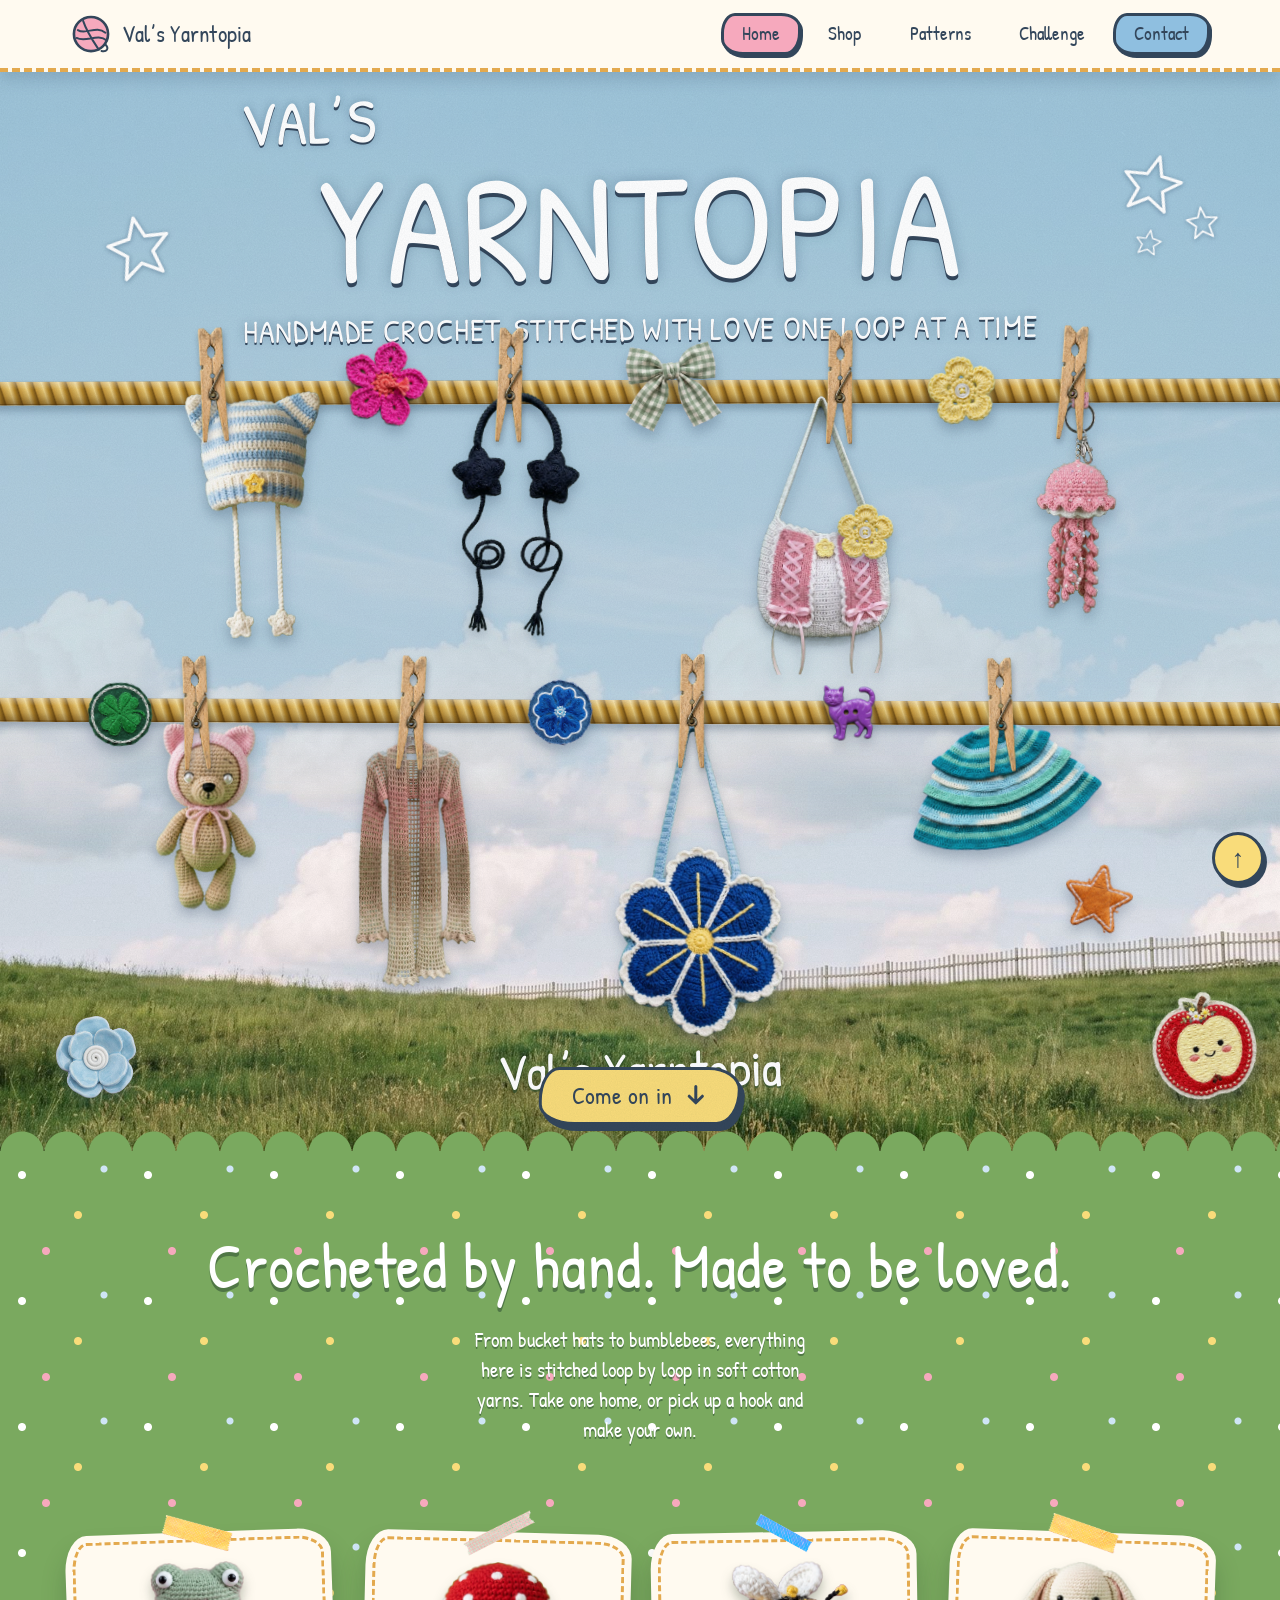
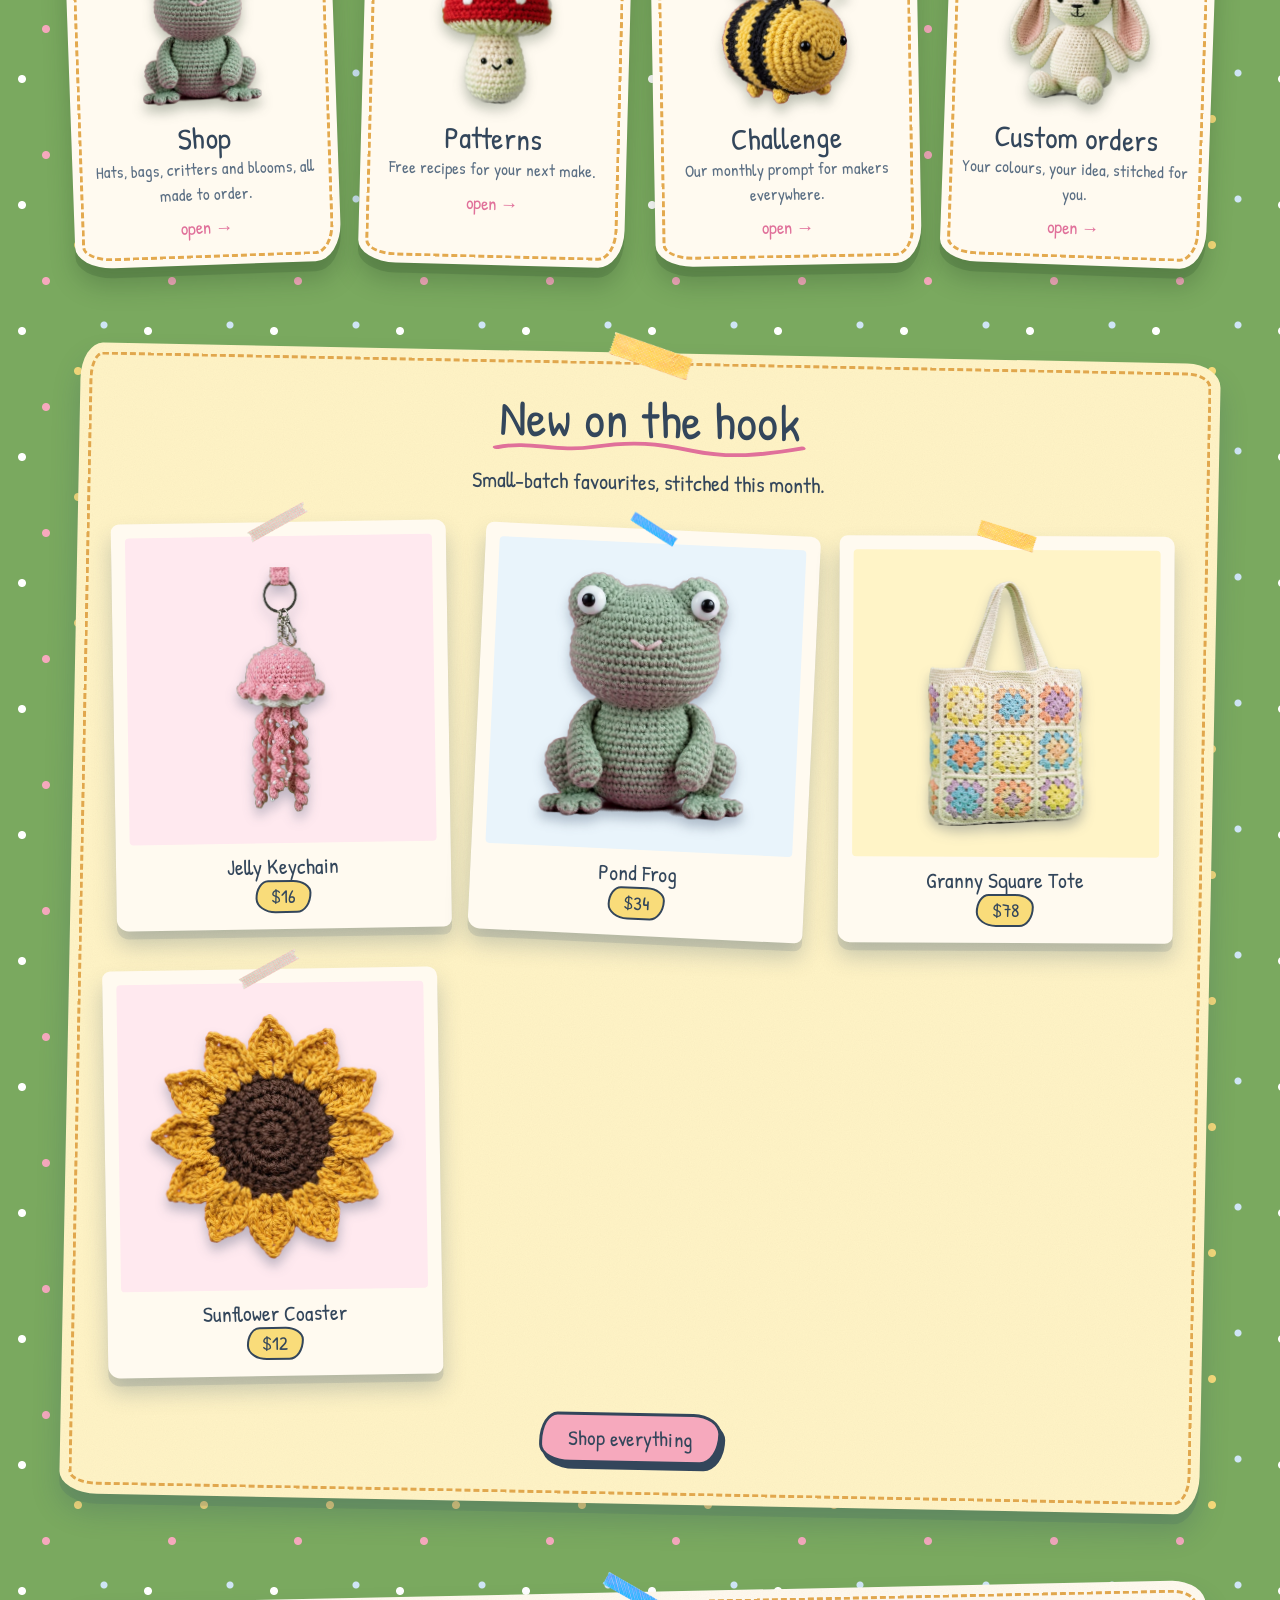
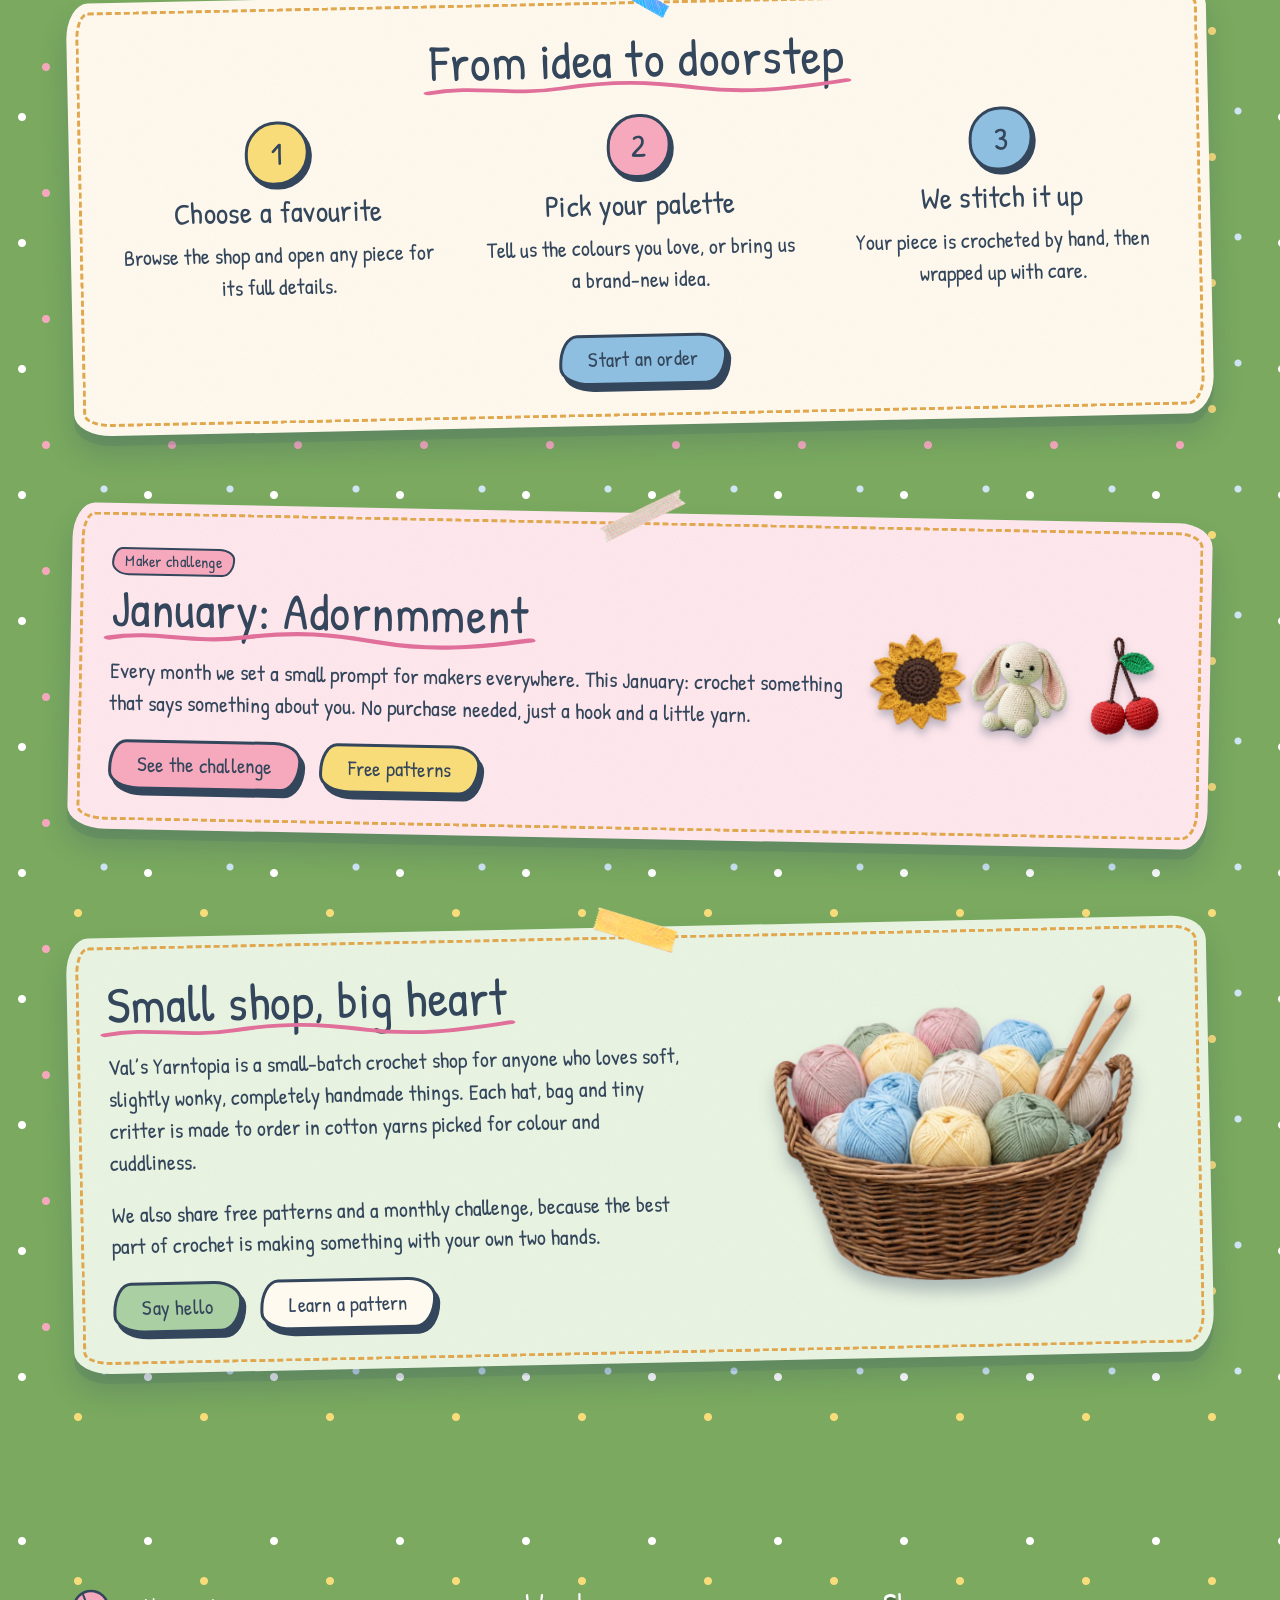
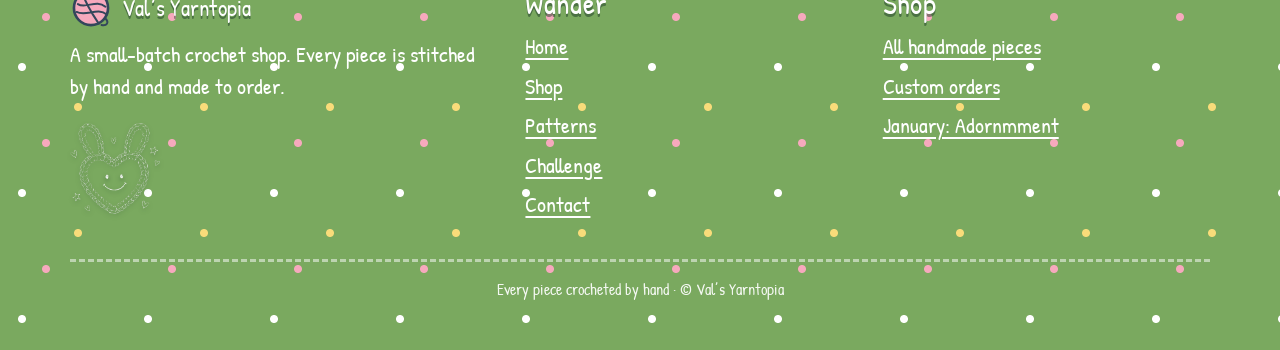
<file: index.html>
<!DOCTYPE html>
<html lang="en">
<head>
  <meta charset="utf-8">
  <meta name="viewport" content="width=device-width, initial-scale=1">
  <title>Val’s Yarntopia · Handmade Crochet Shop</title>
  <meta name="description" content="Val’s Yarntopia: a handmade crochet shop. Wearables, bags, amigurumi critters and blooms, made to order. January Challenge: Adornmment.">
  <link rel="icon" href="data:image/svg+xml,%3Csvg%20xmlns%3D'http%3A%2F%2Fwww.w3.org%2F2000%2Fsvg'%20viewBox%3D'0%200%2064%2064'%3E%3Ccircle%20cx%3D'32'%20cy%3D'32'%20r%3D'26'%20fill%3D'%23f6a9bd'%20stroke%3D'%2333465b'%20stroke-width%3D'4'%2F%3E%3Cpath%20d%3D'M12%2026%20C%2024%2034%2C%2040%2018%2C%2054%2030%20M10%2038%20C%2024%2046%2C%2042%2030%2C%2056%2042%20M20%2012%20C%2026%2030%2C%2036%2044%2C%2044%2056'%20fill%3D'none'%20stroke%3D'%2333465b'%20stroke-width%3D'3'%20stroke-linecap%3D'round'%2F%3E%3C%2Fsvg%3E">
  <link rel="preconnect" href="https://fonts.googleapis.com">
  <link rel="preconnect" href="https://fonts.gstatic.com" crossorigin>
  <link href="https://fonts.googleapis.com/css2?family=Chewy&family=Patrick+Hand&display=swap" rel="stylesheet">
  <link rel="stylesheet" href="style.css">
  <link rel="stylesheet" href="site.css">
</head><body class="home">
<a class="skip" href="#main">Skip to content</a>
<header class="topbar">
  <div class="wrap">
    <a class="logo" href="index.html"><svg viewBox="0 0 64 64" aria-hidden="true"><circle cx="32" cy="32" r="26" fill="#f6a9bd" stroke="#33465b" stroke-width="4"/><path d="M12 26 C 24 34, 40 18, 54 30 M10 38 C 24 46, 42 30, 56 42 M20 12 C 26 30, 36 44, 44 56" fill="none" stroke="#33465b" stroke-width="3" stroke-linecap="round"/><path d="M54 48 C 60 54, 56 60, 48 58" fill="none" stroke="#33465b" stroke-width="3" stroke-linecap="round"/></svg><span>Val’s Yarntopia</span></a>
    <input class="nav-toggle" type="checkbox" id="nav-toggle" aria-label="Toggle menu">
    <label class="burger" for="nav-toggle" aria-hidden="true"><span></span><span></span><span></span></label>
    <nav class="nav" aria-label="Main">
      <ul>
        <li><a href="index.html" aria-current="page">Home</a></li>
        <li><a href="shop.html">Shop</a></li>
        <li><a href="patterns.html">Patterns</a></li>
        <li><a href="challenges.html">Challenge</a></li>
        <li><a href="contact.html">Contact</a></li>
      </ul>
    </nav>
  </div>
</header>
<main id="main" class="scene">

  <!-- ropes run edge to edge -->
  <div class="rope rope-1" aria-hidden="true"></div>
  <div class="rope rope-2" aria-hidden="true"></div>

  <div class="stage">

    <header class="titles">
      <p class="kicker">Val’s</p>
      <h1 class="title"><span class="sr">Val’s </span>Yarntopia</h1>
      <p class="subtitle">Handmade crochet, stitched with love one loop at a time</p>

      <!-- hand-drawn stars -->
      <svg class="star star-a" viewBox="0 0 100 100" aria-hidden="true"><path d="M50 8 L61 36 L92 39 L68 59 L76 90 L49 73 L23 91 L31 60 L7 40 L38 36 Z"/></svg>
      <svg class="star star-b" viewBox="0 0 100 100" aria-hidden="true"><path d="M52 6 L62 35 L94 37 L69 58 L79 88 L50 72 L22 92 L31 61 L6 41 L39 36 Z"/></svg>
      <svg class="star star-c" viewBox="0 0 100 100" aria-hidden="true"><path d="M50 9 L60 37 L91 42 L67 60 L74 91 L48 74 L24 90 L32 59 L9 38 L40 35 Z"/></svg>
      <svg class="star star-d" viewBox="0 0 100 100" aria-hidden="true"><path d="M51 7 L62 34 L93 40 L70 60 L77 89 L50 74 L21 90 L30 60 L8 39 L39 37 Z"/></svg>
    </header>

    <!-- small decorations on the rope -->
    <a class="hot" href="shop.html#pc-hibiscus" aria-label="Hot Pink Bloom"><img class="item flower-pink"   src="assets/flower-pink.webp"   alt="Pink crochet flower"></a>
    <img class="item bow"           src="assets/bow.webp"           alt="Green gingham bow">
    <a class="hot" href="shop.html#pc-butter" aria-label="Buttercup Flower"><img class="item flower-yellow" src="assets/flower-yellow.webp" alt="Yellow crochet flower"></a>
    <img class="item clover"        src="assets/clover.webp"        alt="Embroidered four-leaf clover">
    <img class="item patch-blue"    src="assets/patch-blue.webp"    alt="Blue embroidered flower">
    <img class="item cat"           src="assets/cat.webp"           alt="Purple cat button">

    <!-- top row -->
    <a class="hot" href="shop.html#pc-hat" aria-label="Sunday Morning Bonnet"><img class="item hat"       src="assets/hat.webp"       alt="Striped crochet cat-ear bonnet"></a>
    <a class="hot" href="shop.html#pc-star" aria-label="Star Headphones"><img class="item star-char" src="assets/star-char.webp" alt="Navy crochet star headphones"></a>
    <a class="hot" href="shop.html#pc-pouch" aria-label="Ribbon Corset Bag"><img class="item pouch"     src="assets/pouch.webp"     alt="Pink and white crochet bag"></a>
    <img class="item pouch-flower" src="assets/flower-yellow.webp" alt="">
    <a class="hot" href="shop.html#pc-jelly" aria-label="Jelly Keychain"><img class="item jelly"     src="assets/jelly.webp"     alt="Pink crochet jellyfish keychain"></a>

    <!-- bottom row -->
    <a class="hot" href="shop.html#pc-doll" aria-label="Bonnet Bear"><img class="item doll"       src="assets/doll.webp"        alt="Crochet teddy doll"></a>
    <a class="hot" href="shop.html#pc-scarf" aria-label="Sunset Mesh Shrug"><img class="item scarf"      src="assets/scarf.webp"       alt="Mesh crochet shrug"></a>
    <a class="hot" href="shop.html#pc-bluebell" aria-label="Bluebell Bag"><img class="item flower-blue" src="assets/flower-blue.webp" alt="Blue crochet flower bag"></a>
    <a class="hot" href="shop.html#pc-ruffle" aria-label="Sea-Glass Ruffle Hat"><img class="item skirt"      src="assets/skirt.webp"       alt="Ruffled turquoise crochet hat"></a>

    <!-- clothespins -->
    <img class="pin pin-hat"   src="assets/pin.webp" alt="">
    <img class="pin pin-star"  src="assets/pin.webp" alt="">
    <img class="pin pin-pouch" src="assets/pin.webp" alt="">
    <img class="pin pin-jelly" src="assets/pin.webp" alt="">
    <img class="pin pin-doll"  src="assets/pin.webp" alt="">
    <img class="pin pin-scarf" src="assets/pin.webp" alt="">
    <img class="pin pin-bag"   src="assets/pin.webp" alt="">
    <img class="pin pin-skirt" src="assets/pin.webp" alt="">

    <!-- corner stickers -->
    <img class="item star-orange" src="assets/star-orange.webp" alt="">
    <a class="hot" href="patterns.html" aria-label="Free patterns"><img class="item swirl"       src="assets/swirl.webp"       alt="Pale blue flower trinket"></a>
    <a class="hot" href="contact.html" aria-label="Custom orders"><img class="item apple"       src="assets/apple.webp"       alt="Smiling apple patch"></a>

    <footer class="brand">Val’s Yarntopia</footer>
    <a class="btn btn-yellow enter" href="#hello">Come on in <svg class="d" viewBox="0 0 40 40" aria-hidden="true"><path d="M20 6 V32 M9 22 L20 33 L31 22"/></svg></a>
  </div>
</main>
<div class="meadow" id="hello">
  <div class="wrap">

    <section class="hero-band">
      <h2>Crocheted by hand. Made to be loved.</h2>
      <p>From bucket hats to bumblebees, everything here is stitched loop by loop in soft cotton yarns. Take one home, or pick up a hook and make your own.</p>
    </section>

    <section class="section" aria-label="Where to go">
      <div class="doors">
        <a class="door" href="shop.html"><img src="assets/frog.webp" alt=""><h3>Shop</h3><p>Hats, bags, critters and blooms, all made to order.</p><span class="go">open →</span></a>
        <a class="door" href="patterns.html"><img src="assets/mushroom.webp" alt=""><h3>Patterns</h3><p>Free recipes for your next make.</p><span class="go">open →</span></a>
        <a class="door" href="challenges.html"><img src="assets/bee.webp" alt=""><h3>Challenge</h3><p>Our monthly prompt for makers everywhere.</p><span class="go">open →</span></a>
        <a class="door" href="contact.html"><img src="assets/bunny.webp" alt=""><h3>Custom orders</h3><p>Your colours, your idea, stitched for you.</p><span class="go">open →</span></a>
      </div>
    </section>

    <section class="section">
      <div class="paper yellow tape-yellow tilt-r">
        <h2 style="text-align:center"><span class="scribble">New on the hook</span></h2>
        <p style="text-align:center">Small-batch favourites, stitched this month.</p>
        <div class="grid">
        <a class="p crit" href="shop.html#pc-jelly"><div class="ph"><img src="assets/jelly.webp" alt="Jelly Keychain" loading="lazy"></div><div class="cap"><b>Jelly Keychain</b><small>$16</small></div></a>
        <a class="p crit" href="shop.html#pc-frog"><div class="ph"><img src="assets/frog.webp" alt="Pond Frog" loading="lazy"></div><div class="cap"><b>Pond Frog</b><small>$34</small></div></a>
        <a class="p bag" href="shop.html#pc-tote"><div class="ph"><img src="assets/tote.webp" alt="Granny Square Tote" loading="lazy"></div><div class="cap"><b>Granny Square Tote</b><small>$78</small></div></a>
        <a class="p bloom" href="shop.html#pc-sunflower"><div class="ph"><img src="assets/sunflower.webp" alt="Sunflower Coaster" loading="lazy"></div><div class="cap"><b>Sunflower Coaster</b><small>$12</small></div></a>
        </div>
        <div class="btn-row" style="justify-content:center"><a class="btn" href="shop.html">Shop everything</a></div>
      </div>
    </section>

    <section class="section">
      <div class="paper tape-blue tilt-l">
        <h2 style="text-align:center"><span class="scribble">From idea to doorstep</span></h2>
        <div class="steps">
          <div class="step"><h3>Choose a favourite</h3><p>Browse the shop and open any piece for its full details.</p></div>
          <div class="step"><h3>Pick your palette</h3><p>Tell us the colours you love, or bring us a brand-new idea.</p></div>
          <div class="step"><h3>We stitch it up</h3><p>Your piece is crocheted by hand, then wrapped up with care.</p></div>
        </div>
        <div class="btn-row" style="justify-content:center;margin-top:10px"><a class="btn btn-blue" href="contact.html">Start an order</a></div>
      </div>
    </section>

    <section class="section">
      <div class="paper pinkish tape-pink tilt-r">
        <div class="banner">
          <div>
            <p class="chip pink">Maker challenge</p>
            <h2><span class="scribble">January: Adornmment</span></h2>
            <p>Every month we set a small prompt for makers everywhere. This January: crochet something that says something about you. No purchase needed, just a hook and a little yarn.</p>
            <div class="btn-row">
              <a class="btn" href="challenges.html">See the challenge</a>
              <a class="btn btn-yellow" href="patterns.html">Free patterns</a>
            </div>
          </div>
          <div class="peek" aria-hidden="true">
            <img src="assets/sunflower.webp" alt=""><img src="assets/bunny.webp" alt=""><img src="assets/cherries.webp" alt="">
          </div>
        </div>
      </div>
    </section>

    <section class="section">
      <div class="paper sage tape-yellow tilt-l">
        <div class="two-col">
          <div>
            <h2><span class="scribble">Small shop, big heart</span></h2>
            <p>Val’s Yarntopia is a small-batch crochet shop for anyone who loves soft, slightly wonky, completely handmade things. Each hat, bag and tiny critter is made to order in cotton yarns picked for colour and cuddliness.</p>
            <p>We also share free patterns and a monthly challenge, because the best part of crochet is making something with your own two hands.</p>
            <div class="btn-row"><a class="btn btn-sage" href="contact.html">Say hello</a><a class="btn btn-cream" href="patterns.html">Learn a pattern</a></div>
          </div>
          <div style="text-align:center"><img src="assets/basket.webp" alt="A basket of pastel yarn balls with wooden crochet hooks" style="width:min(100%,360px);filter:drop-shadow(0 12px 8px rgba(40,60,90,.3))"></div>
        </div>
      </div>
    </section>

  </div>
</div>
<footer class="footer">
  <div class="wrap">
    <div>
      <a class="logo" href="index.html"><svg viewBox="0 0 64 64" aria-hidden="true"><circle cx="32" cy="32" r="26" fill="#f6a9bd" stroke="#33465b" stroke-width="4"/><path d="M12 26 C 24 34, 40 18, 54 30 M10 38 C 24 46, 42 30, 56 42 M20 12 C 26 30, 36 44, 44 56" fill="none" stroke="#33465b" stroke-width="3" stroke-linecap="round"/><path d="M54 48 C 60 54, 56 60, 48 58" fill="none" stroke="#33465b" stroke-width="3" stroke-linecap="round"/></svg><span>Val’s Yarntopia</span></a>
      <p>A small-batch crochet shop. Every piece is stitched by hand and made to order.</p>
      <img src="assets/d-heart.webp" alt="" width="90" style="filter:drop-shadow(0 2px 2px rgba(20,50,30,.5))">
    </div>
    <div>
      <h3>Wander</h3>
      <ul>
        <li><a href="index.html">Home</a></li>
        <li><a href="shop.html">Shop</a></li>
        <li><a href="patterns.html">Patterns</a></li>
        <li><a href="challenges.html">Challenge</a></li>
        <li><a href="contact.html">Contact</a></li>
      </ul>
    </div>
    <div>
      <h3>Shop</h3>
      <ul>
        <li><a href="shop.html">All handmade pieces</a></li>
        <li><a href="contact.html">Custom orders</a></li>
        <li><a href="challenges.html">January: Adornmment</a></li>
      </ul>
    </div>
    <p class="fine">Every piece crocheted by hand · © Val’s Yarntopia</p>
  </div>
</footer>
<a class="up" href="#main" aria-label="Back to top">↑</a>
</body>
</html>
</file>
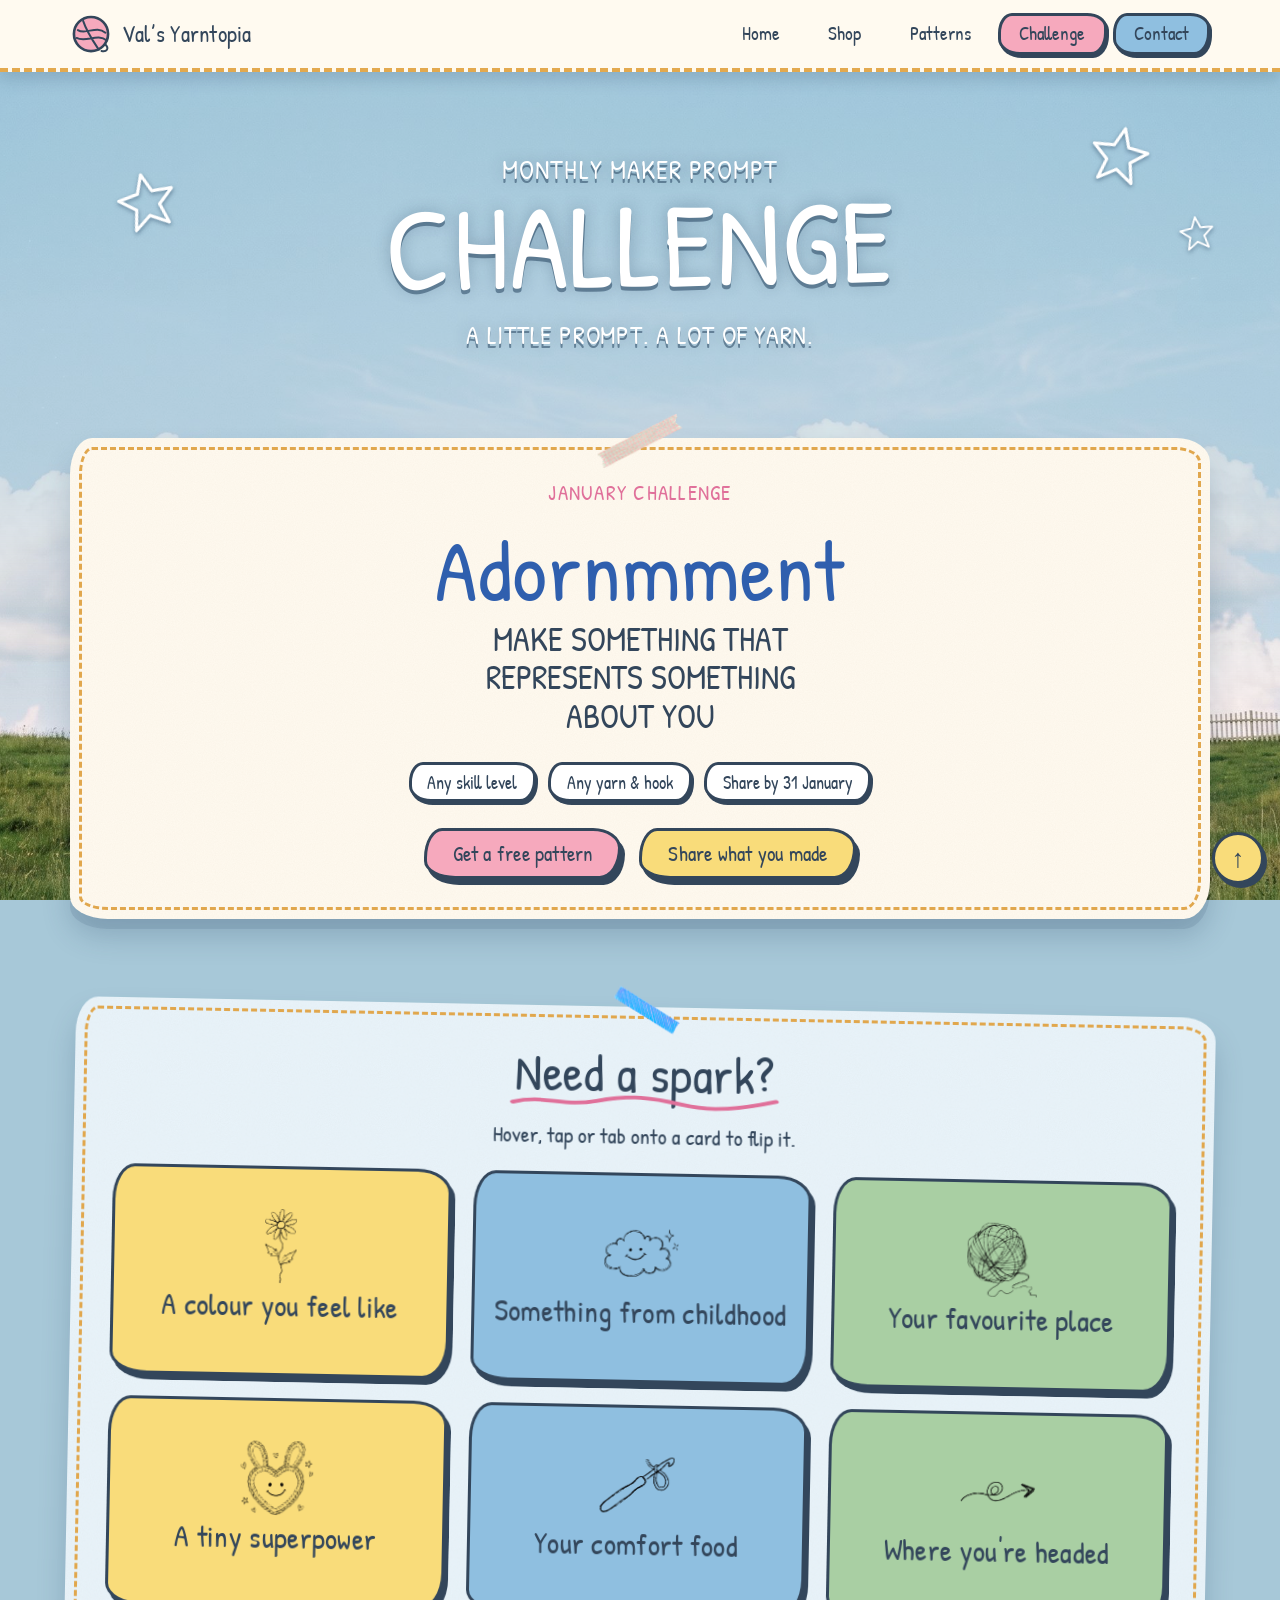
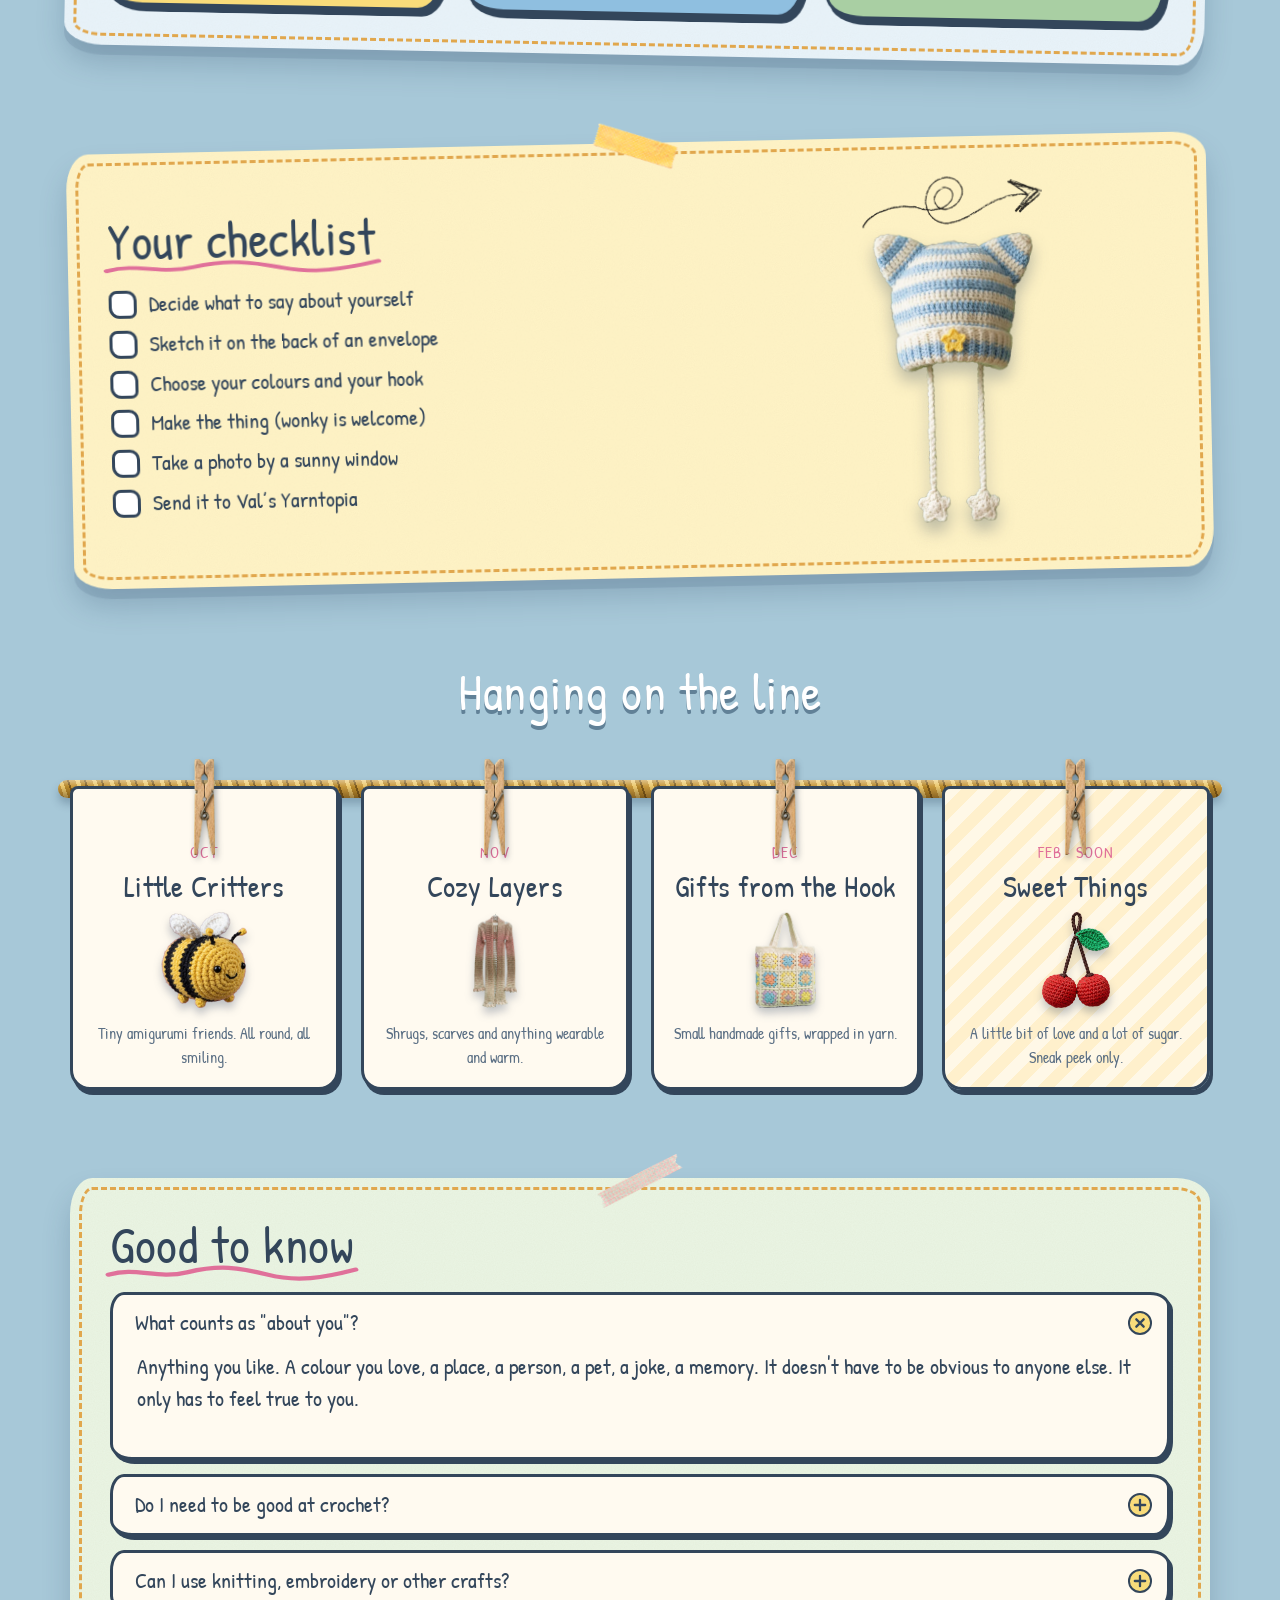
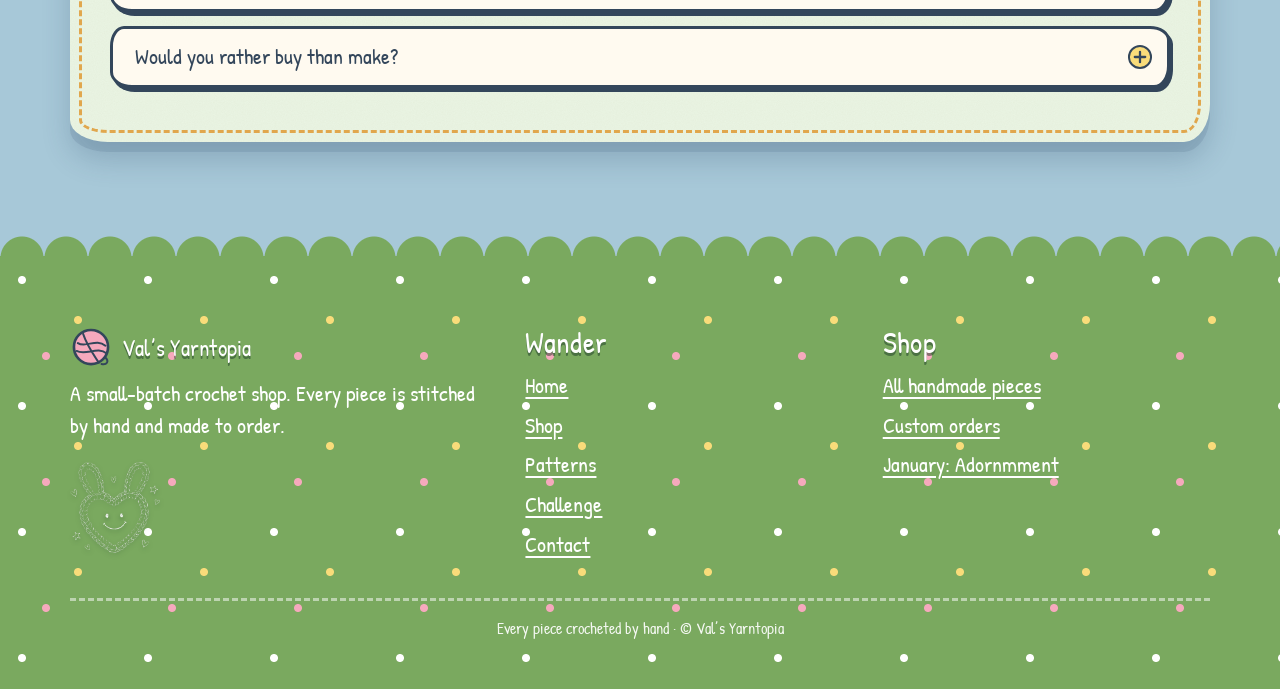
<file: challenges.html>
<!DOCTYPE html>
<html lang="en">
<head>
  <meta charset="utf-8">
  <meta name="viewport" content="width=device-width, initial-scale=1">
  <title>Monthly Challenge · Val’s Yarntopia</title>
  <meta name="description" content="Val’s Yarntopia monthly crochet challenge: this month's prompt, how it works and the ones that came before.">
  <link rel="icon" href="data:image/svg+xml,%3Csvg%20xmlns%3D'http%3A%2F%2Fwww.w3.org%2F2000%2Fsvg'%20viewBox%3D'0%200%2064%2064'%3E%3Ccircle%20cx%3D'32'%20cy%3D'32'%20r%3D'26'%20fill%3D'%23f6a9bd'%20stroke%3D'%2333465b'%20stroke-width%3D'4'%2F%3E%3Cpath%20d%3D'M12%2026%20C%2024%2034%2C%2040%2018%2C%2054%2030%20M10%2038%20C%2024%2046%2C%2042%2030%2C%2056%2042%20M20%2012%20C%2026%2030%2C%2036%2044%2C%2044%2056'%20fill%3D'none'%20stroke%3D'%2333465b'%20stroke-width%3D'3'%20stroke-linecap%3D'round'%2F%3E%3C%2Fsvg%3E">
  <link rel="preconnect" href="https://fonts.googleapis.com">
  <link rel="preconnect" href="https://fonts.gstatic.com" crossorigin>
  <link href="https://fonts.googleapis.com/css2?family=Chewy&family=Patrick+Hand&display=swap" rel="stylesheet">

  <link rel="stylesheet" href="site.css">
</head><body class="site">
<a class="skip" href="#main">Skip to content</a>
<header class="topbar">
  <div class="wrap">
    <a class="logo" href="index.html"><svg viewBox="0 0 64 64" aria-hidden="true"><circle cx="32" cy="32" r="26" fill="#f6a9bd" stroke="#33465b" stroke-width="4"/><path d="M12 26 C 24 34, 40 18, 54 30 M10 38 C 24 46, 42 30, 56 42 M20 12 C 26 30, 36 44, 44 56" fill="none" stroke="#33465b" stroke-width="3" stroke-linecap="round"/><path d="M54 48 C 60 54, 56 60, 48 58" fill="none" stroke="#33465b" stroke-width="3" stroke-linecap="round"/></svg><span>Val’s Yarntopia</span></a>
    <input class="nav-toggle" type="checkbox" id="nav-toggle" aria-label="Toggle menu">
    <label class="burger" for="nav-toggle" aria-hidden="true"><span></span><span></span><span></span></label>
    <nav class="nav" aria-label="Main">
      <ul>
        <li><a href="index.html">Home</a></li>
        <li><a href="shop.html">Shop</a></li>
        <li><a href="patterns.html">Patterns</a></li>
        <li><a href="challenges.html" aria-current="page">Challenge</a></li>
        <li><a href="contact.html">Contact</a></li>
      </ul>
    </nav>
  </div>
</header>

<main id="main">
<div class="page-head">
  <svg class="doodle-star s1" viewBox="0 0 100 100" aria-hidden="true"><path d="M50 8 L61 36 L92 39 L68 59 L76 90 L49 73 L23 91 L31 60 L7 40 L38 36 Z"/></svg><svg class="doodle-star s2" viewBox="0 0 100 100" aria-hidden="true"><path d="M50 8 L61 36 L92 39 L68 59 L76 90 L49 73 L23 91 L31 60 L7 40 L38 36 Z"/></svg><svg class="doodle-star s3" viewBox="0 0 100 100" aria-hidden="true"><path d="M50 8 L61 36 L92 39 L68 59 L76 90 L49 73 L23 91 L31 60 L7 40 L38 36 Z"/></svg>
  <div class="wrap">
    <p class="kicker2">Monthly maker prompt</p>
    <h1>Challenge</h1>
    <p class="lede">A little prompt. A lot of yarn.</p>
  </div>
</div>
<div class="wrap">

  <section class="section">
    <div class="paper challenge-card">
      <p class="month">January challenge</p>
      <h2>Adornmment</h2>
      <p class="prompt">Make something that represents something about you</p>
      <ul class="facts">
        <li>Any skill level</li>
        <li>Any yarn &amp; hook</li>
        <li>Share by 31 January</li>
      </ul>
      <div class="btn-row" style="justify-content:center">
        <a class="btn" href="patterns.html">Get a free pattern</a>
        <a class="btn btn-yellow" href="contact.html">Share what you made</a>
      </div>
    </div>
  </section>

  <section class="section">
    <div class="paper blue tape-blue tilt-r">
      <h2 style="text-align:center"><span class="scribble">Need a spark?</span></h2>
      <p style="text-align:center">Hover, tap or tab onto a card to flip it.</p>
      <div class="flips">
        <div class="flip" tabindex="0"><div class="flip-in">
          <div class="face front"><img src="assets/d-daisy.webp" alt="" style="filter:invert(1) brightness(.35) drop-shadow(0 0 0 #000)"><h3>A colour you feel like</h3></div>
          <div class="face back"><p>Choose the yarn first. Then make a tiny thing that matches your mood: a flower, a keychain, a headband.</p></div>
        </div></div>
        <div class="flip" tabindex="0"><div class="flip-in">
          <div class="face front"><img src="assets/d-cloud.webp" alt="" style="filter:invert(1) brightness(.35) drop-shadow(0 0 0 #000)"><h3>Something from childhood</h3></div>
          <div class="face back"><p>A blanket, a bedtime toy, a lunchbox sticker. Crochet the thing you still remember by heart.</p></div>
        </div></div>
        <div class="flip" tabindex="0"><div class="flip-in">
          <div class="face front"><img src="assets/d-yarn.webp" alt="" style="filter:invert(1) brightness(.35) drop-shadow(0 0 0 #000)"><h3>Your favourite place</h3></div>
          <div class="face back"><p>Turn a bench, a beach or your kitchen window into a small motif or a patch.</p></div>
        </div></div>
        <div class="flip" tabindex="0"><div class="flip-in">
          <div class="face front"><img src="assets/d-heart.webp" alt="" style="filter:invert(1) brightness(.35) drop-shadow(0 0 0 #000)"><h3>A tiny superpower</h3></div>
          <div class="face back"><p>Give a critter your best trait: a cape for the brave, big ears for the good listener.</p></div>
        </div></div>
        <div class="flip" tabindex="0"><div class="flip-in">
          <div class="face front"><img src="assets/d-hook.webp" alt="" style="filter:invert(1) brightness(.35) drop-shadow(0 0 0 #000)"><h3>Your comfort food</h3></div>
          <div class="face back"><p>A cherry pair, a mushroom, a slice of toast. Snacks are the best amigurumi.</p></div>
        </div></div>
        <div class="flip" tabindex="0"><div class="flip-in">
          <div class="face front"><img src="assets/d-arrow.webp" alt="" style="filter:invert(1) brightness(.35) drop-shadow(0 0 0 #000)"><h3>Where you're headed</h3></div>
          <div class="face back"><p>A hat for someone you'll be, a bag for a trip you're planning, a charm for luck.</p></div>
        </div></div>
      </div>
    </div>
  </section>

  <section class="section">
    <div class="paper yellow tape-yellow tilt-l">
      <div class="two-col">
        <div>
          <h2><span class="scribble">Your checklist</span></h2>
          <ul class="checks">
            <li><label><input type="checkbox"><span>Decide what to say about yourself</span></label></li>
            <li><label><input type="checkbox"><span>Sketch it on the back of an envelope</span></label></li>
            <li><label><input type="checkbox"><span>Choose your colours and your hook</span></label></li>
            <li><label><input type="checkbox"><span>Make the thing (wonky is welcome)</span></label></li>
            <li><label><input type="checkbox"><span>Take a photo by a sunny window</span></label></li>
            <li><label><input type="checkbox"><span>Send it to Val’s Yarntopia</span></label></li>
          </ul>
        </div>
        <div style="text-align:center"><img src="assets/d-arrow.webp" alt="" class="doodle ink" style="width:180px;margin:0 auto 6px;filter:invert(1) brightness(.4)"><img src="assets/hat.webp" alt="Striped crochet bonnet" style="width:160px;filter:drop-shadow(0 10px 8px rgba(40,60,90,.3))"></div>
      </div>
    </div>
  </section>

  <section class="section">
    <h2 style="text-align:center;color:#fff;text-shadow:0 4px 0 rgba(28,58,86,.5)">Hanging on the line</h2>
    <div class="line-wrap">
      <div class="rope-h" aria-hidden="true"></div>
      <div class="tags">
        <article class="tag"><span class="mo">Oct</span><h3>Little Critters</h3><img src="assets/bee.webp" alt=""><p>Tiny amigurumi friends. All round, all smiling.</p></article>
        <article class="tag"><span class="mo">Nov</span><h3>Cozy Layers</h3><img src="assets/scarf.webp" alt=""><p>Shrugs, scarves and anything wearable and warm.</p></article>
        <article class="tag"><span class="mo">Dec</span><h3>Gifts from the Hook</h3><img src="assets/tote.webp" alt=""><p>Small handmade gifts, wrapped in yarn.</p></article>
        <article class="tag soon"><span class="mo">Feb · soon</span><h3>Sweet Things</h3><img src="assets/cherries.webp" alt=""><p>A little bit of love and a lot of sugar. Sneak peek only.</p></article>
      </div>
    </div>
  </section>

  <section class="section">
    <div class="paper sage tape-pink">
      <h2><span class="scribble">Good to know</span></h2>
      <details class="acc" open><summary>What counts as "about you"?</summary><div><p>Anything you like. A colour you love, a place, a person, a pet, a joke, a memory. It doesn't have to be obvious to anyone else. It only has to feel true to you.</p></div></details>
      <details class="acc"><summary>Do I need to be good at crochet?</summary><div><p>Not even slightly. Try a granny square or a flower from our <a href="patterns.html">free patterns</a> and dress it up.</p></div></details>
      <details class="acc"><summary>Can I use knitting, embroidery or other crafts?</summary><div><p>Crochet is the star, but mixed materials are lovely: buttons, ribbon, embroidery, felt, beads.</p></div></details>
      <details class="acc"><summary>Would you rather buy than make?</summary><div><p>Of course. Browse the <a href="shop.html">shop</a> or ask for a <a href="contact.html">custom piece</a> that says something about you.</p></div></details>
    </div>
  </section>

</div>
</main>
<footer class="footer">
  <div class="wrap">
    <div>
      <a class="logo" href="index.html"><svg viewBox="0 0 64 64" aria-hidden="true"><circle cx="32" cy="32" r="26" fill="#f6a9bd" stroke="#33465b" stroke-width="4"/><path d="M12 26 C 24 34, 40 18, 54 30 M10 38 C 24 46, 42 30, 56 42 M20 12 C 26 30, 36 44, 44 56" fill="none" stroke="#33465b" stroke-width="3" stroke-linecap="round"/><path d="M54 48 C 60 54, 56 60, 48 58" fill="none" stroke="#33465b" stroke-width="3" stroke-linecap="round"/></svg><span>Val’s Yarntopia</span></a>
      <p>A small-batch crochet shop. Every piece is stitched by hand and made to order.</p>
      <img src="assets/d-heart.webp" alt="" width="90" style="filter:drop-shadow(0 2px 2px rgba(20,50,30,.5))">
    </div>
    <div>
      <h3>Wander</h3>
      <ul>
        <li><a href="index.html">Home</a></li>
        <li><a href="shop.html">Shop</a></li>
        <li><a href="patterns.html">Patterns</a></li>
        <li><a href="challenges.html">Challenge</a></li>
        <li><a href="contact.html">Contact</a></li>
      </ul>
    </div>
    <div>
      <h3>Shop</h3>
      <ul>
        <li><a href="shop.html">All handmade pieces</a></li>
        <li><a href="contact.html">Custom orders</a></li>
        <li><a href="challenges.html">January: Adornmment</a></li>
      </ul>
    </div>
    <p class="fine">Every piece crocheted by hand · © Val’s Yarntopia</p>
  </div>
</footer>
<a class="up" href="#main" aria-label="Back to top">↑</a>
</body>
</html>
</file>
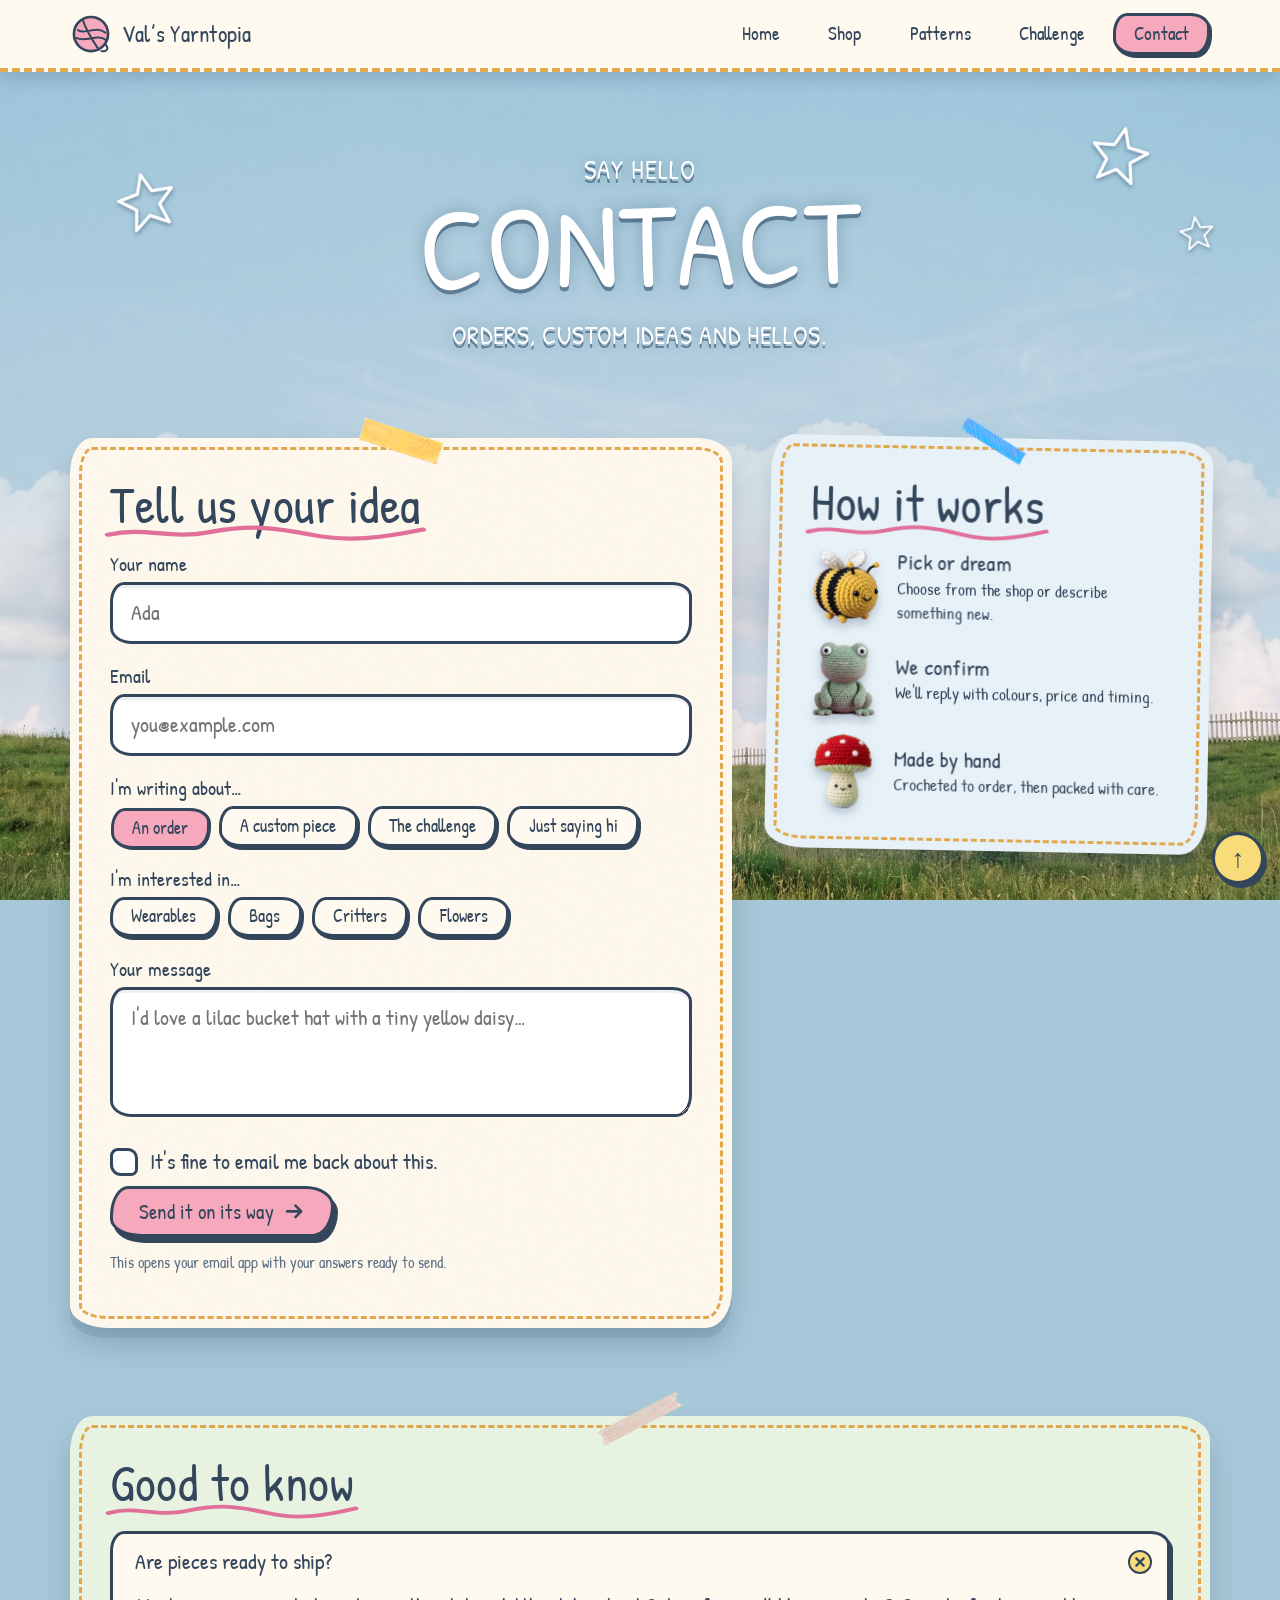
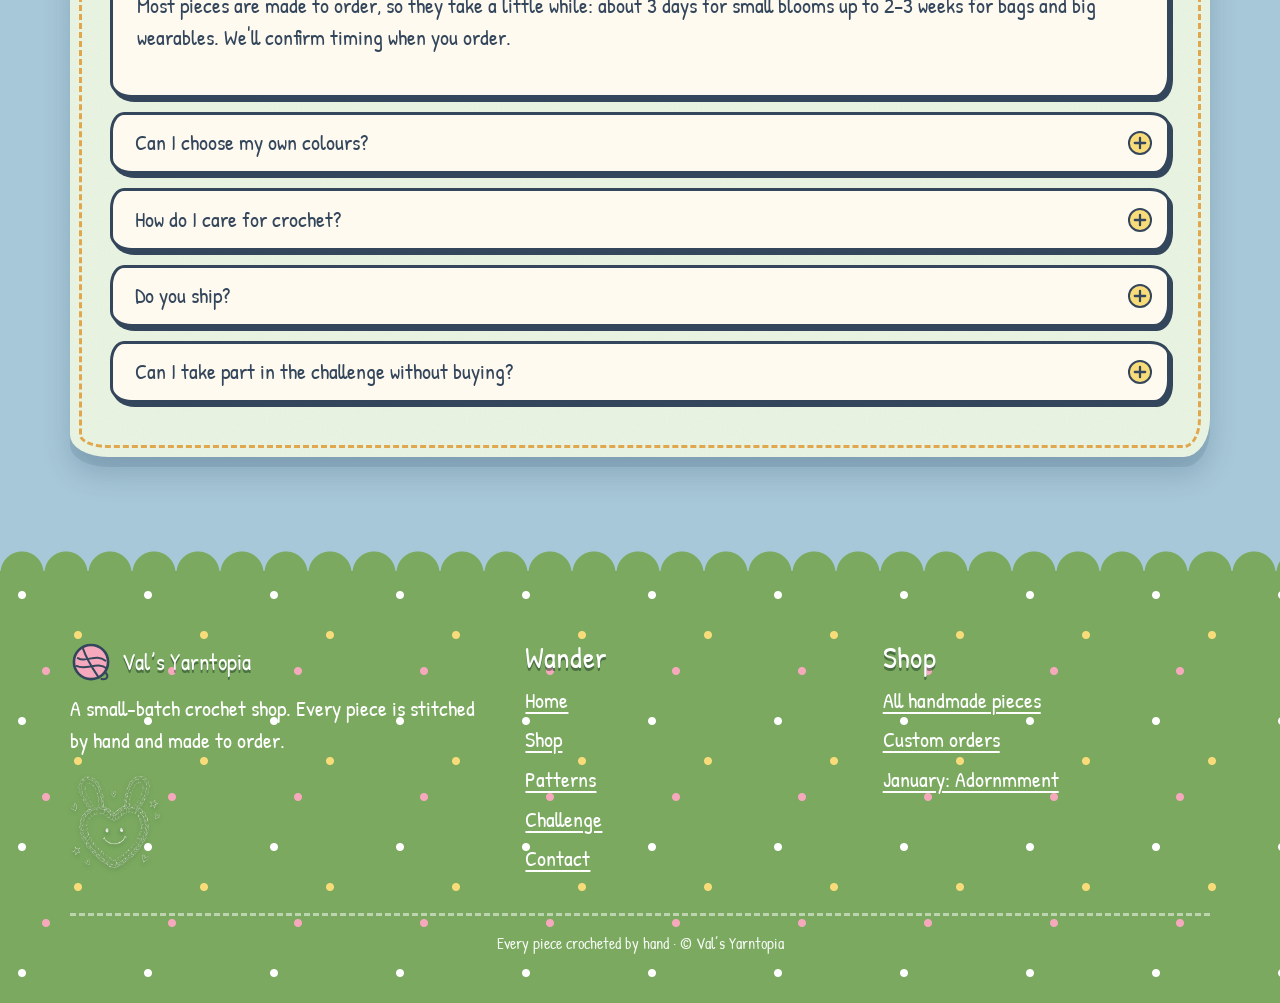
<file: contact.html>
<!DOCTYPE html>
<html lang="en">
<head>
  <meta charset="utf-8">
  <meta name="viewport" content="width=device-width, initial-scale=1">
  <title>Contact & Custom Orders · Val’s Yarntopia</title>
  <meta name="description" content="Get in touch with Val’s Yarntopia: order a handmade crochet piece, ask for a custom design, or say hello.">
  <link rel="icon" href="data:image/svg+xml,%3Csvg%20xmlns%3D'http%3A%2F%2Fwww.w3.org%2F2000%2Fsvg'%20viewBox%3D'0%200%2064%2064'%3E%3Ccircle%20cx%3D'32'%20cy%3D'32'%20r%3D'26'%20fill%3D'%23f6a9bd'%20stroke%3D'%2333465b'%20stroke-width%3D'4'%2F%3E%3Cpath%20d%3D'M12%2026%20C%2024%2034%2C%2040%2018%2C%2054%2030%20M10%2038%20C%2024%2046%2C%2042%2030%2C%2056%2042%20M20%2012%20C%2026%2030%2C%2036%2044%2C%2044%2056'%20fill%3D'none'%20stroke%3D'%2333465b'%20stroke-width%3D'3'%20stroke-linecap%3D'round'%2F%3E%3C%2Fsvg%3E">
  <link rel="preconnect" href="https://fonts.googleapis.com">
  <link rel="preconnect" href="https://fonts.gstatic.com" crossorigin>
  <link href="https://fonts.googleapis.com/css2?family=Chewy&family=Patrick+Hand&display=swap" rel="stylesheet">

  <link rel="stylesheet" href="site.css">
</head><body class="site">
<a class="skip" href="#main">Skip to content</a>
<header class="topbar">
  <div class="wrap">
    <a class="logo" href="index.html"><svg viewBox="0 0 64 64" aria-hidden="true"><circle cx="32" cy="32" r="26" fill="#f6a9bd" stroke="#33465b" stroke-width="4"/><path d="M12 26 C 24 34, 40 18, 54 30 M10 38 C 24 46, 42 30, 56 42 M20 12 C 26 30, 36 44, 44 56" fill="none" stroke="#33465b" stroke-width="3" stroke-linecap="round"/><path d="M54 48 C 60 54, 56 60, 48 58" fill="none" stroke="#33465b" stroke-width="3" stroke-linecap="round"/></svg><span>Val’s Yarntopia</span></a>
    <input class="nav-toggle" type="checkbox" id="nav-toggle" aria-label="Toggle menu">
    <label class="burger" for="nav-toggle" aria-hidden="true"><span></span><span></span><span></span></label>
    <nav class="nav" aria-label="Main">
      <ul>
        <li><a href="index.html">Home</a></li>
        <li><a href="shop.html">Shop</a></li>
        <li><a href="patterns.html">Patterns</a></li>
        <li><a href="challenges.html">Challenge</a></li>
        <li><a href="contact.html" aria-current="page">Contact</a></li>
      </ul>
    </nav>
  </div>
</header>

<main id="main">
<div class="page-head">
  <svg class="doodle-star s1" viewBox="0 0 100 100" aria-hidden="true"><path d="M50 8 L61 36 L92 39 L68 59 L76 90 L49 73 L23 91 L31 60 L7 40 L38 36 Z"/></svg><svg class="doodle-star s2" viewBox="0 0 100 100" aria-hidden="true"><path d="M50 8 L61 36 L92 39 L68 59 L76 90 L49 73 L23 91 L31 60 L7 40 L38 36 Z"/></svg><svg class="doodle-star s3" viewBox="0 0 100 100" aria-hidden="true"><path d="M50 8 L61 36 L92 39 L68 59 L76 90 L49 73 L23 91 L31 60 L7 40 L38 36 Z"/></svg>
  <div class="wrap">
    <p class="kicker2">Say hello</p>
    <h1>Contact</h1>
    <p class="lede">Orders, custom ideas and hellos.</p>
  </div>
</div>
<div class="wrap">
  <div class="join-grid">

    <section class="section">
      <form class="paper tape-yellow" action="mailto:hello@valsyarntopia.example" method="post" enctype="text/plain">
        <!-- Demo form: replace the mailto address (or point action at your own form service). -->
        <h2><span class="scribble">Tell us your idea</span></h2>
        <label class="field"><span class="lbl">Your name</span><input type="text" name="name" autocomplete="given-name" required placeholder="Ada"></label>
        <label class="field"><span class="lbl">Email</span><input type="email" name="email" autocomplete="email" required placeholder="you@example.com"></label>

        <fieldset class="field" style="border:0;padding:0;margin:0 0 20px">
          <legend class="lbl" style="font:400 1.25rem/1.2 var(--font-display);margin-bottom:6px;padding:0">I'm writing about…</legend>
          <div class="pills">
            <input type="radio" name="topic" id="l1" value="order" checked><label for="l1">An order</label>
            <input type="radio" name="topic" id="l2" value="custom"><label for="l2">A custom piece</label>
            <input type="radio" name="topic" id="l3" value="challenge"><label for="l3">The challenge</label>
            <input type="radio" name="topic" id="l4" value="hello"><label for="l4">Just saying hi</label>
          </div>
        </fieldset>

        <fieldset class="field" style="border:0;padding:0;margin:0 0 20px">
          <legend class="lbl" style="font:400 1.25rem/1.2 var(--font-display);margin-bottom:6px;padding:0">I'm interested in…</legend>
          <div class="pills">
            <input type="checkbox" name="likes" id="c1" value="wearables"><label for="c1">Wearables</label>
            <input type="checkbox" name="likes" id="c2" value="bags"><label for="c2">Bags</label>
            <input type="checkbox" name="likes" id="c3" value="critters"><label for="c3">Critters</label>
            <input type="checkbox" name="likes" id="c4" value="blooms"><label for="c4">Flowers</label>
          </div>
        </fieldset>

        <label class="field"><span class="lbl">Your message</span><textarea name="message" required placeholder="I'd love a lilac bucket hat with a tiny yellow daisy…"></textarea></label>
        <ul class="checks field"><li><label><input type="checkbox" name="agree" required><span>It's fine to email me back about this.</span></label></li></ul>
        <button class="btn" type="submit">Send it on its way <svg class="d" viewBox="0 0 40 40" aria-hidden="true"><path d="M6 20 H32 M22 9 L33 20 L22 31"/></svg></button>
        <p class="note-small" style="margin-top:14px">This opens your email app with your answers ready to send.</p>
      </form>
    </section>

    <aside class="section">
      <div class="paper blue tape-blue tilt-r">
        <h2><span class="scribble">How it works</span></h2>
        <div class="perks">
          <div class="perk"><img src="assets/bee.webp" alt=""><div><h3>Pick or dream</h3><p>Choose from the shop or describe something new.</p></div></div>
          <div class="perk"><img src="assets/frog.webp" alt=""><div><h3>We confirm</h3><p>We'll reply with colours, price and timing.</p></div></div>
          <div class="perk"><img src="assets/mushroom.webp" alt=""><div><h3>Made by hand</h3><p>Crocheted to order, then packed with care.</p></div></div>
        </div>
      </div>
    </aside>

  </div>

  <section class="section">
    <div class="paper sage tape-pink">
      <h2><span class="scribble">Good to know</span></h2>
      <details class="acc" open><summary>Are pieces ready to ship?</summary><div><p>Most pieces are made to order, so they take a little while: about 3 days for small blooms up to 2–3 weeks for bags and big wearables. We'll confirm timing when you order.</p></div></details>
      <details class="acc"><summary>Can I choose my own colours?</summary><div><p>Yes, please do. Tell us your favourite colours and we'll suggest yarns from our stash.</p></div></details>
      <details class="acc"><summary>How do I care for crochet?</summary><div><p>Hand wash gently in cool water, squeeze out the water without wringing, and dry flat. Keep amigurumi away from tumble dryers.</p></div></details>
      <details class="acc"><summary>Do you ship?</summary><div><p>Shipping options and costs are confirmed when you get in touch, based on where you live.</p></div></details>
      <details class="acc"><summary>Can I take part in the challenge without buying?</summary><div><p>Absolutely. The <a href="challenges.html">monthly challenge</a> and <a href="patterns.html">patterns</a> are free for everyone.</p></div></details>
    </div>
  </section>
</div>
</main>
<footer class="footer">
  <div class="wrap">
    <div>
      <a class="logo" href="index.html"><svg viewBox="0 0 64 64" aria-hidden="true"><circle cx="32" cy="32" r="26" fill="#f6a9bd" stroke="#33465b" stroke-width="4"/><path d="M12 26 C 24 34, 40 18, 54 30 M10 38 C 24 46, 42 30, 56 42 M20 12 C 26 30, 36 44, 44 56" fill="none" stroke="#33465b" stroke-width="3" stroke-linecap="round"/><path d="M54 48 C 60 54, 56 60, 48 58" fill="none" stroke="#33465b" stroke-width="3" stroke-linecap="round"/></svg><span>Val’s Yarntopia</span></a>
      <p>A small-batch crochet shop. Every piece is stitched by hand and made to order.</p>
      <img src="assets/d-heart.webp" alt="" width="90" style="filter:drop-shadow(0 2px 2px rgba(20,50,30,.5))">
    </div>
    <div>
      <h3>Wander</h3>
      <ul>
        <li><a href="index.html">Home</a></li>
        <li><a href="shop.html">Shop</a></li>
        <li><a href="patterns.html">Patterns</a></li>
        <li><a href="challenges.html">Challenge</a></li>
        <li><a href="contact.html">Contact</a></li>
      </ul>
    </div>
    <div>
      <h3>Shop</h3>
      <ul>
        <li><a href="shop.html">All handmade pieces</a></li>
        <li><a href="contact.html">Custom orders</a></li>
        <li><a href="challenges.html">January: Adornmment</a></li>
      </ul>
    </div>
    <p class="fine">Every piece crocheted by hand · © Val’s Yarntopia</p>
  </div>
</footer>
<a class="up" href="#main" aria-label="Back to top">↑</a>
</body>
</html>
</file>
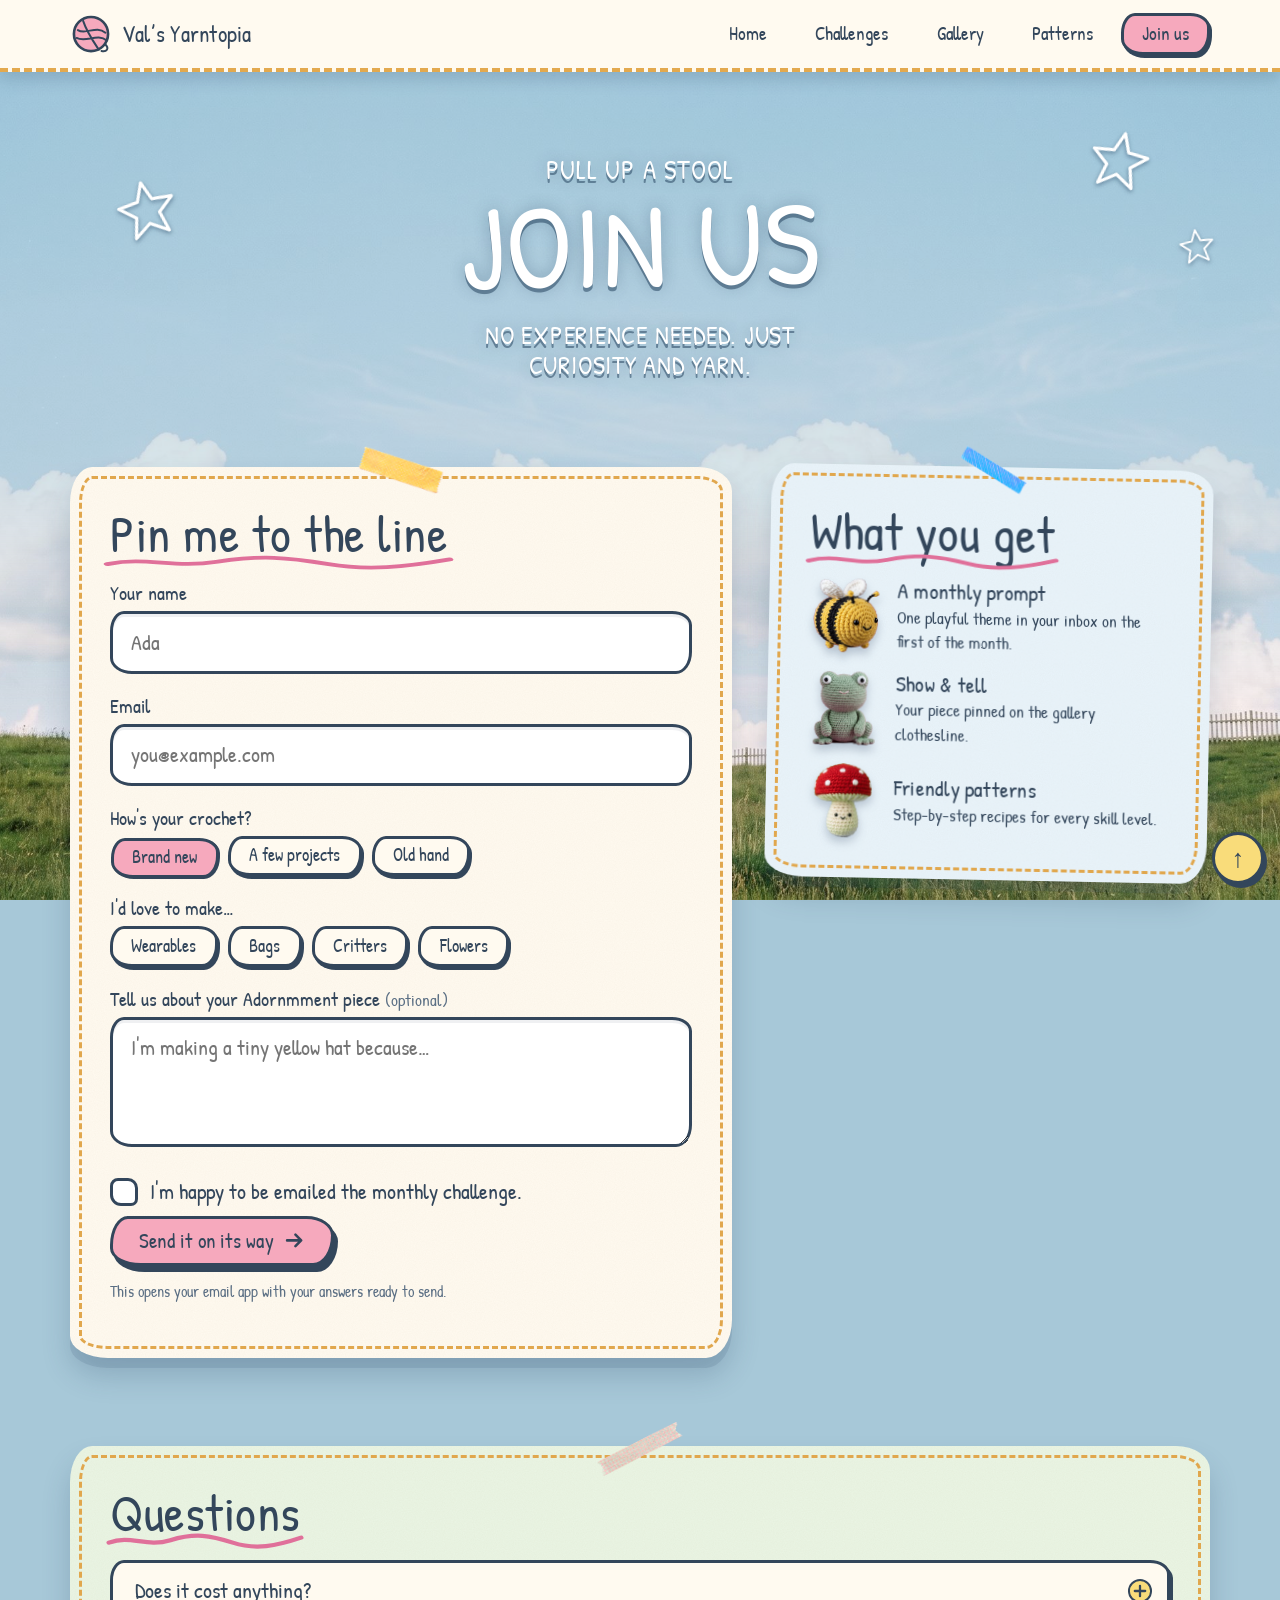
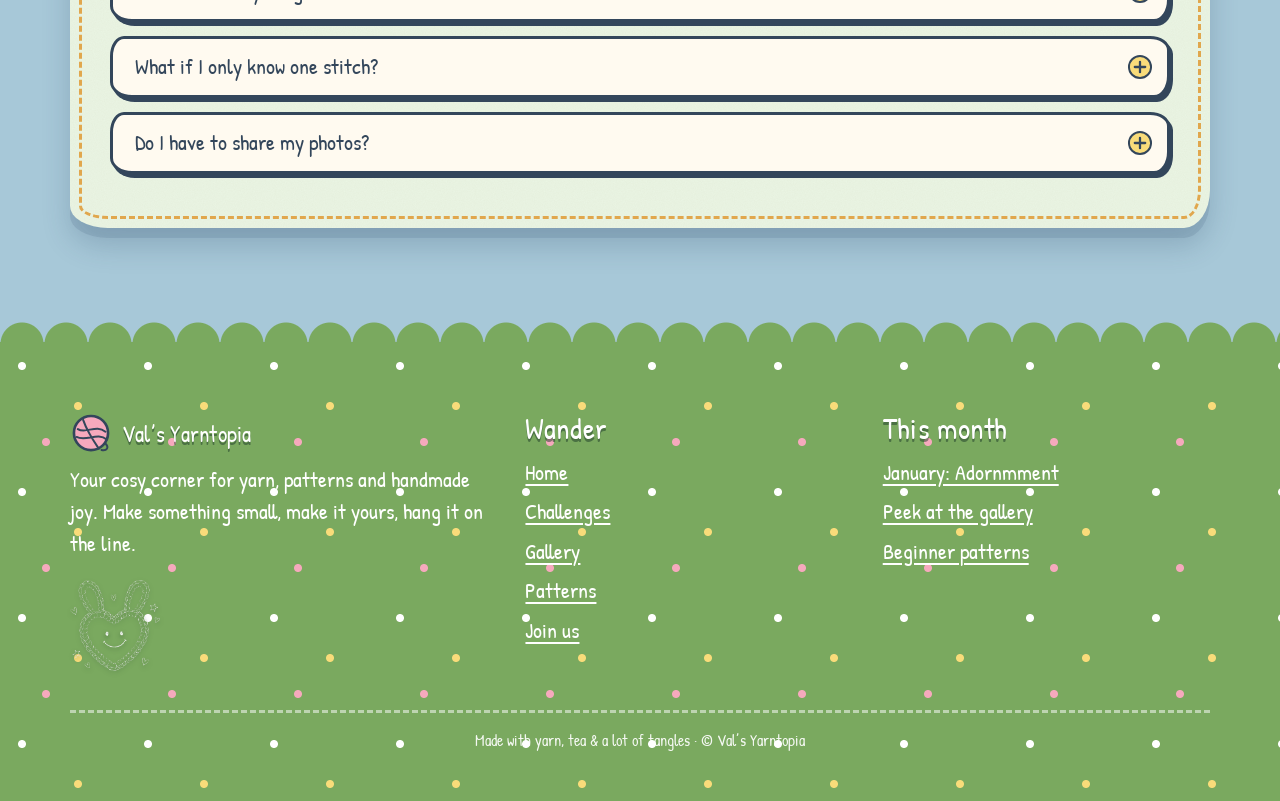
<file: join.html>
<!DOCTYPE html>
<html lang="en">
<head>
  <meta charset="utf-8">
  <meta name="viewport" content="width=device-width, initial-scale=1">
  <title>Join us · Val’s Yarntopia</title>
  <meta name="description" content="Join Val’s Yarntopia: monthly challenges, show and tell, and friendly company.">
  <link rel="icon" href="data:image/svg+xml,%3Csvg%20xmlns%3D'http%3A%2F%2Fwww.w3.org%2F2000%2Fsvg'%20viewBox%3D'0%200%2064%2064'%3E%3Ccircle%20cx%3D'32'%20cy%3D'32'%20r%3D'26'%20fill%3D'%23f6a9bd'%20stroke%3D'%2333465b'%20stroke-width%3D'4'%2F%3E%3Cpath%20d%3D'M12%2026%20C%2024%2034%2C%2040%2018%2C%2054%2030%20M10%2038%20C%2024%2046%2C%2042%2030%2C%2056%2042%20M20%2012%20C%2026%2030%2C%2036%2044%2C%2044%2056'%20fill%3D'none'%20stroke%3D'%2333465b'%20stroke-width%3D'3'%20stroke-linecap%3D'round'%2F%3E%3C%2Fsvg%3E">
  <link rel="preconnect" href="https://fonts.googleapis.com">
  <link rel="preconnect" href="https://fonts.gstatic.com" crossorigin>
  <link href="https://fonts.googleapis.com/css2?family=Chewy&family=Patrick+Hand&display=swap" rel="stylesheet">

  <link rel="stylesheet" href="site.css">
</head><body class="site">
<a class="skip" href="#main">Skip to content</a>
<header class="topbar">
  <div class="wrap">
    <a class="logo" href="index.html"><svg viewBox="0 0 64 64" aria-hidden="true"><circle cx="32" cy="32" r="26" fill="#f6a9bd" stroke="#33465b" stroke-width="4"/><path d="M12 26 C 24 34, 40 18, 54 30 M10 38 C 24 46, 42 30, 56 42 M20 12 C 26 30, 36 44, 44 56" fill="none" stroke="#33465b" stroke-width="3" stroke-linecap="round"/><path d="M54 48 C 60 54, 56 60, 48 58" fill="none" stroke="#33465b" stroke-width="3" stroke-linecap="round"/></svg><span>Val’s Yarntopia</span></a>
    <input class="nav-toggle" type="checkbox" id="nav-toggle" aria-label="Toggle menu">
    <label class="burger" for="nav-toggle" aria-hidden="true"><span></span><span></span><span></span></label>
    <nav class="nav" aria-label="Main">
      <ul>
        <li><a href="index.html">Home</a></li>
        <li><a href="challenges.html">Challenges</a></li>
        <li><a href="gallery.html">Gallery</a></li>
        <li><a href="patterns.html">Patterns</a></li>
        <li><a href="join.html" aria-current="page">Join us</a></li>
      </ul>
    </nav>
  </div>
</header>

<main id="main">
<div class="page-head">
  <svg class="doodle-star s1" viewBox="0 0 100 100" aria-hidden="true"><path d="M50 8 L61 36 L92 39 L68 59 L76 90 L49 73 L23 91 L31 60 L7 40 L38 36 Z"/></svg><svg class="doodle-star s2" viewBox="0 0 100 100" aria-hidden="true"><path d="M50 8 L61 36 L92 39 L68 59 L76 90 L49 73 L23 91 L31 60 L7 40 L38 36 Z"/></svg><svg class="doodle-star s3" viewBox="0 0 100 100" aria-hidden="true"><path d="M50 8 L61 36 L92 39 L68 59 L76 90 L49 73 L23 91 L31 60 L7 40 L38 36 Z"/></svg>
  <div class="wrap">
    <p class="kicker2">Pull up a stool</p>
    <h1>Join us</h1>
    <p class="lede">No experience needed. Just curiosity and yarn.</p>
  </div>
</div>
<div class="wrap">
  <div class="join-grid">

    <section class="section">
      <form class="paper tape-yellow" action="mailto:hello@valsyarntopia.example" method="post" enctype="text/plain">
        <!-- Demo form: replace the mailto address (or point action at your own form service). -->
        <h2><span class="scribble">Pin me to the line</span></h2>
        <label class="field"><span class="lbl">Your name</span><input type="text" name="name" autocomplete="given-name" required placeholder="Ada"></label>
        <label class="field"><span class="lbl">Email</span><input type="email" name="email" autocomplete="email" required placeholder="you@example.com"></label>

        <fieldset class="field" style="border:0;padding:0;margin:0 0 20px">
          <legend class="lbl" style="font:400 1.25rem/1.2 var(--font-display);margin-bottom:6px;padding:0">How's your crochet?</legend>
          <div class="pills">
            <input type="radio" name="level" id="l1" value="new" checked><label for="l1">Brand new</label>
            <input type="radio" name="level" id="l2" value="some"><label for="l2">A few projects</label>
            <input type="radio" name="level" id="l3" value="lots"><label for="l3">Old hand</label>
          </div>
        </fieldset>

        <fieldset class="field" style="border:0;padding:0;margin:0 0 20px">
          <legend class="lbl" style="font:400 1.25rem/1.2 var(--font-display);margin-bottom:6px;padding:0">I'd love to make…</legend>
          <div class="pills">
            <input type="checkbox" name="likes" id="c1" value="wearables"><label for="c1">Wearables</label>
            <input type="checkbox" name="likes" id="c2" value="bags"><label for="c2">Bags</label>
            <input type="checkbox" name="likes" id="c3" value="critters"><label for="c3">Critters</label>
            <input type="checkbox" name="likes" id="c4" value="blooms"><label for="c4">Flowers</label>
          </div>
        </fieldset>

        <label class="field"><span class="lbl">Tell us about your Adornmment piece <small>(optional)</small></span><textarea name="message" placeholder="I'm making a tiny yellow hat because…"></textarea></label>
        <ul class="checks field"><li><label><input type="checkbox" name="agree" required><span>I'm happy to be emailed the monthly challenge.</span></label></li></ul>
        <button class="btn" type="submit">Send it on its way <svg class="d" viewBox="0 0 40 40" aria-hidden="true"><path d="M6 20 H32 M22 9 L33 20 L22 31"/></svg></button>
        <p class="note-small" style="margin-top:14px">This opens your email app with your answers ready to send.</p>
      </form>
    </section>

    <aside class="section">
      <div class="paper blue tape-blue tilt-r">
        <h2><span class="scribble">What you get</span></h2>
        <div class="perks">
          <div class="perk"><img src="assets/bee.webp" alt=""><div><h3>A monthly prompt</h3><p>One playful theme in your inbox on the first of the month.</p></div></div>
          <div class="perk"><img src="assets/frog.webp" alt=""><div><h3>Show &amp; tell</h3><p>Your piece pinned on the gallery clothesline.</p></div></div>
          <div class="perk"><img src="assets/mushroom.webp" alt=""><div><h3>Friendly patterns</h3><p>Step-by-step recipes for every skill level.</p></div></div>
        </div>
      </div>
    </aside>

  </div>

  <section class="section">
    <div class="paper sage tape-pink">
      <h2><span class="scribble">Questions</span></h2>
      <details class="acc"><summary>Does it cost anything?</summary><div><p>No. Joining in is free and friendly. Just bring yarn.</p></div></details>
      <details class="acc"><summary>What if I only know one stitch?</summary><div><p>You're in the right place. Try the <a href="patterns.html">granny square</a> and take it from there.</p></div></details>
      <details class="acc"><summary>Do I have to share my photos?</summary><div><p>Only if you feel like it. Some members just enjoy the monthly prompt and the patterns.</p></div></details>
    </div>
  </section>
</div>
</main>
<footer class="footer">
  <div class="wrap">
    <div>
      <a class="logo" href="index.html"><svg viewBox="0 0 64 64" aria-hidden="true"><circle cx="32" cy="32" r="26" fill="#f6a9bd" stroke="#33465b" stroke-width="4"/><path d="M12 26 C 24 34, 40 18, 54 30 M10 38 C 24 46, 42 30, 56 42 M20 12 C 26 30, 36 44, 44 56" fill="none" stroke="#33465b" stroke-width="3" stroke-linecap="round"/><path d="M54 48 C 60 54, 56 60, 48 58" fill="none" stroke="#33465b" stroke-width="3" stroke-linecap="round"/></svg><span>Val’s Yarntopia</span></a>
      <p>Your cosy corner for yarn, patterns and handmade joy. Make something small, make it yours, hang it on the line.</p>
      <img src="assets/d-heart.webp" alt="" width="90" style="filter:drop-shadow(0 2px 2px rgba(20,50,30,.5))">
    </div>
    <div>
      <h3>Wander</h3>
      <ul>
        <li><a href="index.html">Home</a></li>
        <li><a href="challenges.html">Challenges</a></li>
        <li><a href="gallery.html">Gallery</a></li>
        <li><a href="patterns.html">Patterns</a></li>
        <li><a href="join.html">Join us</a></li>
      </ul>
    </div>
    <div>
      <h3>This month</h3>
      <ul>
        <li><a href="challenges.html">January: Adornmment</a></li>
        <li><a href="gallery.html">Peek at the gallery</a></li>
        <li><a href="patterns.html">Beginner patterns</a></li>
      </ul>
    </div>
    <p class="fine">Made with yarn, tea &amp; a lot of tangles · © Val’s Yarntopia</p>
  </div>
</footer>
<a class="up" href="#main" aria-label="Back to top">↑</a>
</body>
</html>
</file>
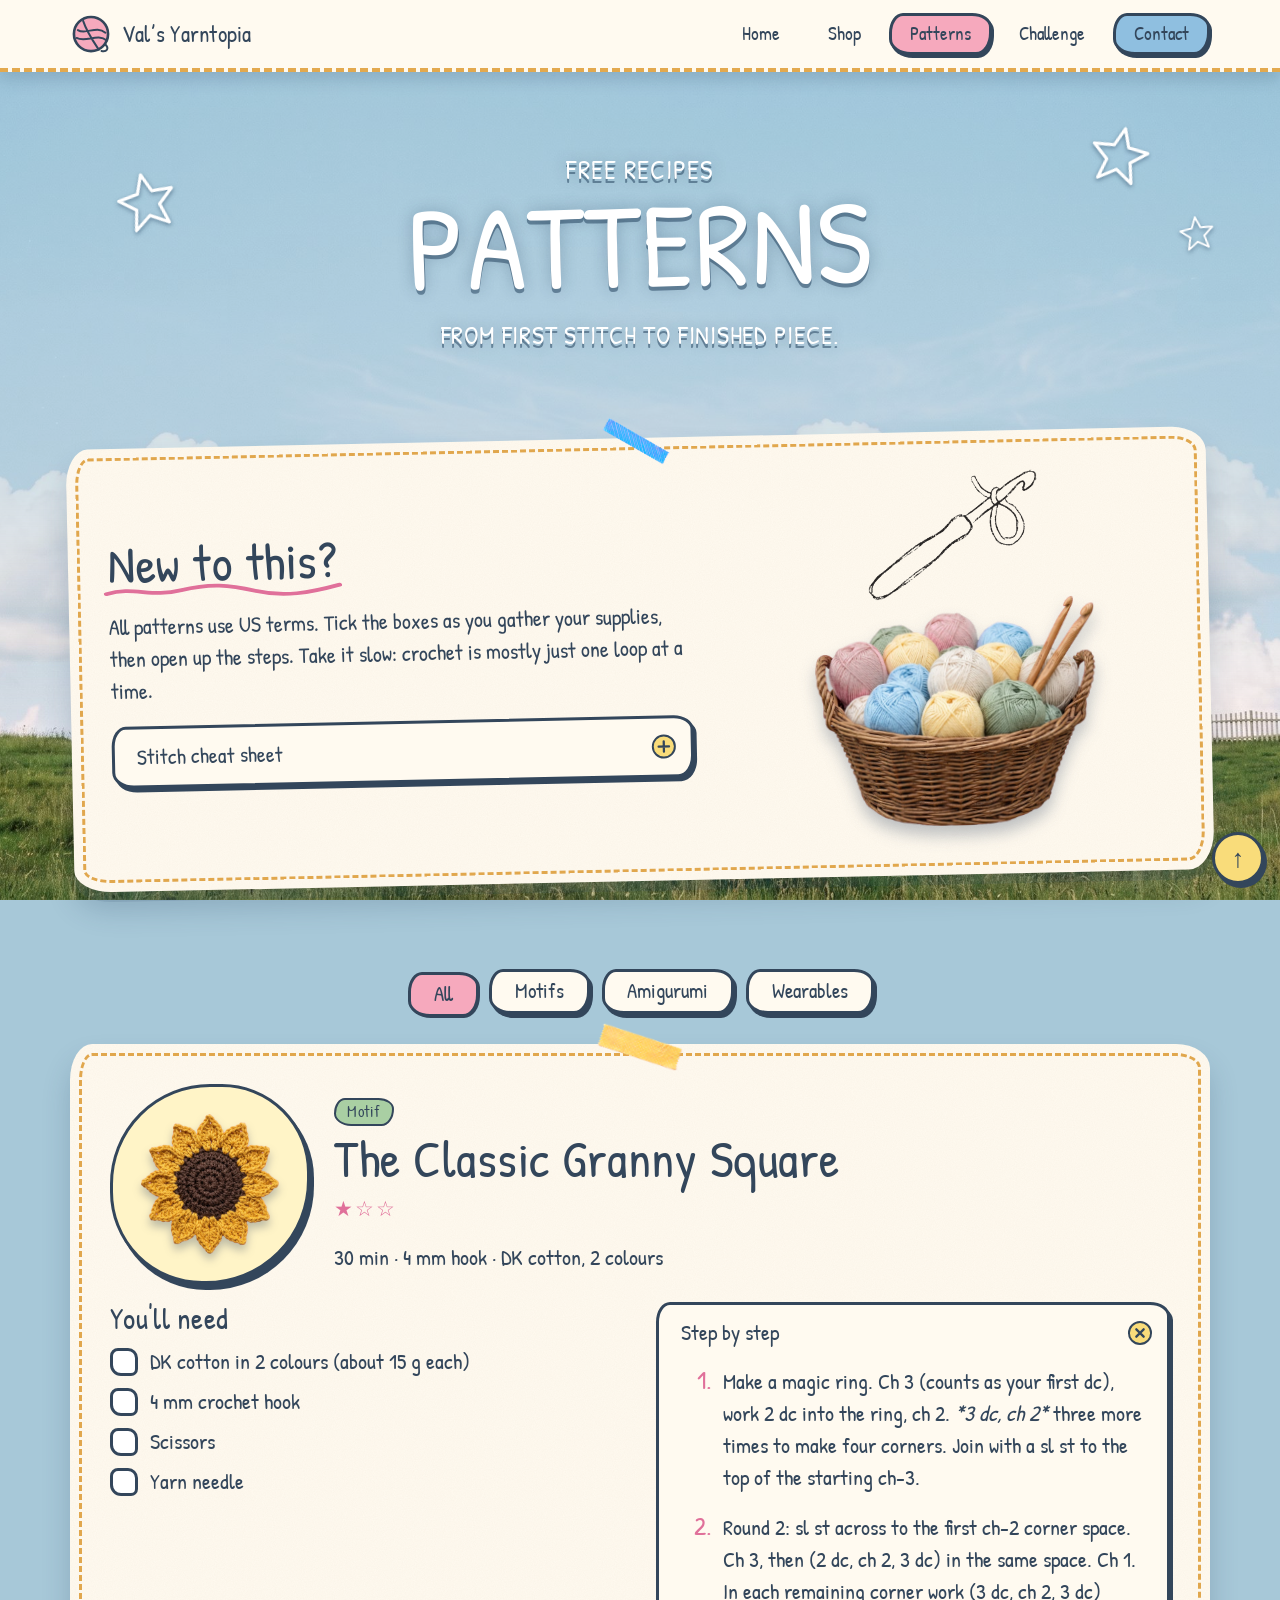
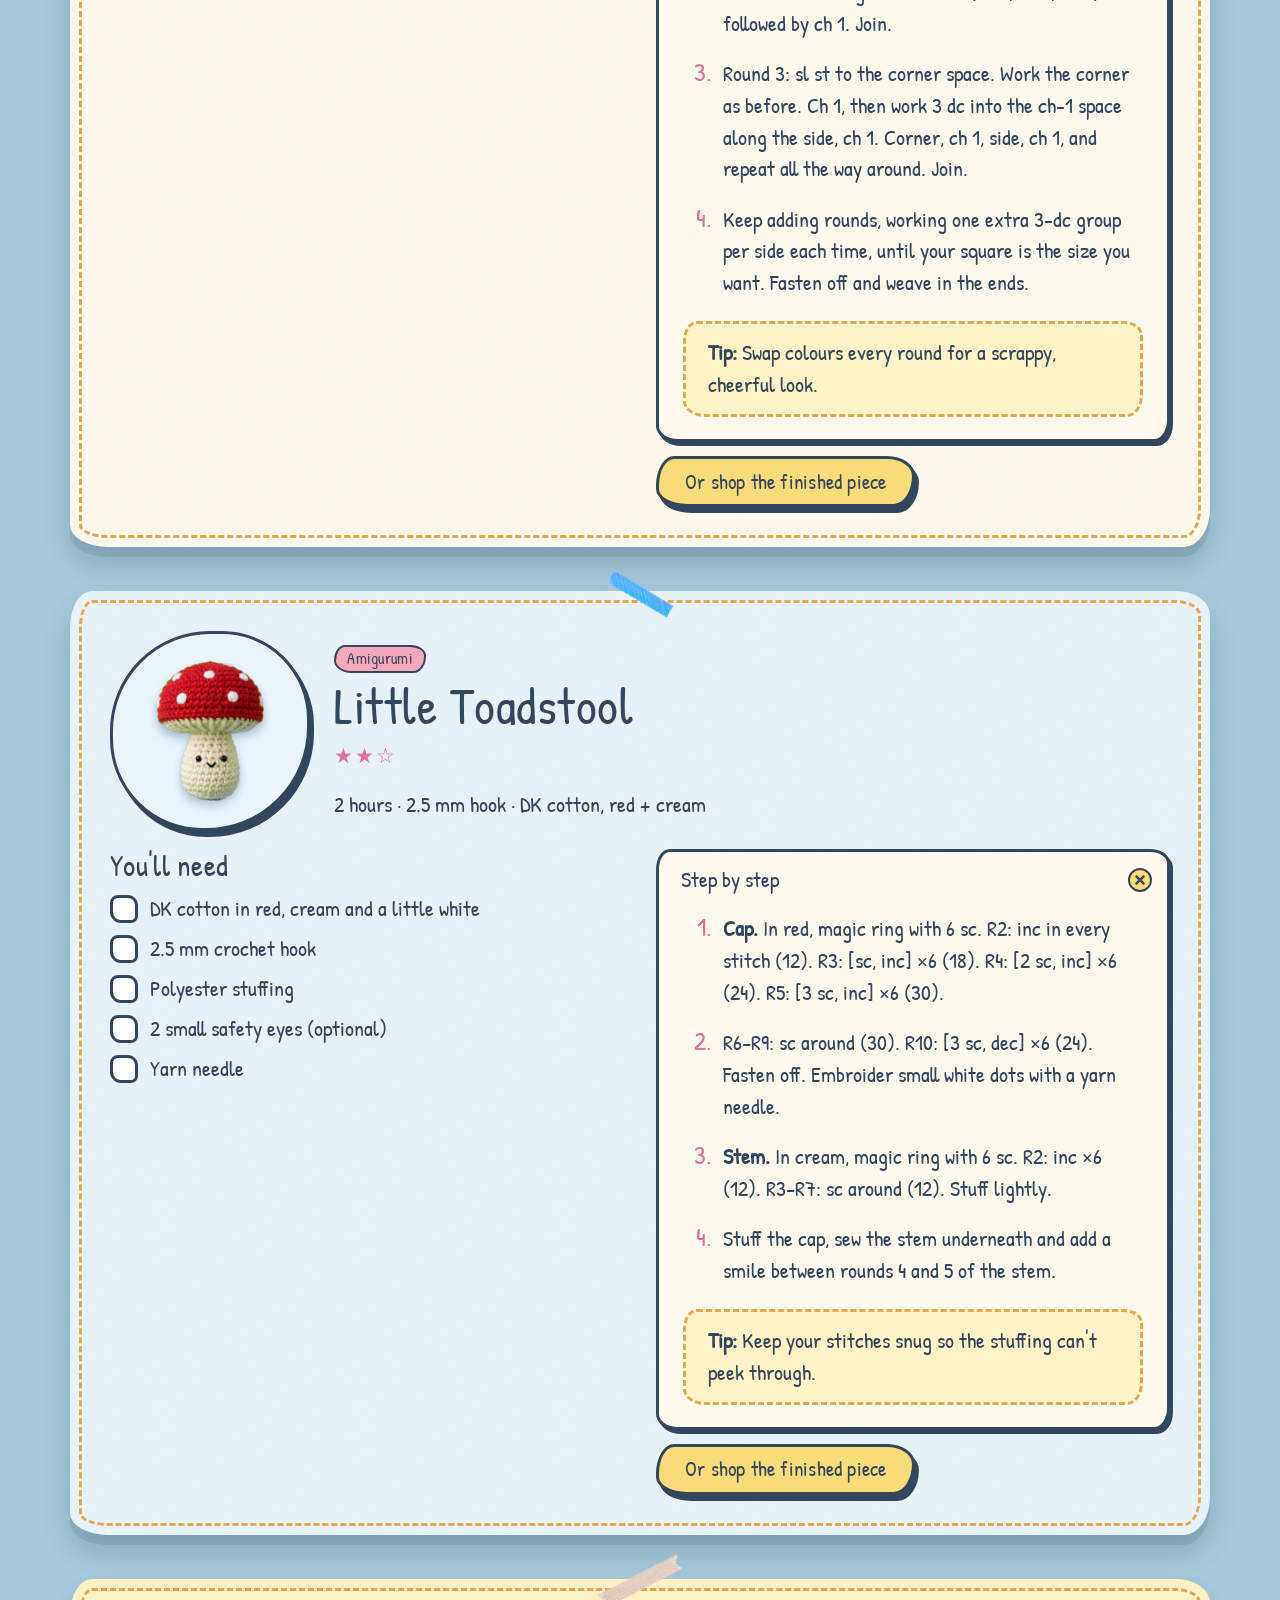
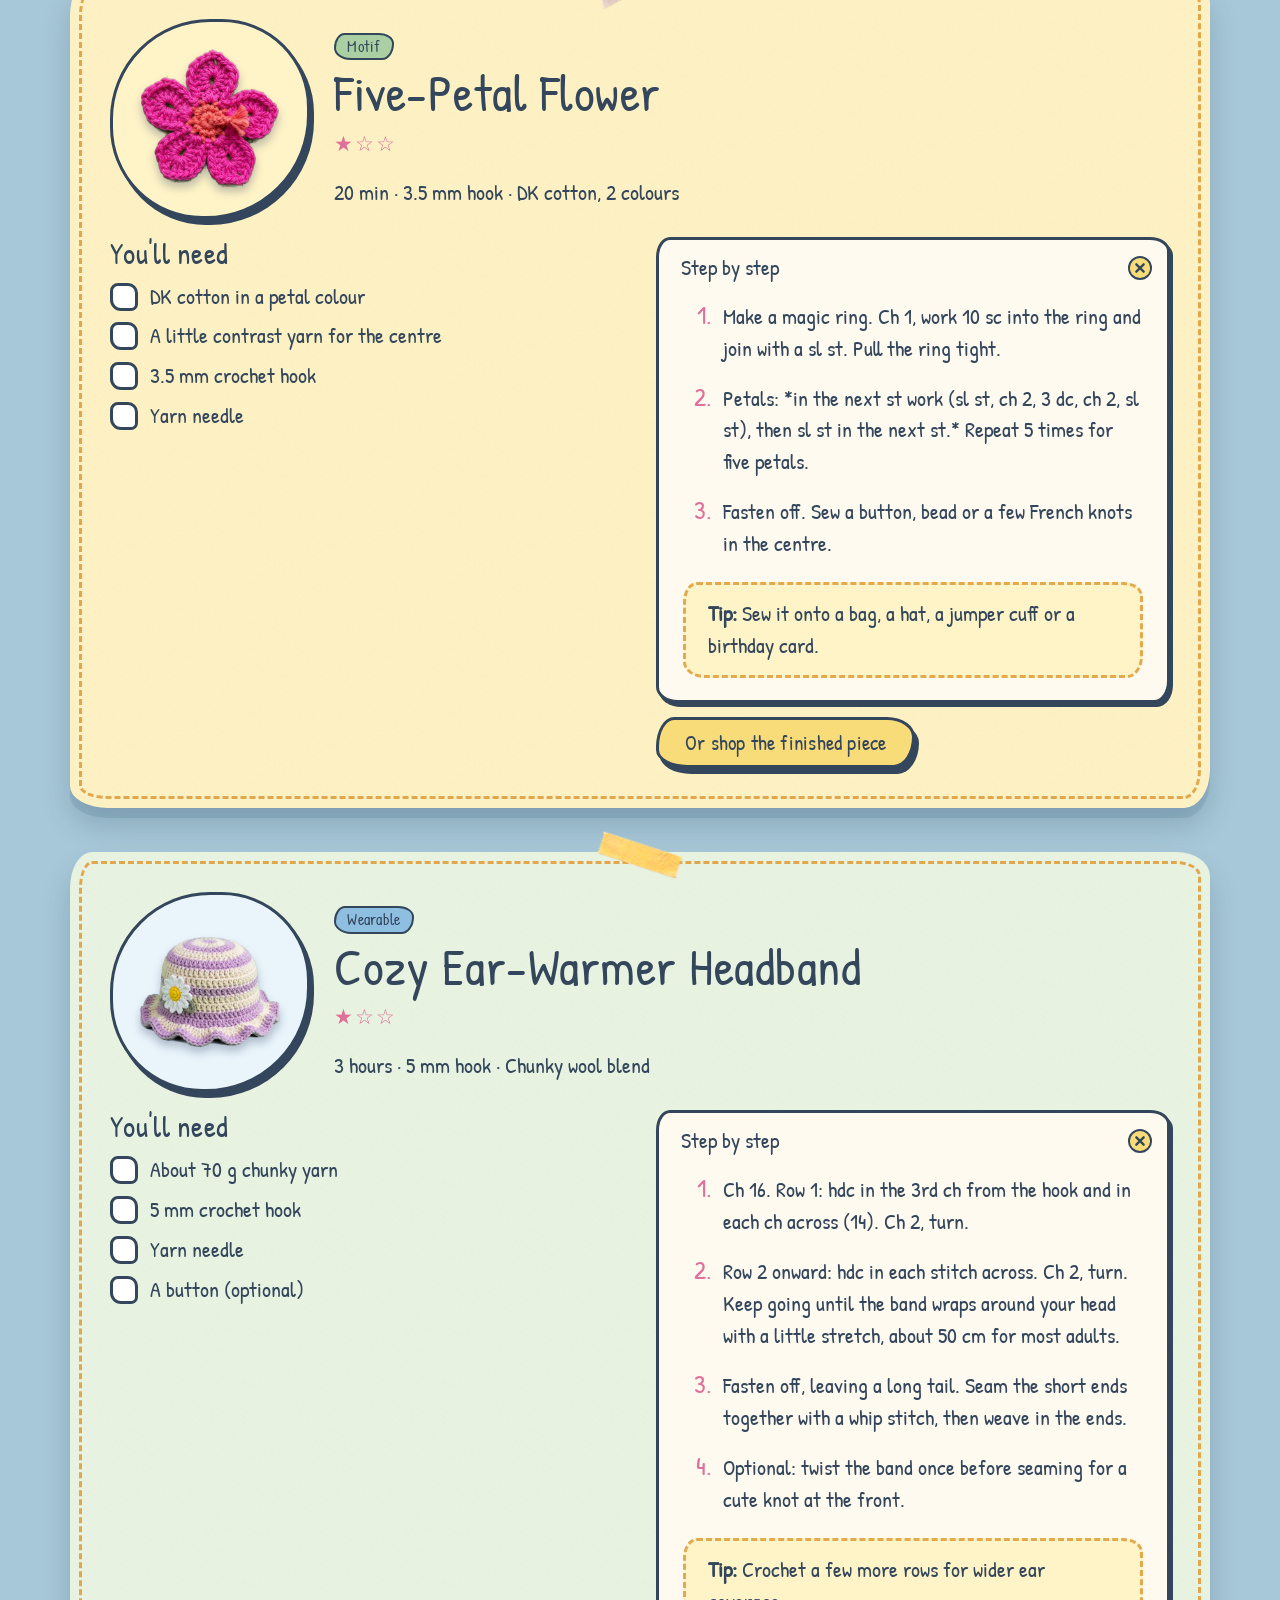
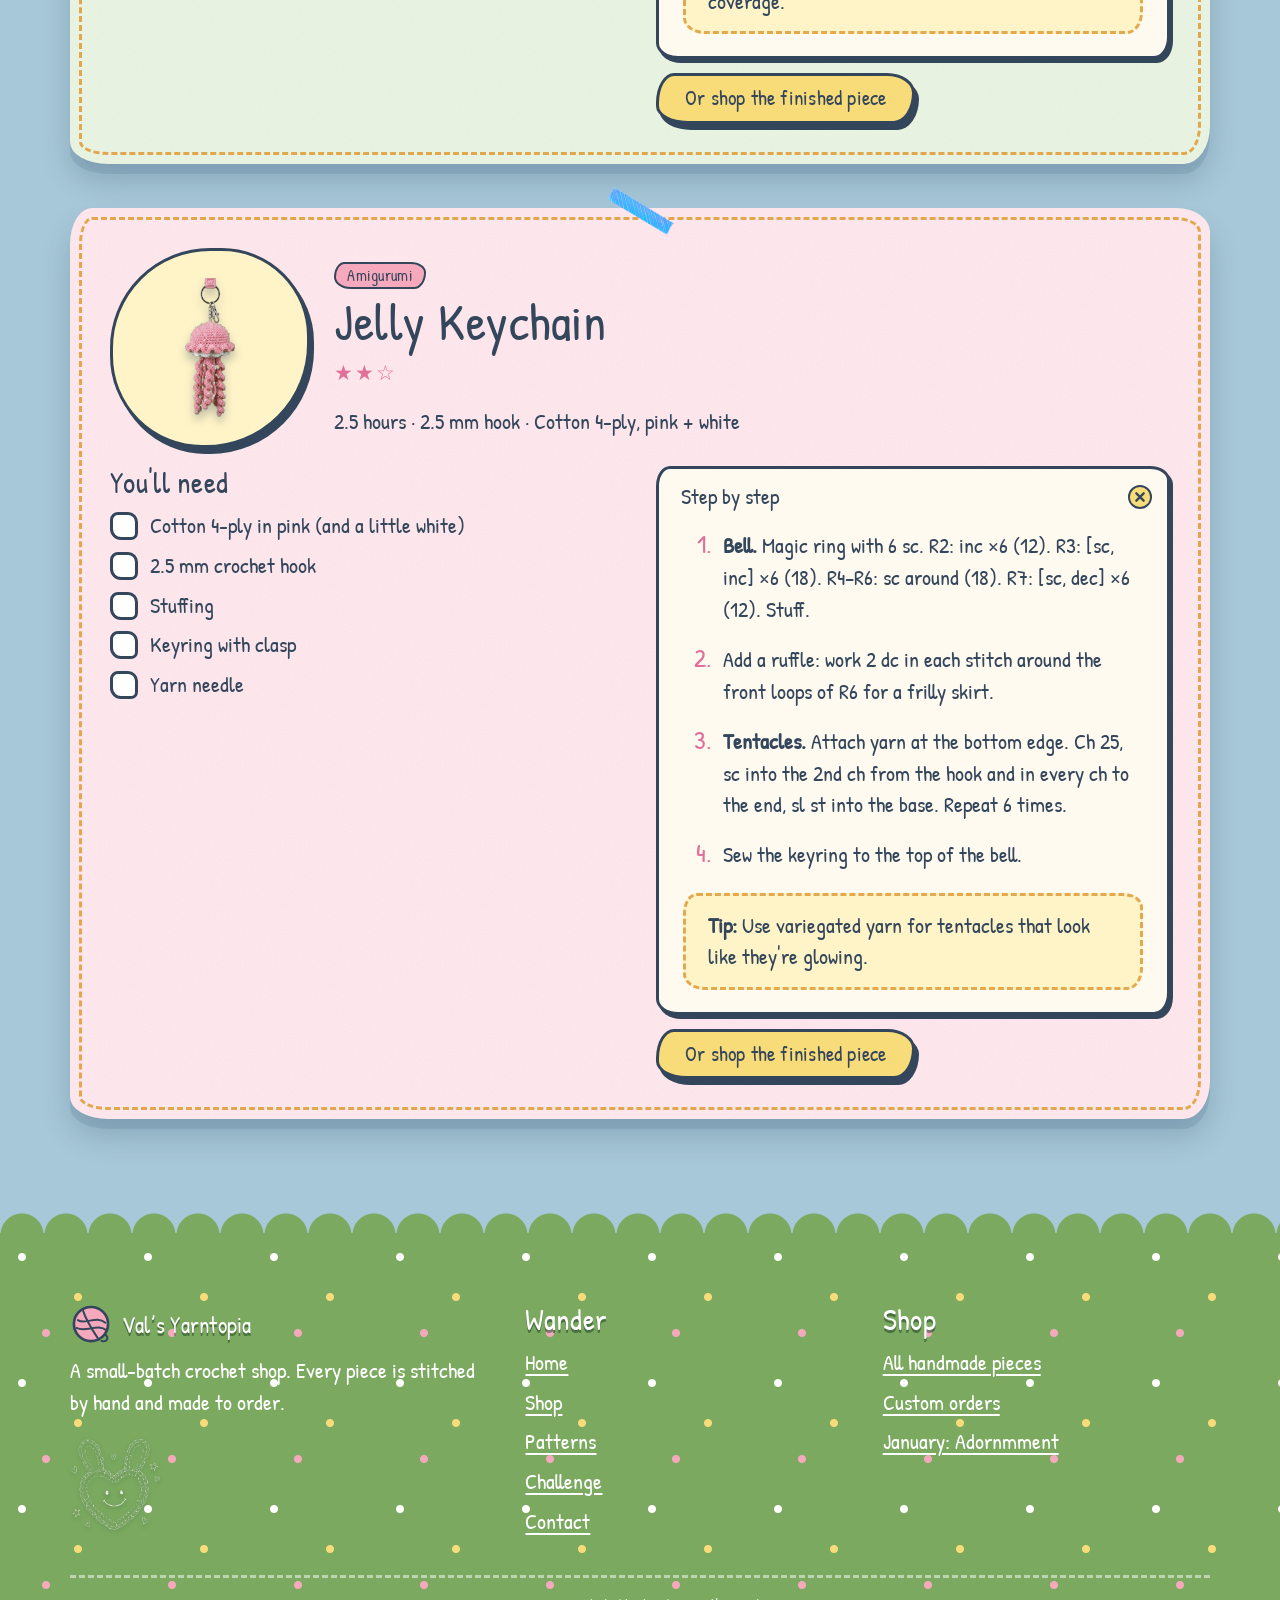
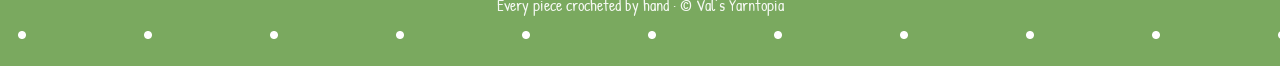
<file: patterns.html>
<!DOCTYPE html>
<html lang="en">
<head>
  <meta charset="utf-8">
  <meta name="viewport" content="width=device-width, initial-scale=1">
  <title>Free Patterns · Val’s Yarntopia</title>
  <meta name="description" content="Free beginner crochet patterns from Val’s Yarntopia: granny squares, flowers, amigurumi and cosy wearables.">
  <link rel="icon" href="data:image/svg+xml,%3Csvg%20xmlns%3D'http%3A%2F%2Fwww.w3.org%2F2000%2Fsvg'%20viewBox%3D'0%200%2064%2064'%3E%3Ccircle%20cx%3D'32'%20cy%3D'32'%20r%3D'26'%20fill%3D'%23f6a9bd'%20stroke%3D'%2333465b'%20stroke-width%3D'4'%2F%3E%3Cpath%20d%3D'M12%2026%20C%2024%2034%2C%2040%2018%2C%2054%2030%20M10%2038%20C%2024%2046%2C%2042%2030%2C%2056%2042%20M20%2012%20C%2026%2030%2C%2036%2044%2C%2044%2056'%20fill%3D'none'%20stroke%3D'%2333465b'%20stroke-width%3D'3'%20stroke-linecap%3D'round'%2F%3E%3C%2Fsvg%3E">
  <link rel="preconnect" href="https://fonts.googleapis.com">
  <link rel="preconnect" href="https://fonts.gstatic.com" crossorigin>
  <link href="https://fonts.googleapis.com/css2?family=Chewy&family=Patrick+Hand&display=swap" rel="stylesheet">

  <link rel="stylesheet" href="site.css">
</head><body class="site">
<a class="skip" href="#main">Skip to content</a>
<header class="topbar">
  <div class="wrap">
    <a class="logo" href="index.html"><svg viewBox="0 0 64 64" aria-hidden="true"><circle cx="32" cy="32" r="26" fill="#f6a9bd" stroke="#33465b" stroke-width="4"/><path d="M12 26 C 24 34, 40 18, 54 30 M10 38 C 24 46, 42 30, 56 42 M20 12 C 26 30, 36 44, 44 56" fill="none" stroke="#33465b" stroke-width="3" stroke-linecap="round"/><path d="M54 48 C 60 54, 56 60, 48 58" fill="none" stroke="#33465b" stroke-width="3" stroke-linecap="round"/></svg><span>Val’s Yarntopia</span></a>
    <input class="nav-toggle" type="checkbox" id="nav-toggle" aria-label="Toggle menu">
    <label class="burger" for="nav-toggle" aria-hidden="true"><span></span><span></span><span></span></label>
    <nav class="nav" aria-label="Main">
      <ul>
        <li><a href="index.html">Home</a></li>
        <li><a href="shop.html">Shop</a></li>
        <li><a href="patterns.html" aria-current="page">Patterns</a></li>
        <li><a href="challenges.html">Challenge</a></li>
        <li><a href="contact.html">Contact</a></li>
      </ul>
    </nav>
  </div>
</header>

<main id="main">
<div class="page-head">
  <svg class="doodle-star s1" viewBox="0 0 100 100" aria-hidden="true"><path d="M50 8 L61 36 L92 39 L68 59 L76 90 L49 73 L23 91 L31 60 L7 40 L38 36 Z"/></svg><svg class="doodle-star s2" viewBox="0 0 100 100" aria-hidden="true"><path d="M50 8 L61 36 L92 39 L68 59 L76 90 L49 73 L23 91 L31 60 L7 40 L38 36 Z"/></svg><svg class="doodle-star s3" viewBox="0 0 100 100" aria-hidden="true"><path d="M50 8 L61 36 L92 39 L68 59 L76 90 L49 73 L23 91 L31 60 L7 40 L38 36 Z"/></svg>
  <div class="wrap">
    <p class="kicker2">Free recipes</p>
    <h1>Patterns</h1>
    <p class="lede">From first stitch to finished piece.</p>
  </div>
</div>
<div class="wrap">

  <section class="section">
    <div class="paper tape-blue tilt-l">
      <div class="two-col">
        <div>
          <h2><span class="scribble">New to this?</span></h2>
          <p>All patterns use US terms. Tick the boxes as you gather your supplies, then open up the steps. Take it slow: crochet is mostly just one loop at a time.</p>
          <details class="acc"><summary>Stitch cheat sheet</summary><div>
            <table class="abbr"><thead><tr><th>Short</th><th>Means</th></tr></thead><tbody>
              <tr><td><code class="k">ch</code></td><td>chain</td></tr>
              <tr><td><code class="k">sl st</code></td><td>slip stitch</td></tr>
              <tr><td><code class="k">sc</code></td><td>single crochet</td></tr>
              <tr><td><code class="k">hdc</code></td><td>half double crochet</td></tr>
              <tr><td><code class="k">dc</code></td><td>double crochet</td></tr>
              <tr><td><code class="k">inc</code></td><td>two single crochet in the same stitch</td></tr>
              <tr><td><code class="k">dec</code></td><td>two stitches worked together</td></tr>
              <tr><td><code class="k">MR</code></td><td>magic ring</td></tr>
            </tbody></table></div></details>
        </div>
        <div style="text-align:center"><img src="assets/d-hook.webp" alt="" class="doodle ink" style="width:170px;margin:0 auto;filter:invert(1) brightness(.4)"><img src="assets/basket.webp" alt="" style="width:min(100%,280px);filter:drop-shadow(0 10px 8px rgba(40,60,90,.3))"></div>
      </div>
    </div>
  </section>

  <section class="section">
    <input type="radio" name="pf" id="pf-all" class="sr" checked>
    <input type="radio" name="pf" id="pf-motif" class="sr">
    <input type="radio" name="pf" id="pf-ami" class="sr">
    <input type="radio" name="pf" id="pf-wear" class="sr">
    <style>
      .pfl{cursor:pointer;padding:.3em 1.1em .4em;font:400 1.3rem/1.2 var(--font-display);background:var(--cream);border:3px solid var(--ink);border-radius:var(--wob-s);box-shadow:3px 4px 0 var(--ink);transition:transform .15s,background-color .15s}
      .pfl:hover{transform:rotate(-2deg) translateY(-2px);background:var(--yellow)}
      #pf-all:checked ~ .filters [for=pf-all],#pf-motif:checked ~ .filters [for=pf-motif],#pf-ami:checked ~ .filters [for=pf-ami],#pf-wear:checked ~ .filters [for=pf-wear]{background:var(--pink);transform:translate(2px,3px);box-shadow:1px 1px 0 var(--ink)}
      #pf-all:focus-visible ~ .filters [for=pf-all],#pf-motif:focus-visible ~ .filters [for=pf-motif],#pf-ami:focus-visible ~ .filters [for=pf-ami],#pf-wear:focus-visible ~ .filters [for=pf-wear]{outline:3px dashed var(--coral);outline-offset:3px}
    </style>
    <div class="filters" role="group" aria-label="Filter patterns">
      <label class="pfl" for="pf-all">All</label>
      <label class="pfl" for="pf-motif">Motifs</label>
      <label class="pfl" for="pf-ami">Amigurumi</label>
      <label class="pfl" for="pf-wear">Wearables</label>
    </div>
    <div class="pat-list">
      <article class="pat motif" id="pat-0">
        <div class="paper  tape-yellow">
          <div class="pat-top">
            <div class="ph"><img src="assets/sunflower.webp" alt=""></div>
            <div>
              <span class="chip sage">Motif</span>
              <h2 style="margin-bottom:.15em">The Classic Granny Square</h2>
              <p class="stars-r" aria-label="Difficulty 1 of 3">★☆☆</p>
              <p style="margin:0">30 min · 4 mm hook · DK cotton, 2 colours</p>
            </div>
          </div>
          <div class="mats">
            <div>
              <h3>You'll need</h3>
              <ul class="checks">
                <li><label><input type="checkbox"><span>DK cotton in 2 colours (about 15 g each)</span></label></li>
                <li><label><input type="checkbox"><span>4 mm crochet hook</span></label></li>
                <li><label><input type="checkbox"><span>Scissors</span></label></li>
                <li><label><input type="checkbox"><span>Yarn needle</span></label></li>
              </ul>
            </div>
            <div>
              <details class="acc" open><summary>Step by step</summary><div><ol class="steps-list">
                <li>Make a magic ring. Ch 3 (counts as your first dc), work 2 dc into the ring, ch 2. <em>*3 dc, ch 2*</em> three more times to make four corners. Join with a sl st to the top of the starting ch-3.</li>
                <li>Round 2: sl st across to the first ch-2 corner space. Ch 3, then (2 dc, ch 2, 3 dc) in the same space. Ch 1. In each remaining corner work (3 dc, ch 2, 3 dc) followed by ch 1. Join.</li>
                <li>Round 3: sl st to the corner space. Work the corner as before. Ch 1, then work 3 dc into the ch-1 space along the side, ch 1. Corner, ch 1, side, ch 1, and repeat all the way around. Join.</li>
                <li>Keep adding rounds, working one extra 3-dc group per side each time, until your square is the size you want. Fasten off and weave in the ends.</li>
              </ol><p class="stitch-note"><b>Tip:</b> Swap colours every round for a scrappy, cheerful look.</p></div></details>
              <p style="margin:12px 0 0"><a class="btn btn-yellow" href="shop.html#pc-sunflower">Or shop the finished piece</a></p>
            </div>
          </div>
        </div>
      </article>
      <article class="pat ami" id="pat-1">
        <div class="paper blue tape-blue">
          <div class="pat-top">
            <div class="ph"><img src="assets/mushroom.webp" alt=""></div>
            <div>
              <span class="chip pink">Amigurumi</span>
              <h2 style="margin-bottom:.15em">Little Toadstool</h2>
              <p class="stars-r" aria-label="Difficulty 2 of 3">★★☆</p>
              <p style="margin:0">2 hours · 2.5 mm hook · DK cotton, red + cream</p>
            </div>
          </div>
          <div class="mats">
            <div>
              <h3>You'll need</h3>
              <ul class="checks">
                <li><label><input type="checkbox"><span>DK cotton in red, cream and a little white</span></label></li>
                <li><label><input type="checkbox"><span>2.5 mm crochet hook</span></label></li>
                <li><label><input type="checkbox"><span>Polyester stuffing</span></label></li>
                <li><label><input type="checkbox"><span>2 small safety eyes (optional)</span></label></li>
                <li><label><input type="checkbox"><span>Yarn needle</span></label></li>
              </ul>
            </div>
            <div>
              <details class="acc" open><summary>Step by step</summary><div><ol class="steps-list">
                <li><b>Cap.</b> In red, magic ring with 6 sc. R2: inc in every stitch (12). R3: [sc, inc] ×6 (18). R4: [2 sc, inc] ×6 (24). R5: [3 sc, inc] ×6 (30).</li>
                <li>R6–R9: sc around (30). R10: [3 sc, dec] ×6 (24). Fasten off. Embroider small white dots with a yarn needle.</li>
                <li><b>Stem.</b> In cream, magic ring with 6 sc. R2: inc ×6 (12). R3–R7: sc around (12). Stuff lightly.</li>
                <li>Stuff the cap, sew the stem underneath and add a smile between rounds 4 and 5 of the stem.</li>
              </ol><p class="stitch-note"><b>Tip:</b> Keep your stitches snug so the stuffing can't peek through.</p></div></details>
              <p style="margin:12px 0 0"><a class="btn btn-yellow" href="shop.html#pc-mushroom">Or shop the finished piece</a></p>
            </div>
          </div>
        </div>
      </article>
      <article class="pat motif" id="pat-2">
        <div class="paper yellow ">
          <div class="pat-top">
            <div class="ph"><img src="assets/flower-pink.webp" alt=""></div>
            <div>
              <span class="chip sage">Motif</span>
              <h2 style="margin-bottom:.15em">Five-Petal Flower</h2>
              <p class="stars-r" aria-label="Difficulty 1 of 3">★☆☆</p>
              <p style="margin:0">20 min · 3.5 mm hook · DK cotton, 2 colours</p>
            </div>
          </div>
          <div class="mats">
            <div>
              <h3>You'll need</h3>
              <ul class="checks">
                <li><label><input type="checkbox"><span>DK cotton in a petal colour</span></label></li>
                <li><label><input type="checkbox"><span>A little contrast yarn for the centre</span></label></li>
                <li><label><input type="checkbox"><span>3.5 mm crochet hook</span></label></li>
                <li><label><input type="checkbox"><span>Yarn needle</span></label></li>
              </ul>
            </div>
            <div>
              <details class="acc" open><summary>Step by step</summary><div><ol class="steps-list">
                <li>Make a magic ring. Ch 1, work 10 sc into the ring and join with a sl st. Pull the ring tight.</li>
                <li>Petals: *in the next st work (sl st, ch 2, 3 dc, ch 2, sl st), then sl st in the next st.* Repeat 5 times for five petals.</li>
                <li>Fasten off. Sew a button, bead or a few French knots in the centre.</li>
              </ol><p class="stitch-note"><b>Tip:</b> Sew it onto a bag, a hat, a jumper cuff or a birthday card.</p></div></details>
              <p style="margin:12px 0 0"><a class="btn btn-yellow" href="shop.html#pc-hibiscus">Or shop the finished piece</a></p>
            </div>
          </div>
        </div>
      </article>
      <article class="pat wear" id="pat-3">
        <div class="paper sage tape-yellow">
          <div class="pat-top">
            <div class="ph"><img src="assets/bucket.webp" alt=""></div>
            <div>
              <span class="chip blue">Wearable</span>
              <h2 style="margin-bottom:.15em">Cozy Ear-Warmer Headband</h2>
              <p class="stars-r" aria-label="Difficulty 1 of 3">★☆☆</p>
              <p style="margin:0">3 hours · 5 mm hook · Chunky wool blend</p>
            </div>
          </div>
          <div class="mats">
            <div>
              <h3>You'll need</h3>
              <ul class="checks">
                <li><label><input type="checkbox"><span>About 70 g chunky yarn</span></label></li>
                <li><label><input type="checkbox"><span>5 mm crochet hook</span></label></li>
                <li><label><input type="checkbox"><span>Yarn needle</span></label></li>
                <li><label><input type="checkbox"><span>A button (optional)</span></label></li>
              </ul>
            </div>
            <div>
              <details class="acc" open><summary>Step by step</summary><div><ol class="steps-list">
                <li>Ch 16. Row 1: hdc in the 3rd ch from the hook and in each ch across (14). Ch 2, turn.</li>
                <li>Row 2 onward: hdc in each stitch across. Ch 2, turn. Keep going until the band wraps around your head with a little stretch, about 50 cm for most adults.</li>
                <li>Fasten off, leaving a long tail. Seam the short ends together with a whip stitch, then weave in the ends.</li>
                <li>Optional: twist the band once before seaming for a cute knot at the front.</li>
              </ol><p class="stitch-note"><b>Tip:</b> Crochet a few more rows for wider ear coverage.</p></div></details>
              <p style="margin:12px 0 0"><a class="btn btn-yellow" href="shop.html#pc-bucket">Or shop the finished piece</a></p>
            </div>
          </div>
        </div>
      </article>
      <article class="pat ami" id="pat-4">
        <div class="paper pinkish tape-blue">
          <div class="pat-top">
            <div class="ph"><img src="assets/jelly.webp" alt=""></div>
            <div>
              <span class="chip pink">Amigurumi</span>
              <h2 style="margin-bottom:.15em">Jelly Keychain</h2>
              <p class="stars-r" aria-label="Difficulty 2 of 3">★★☆</p>
              <p style="margin:0">2.5 hours · 2.5 mm hook · Cotton 4-ply, pink + white</p>
            </div>
          </div>
          <div class="mats">
            <div>
              <h3>You'll need</h3>
              <ul class="checks">
                <li><label><input type="checkbox"><span>Cotton 4-ply in pink (and a little white)</span></label></li>
                <li><label><input type="checkbox"><span>2.5 mm crochet hook</span></label></li>
                <li><label><input type="checkbox"><span>Stuffing</span></label></li>
                <li><label><input type="checkbox"><span>Keyring with clasp</span></label></li>
                <li><label><input type="checkbox"><span>Yarn needle</span></label></li>
              </ul>
            </div>
            <div>
              <details class="acc" open><summary>Step by step</summary><div><ol class="steps-list">
                <li><b>Bell.</b> Magic ring with 6 sc. R2: inc ×6 (12). R3: [sc, inc] ×6 (18). R4–R6: sc around (18). R7: [sc, dec] ×6 (12). Stuff.</li>
                <li>Add a ruffle: work 2 dc in each stitch around the front loops of R6 for a frilly skirt.</li>
                <li><b>Tentacles.</b> Attach yarn at the bottom edge. Ch 25, sc into the 2nd ch from the hook and in every ch to the end, sl st into the base. Repeat 6 times.</li>
                <li>Sew the keyring to the top of the bell.</li>
              </ol><p class="stitch-note"><b>Tip:</b> Use variegated yarn for tentacles that look like they're glowing.</p></div></details>
              <p style="margin:12px 0 0"><a class="btn btn-yellow" href="shop.html#pc-jelly">Or shop the finished piece</a></p>
            </div>
          </div>
        </div>
      </article>
    </div>
  </section>

</div>
</main>
<footer class="footer">
  <div class="wrap">
    <div>
      <a class="logo" href="index.html"><svg viewBox="0 0 64 64" aria-hidden="true"><circle cx="32" cy="32" r="26" fill="#f6a9bd" stroke="#33465b" stroke-width="4"/><path d="M12 26 C 24 34, 40 18, 54 30 M10 38 C 24 46, 42 30, 56 42 M20 12 C 26 30, 36 44, 44 56" fill="none" stroke="#33465b" stroke-width="3" stroke-linecap="round"/><path d="M54 48 C 60 54, 56 60, 48 58" fill="none" stroke="#33465b" stroke-width="3" stroke-linecap="round"/></svg><span>Val’s Yarntopia</span></a>
      <p>A small-batch crochet shop. Every piece is stitched by hand and made to order.</p>
      <img src="assets/d-heart.webp" alt="" width="90" style="filter:drop-shadow(0 2px 2px rgba(20,50,30,.5))">
    </div>
    <div>
      <h3>Wander</h3>
      <ul>
        <li><a href="index.html">Home</a></li>
        <li><a href="shop.html">Shop</a></li>
        <li><a href="patterns.html">Patterns</a></li>
        <li><a href="challenges.html">Challenge</a></li>
        <li><a href="contact.html">Contact</a></li>
      </ul>
    </div>
    <div>
      <h3>Shop</h3>
      <ul>
        <li><a href="shop.html">All handmade pieces</a></li>
        <li><a href="contact.html">Custom orders</a></li>
        <li><a href="challenges.html">January: Adornmment</a></li>
      </ul>
    </div>
    <p class="fine">Every piece crocheted by hand · © Val’s Yarntopia</p>
  </div>
</footer>
<a class="up" href="#main" aria-label="Back to top">↑</a>
</body>
</html>
</file>
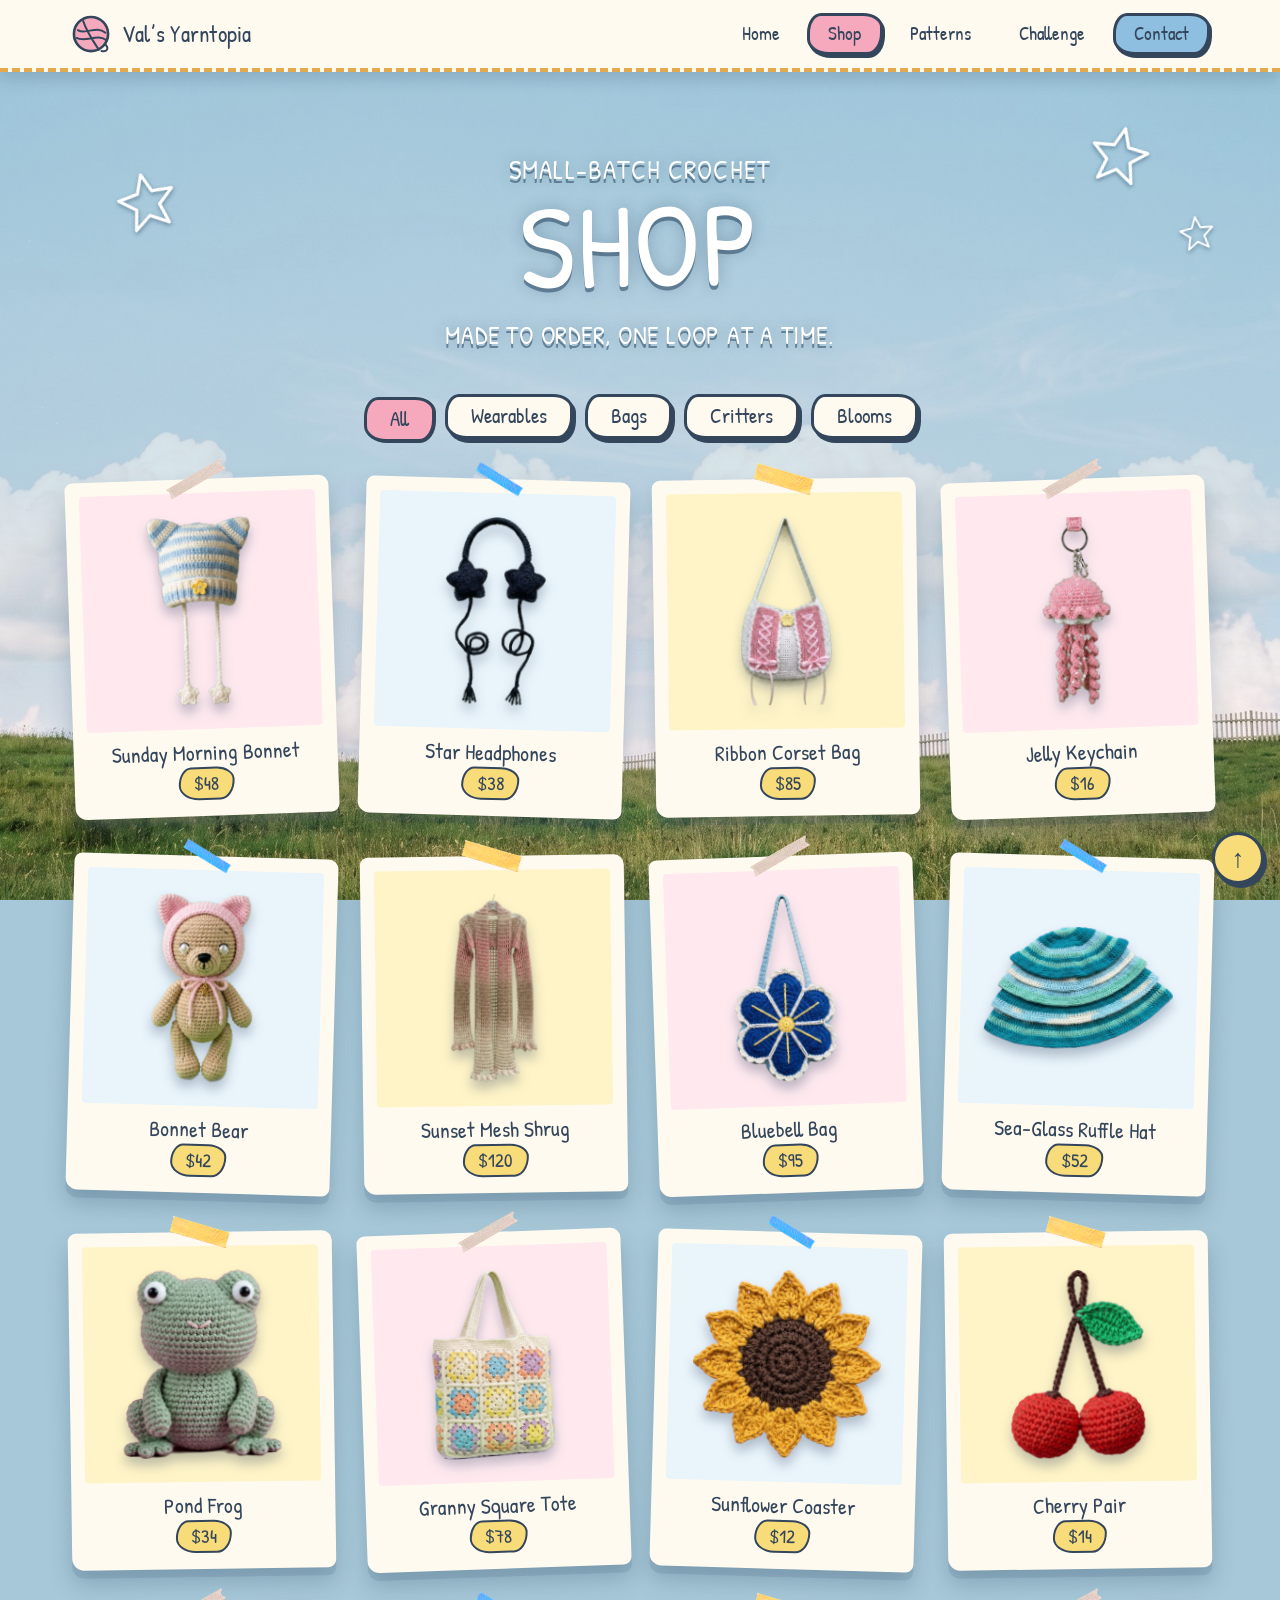
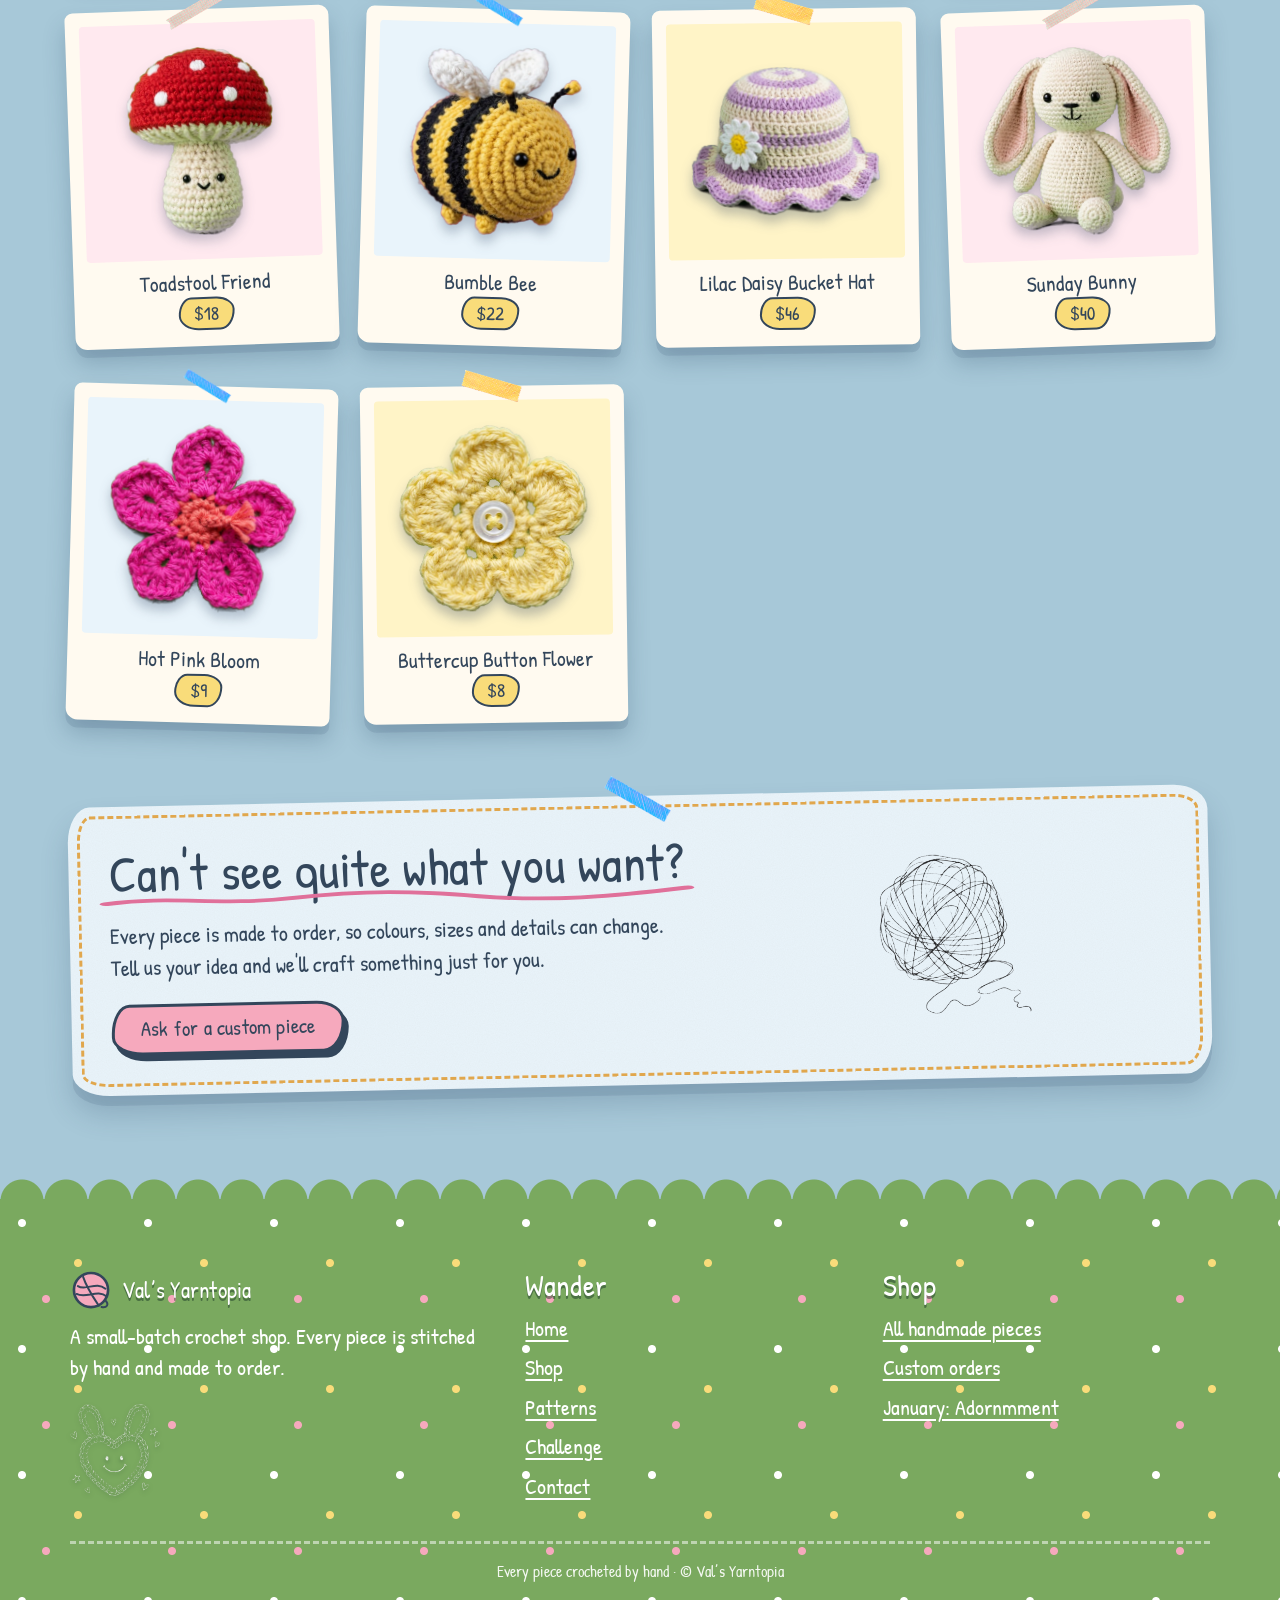
<file: shop.html>
<!DOCTYPE html>
<html lang="en">
<head>
  <meta charset="utf-8">
  <meta name="viewport" content="width=device-width, initial-scale=1">
  <title>Shop · Val’s Yarntopia</title>
  <meta name="description" content="Shop handmade crochet from Val’s Yarntopia: wearables, bags, amigurumi critters and blooms, all made to order.">
  <link rel="icon" href="data:image/svg+xml,%3Csvg%20xmlns%3D'http%3A%2F%2Fwww.w3.org%2F2000%2Fsvg'%20viewBox%3D'0%200%2064%2064'%3E%3Ccircle%20cx%3D'32'%20cy%3D'32'%20r%3D'26'%20fill%3D'%23f6a9bd'%20stroke%3D'%2333465b'%20stroke-width%3D'4'%2F%3E%3Cpath%20d%3D'M12%2026%20C%2024%2034%2C%2040%2018%2C%2054%2030%20M10%2038%20C%2024%2046%2C%2042%2030%2C%2056%2042%20M20%2012%20C%2026%2030%2C%2036%2044%2C%2044%2056'%20fill%3D'none'%20stroke%3D'%2333465b'%20stroke-width%3D'3'%20stroke-linecap%3D'round'%2F%3E%3C%2Fsvg%3E">
  <link rel="preconnect" href="https://fonts.googleapis.com">
  <link rel="preconnect" href="https://fonts.gstatic.com" crossorigin>
  <link href="https://fonts.googleapis.com/css2?family=Chewy&family=Patrick+Hand&display=swap" rel="stylesheet">

  <link rel="stylesheet" href="site.css">
</head><body class="site">
<a class="skip" href="#main">Skip to content</a>
<header class="topbar">
  <div class="wrap">
    <a class="logo" href="index.html"><svg viewBox="0 0 64 64" aria-hidden="true"><circle cx="32" cy="32" r="26" fill="#f6a9bd" stroke="#33465b" stroke-width="4"/><path d="M12 26 C 24 34, 40 18, 54 30 M10 38 C 24 46, 42 30, 56 42 M20 12 C 26 30, 36 44, 44 56" fill="none" stroke="#33465b" stroke-width="3" stroke-linecap="round"/><path d="M54 48 C 60 54, 56 60, 48 58" fill="none" stroke="#33465b" stroke-width="3" stroke-linecap="round"/></svg><span>Val’s Yarntopia</span></a>
    <input class="nav-toggle" type="checkbox" id="nav-toggle" aria-label="Toggle menu">
    <label class="burger" for="nav-toggle" aria-hidden="true"><span></span><span></span><span></span></label>
    <nav class="nav" aria-label="Main">
      <ul>
        <li><a href="index.html">Home</a></li>
        <li><a href="shop.html" aria-current="page">Shop</a></li>
        <li><a href="patterns.html">Patterns</a></li>
        <li><a href="challenges.html">Challenge</a></li>
        <li><a href="contact.html">Contact</a></li>
      </ul>
    </nav>
  </div>
</header>

<main id="main">
<div class="page-head">
  <svg class="doodle-star s1" viewBox="0 0 100 100" aria-hidden="true"><path d="M50 8 L61 36 L92 39 L68 59 L76 90 L49 73 L23 91 L31 60 L7 40 L38 36 Z"/></svg><svg class="doodle-star s2" viewBox="0 0 100 100" aria-hidden="true"><path d="M50 8 L61 36 L92 39 L68 59 L76 90 L49 73 L23 91 L31 60 L7 40 L38 36 Z"/></svg><svg class="doodle-star s3" viewBox="0 0 100 100" aria-hidden="true"><path d="M50 8 L61 36 L92 39 L68 59 L76 90 L49 73 L23 91 L31 60 L7 40 L38 36 Z"/></svg>
  <div class="wrap">
    <p class="kicker2">Small-batch crochet</p>
    <h1>Shop</h1>
    <p class="lede">Made to order, one loop at a time.</p>
  </div>
</div>
<div class="wrap">
  <div class="gal-wrap">
    <input type="radio" name="f" id="f-all" class="sr" checked>
    <input type="radio" name="f" id="f-wear" class="sr">
    <input type="radio" name="f" id="f-bag" class="sr">
    <input type="radio" name="f" id="f-crit" class="sr">
    <input type="radio" name="f" id="f-bloom" class="sr">
    <div class="filters" role="group" aria-label="Filter the shop">
      <label for="f-all">All</label><label for="f-wear">Wearables</label><label for="f-bag">Bags</label><label for="f-crit">Critters</label><label for="f-bloom">Blooms</label>
    </div>
    <div class="grid" id="gallery">
      <a class="p wear" href="#pc-hat"><div class="ph"><img src="assets/hat.webp" alt="Sunday Morning Bonnet" loading="lazy"></div><div class="cap"><b>Sunday Morning Bonnet</b><small>$48</small></div></a>
      <a class="p wear" href="#pc-star"><div class="ph"><img src="assets/star-char.webp" alt="Star Headphones" loading="lazy"></div><div class="cap"><b>Star Headphones</b><small>$38</small></div></a>
      <a class="p bag" href="#pc-pouch"><div class="ph"><img src="assets/pouch.webp" alt="Ribbon Corset Bag" loading="lazy"></div><div class="cap"><b>Ribbon Corset Bag</b><small>$85</small></div></a>
      <a class="p crit" href="#pc-jelly"><div class="ph"><img src="assets/jelly.webp" alt="Jelly Keychain" loading="lazy"></div><div class="cap"><b>Jelly Keychain</b><small>$16</small></div></a>
      <a class="p crit" href="#pc-doll"><div class="ph"><img src="assets/doll.webp" alt="Bonnet Bear" loading="lazy"></div><div class="cap"><b>Bonnet Bear</b><small>$42</small></div></a>
      <a class="p wear" href="#pc-scarf"><div class="ph"><img src="assets/scarf.webp" alt="Sunset Mesh Shrug" loading="lazy"></div><div class="cap"><b>Sunset Mesh Shrug</b><small>$120</small></div></a>
      <a class="p bag" href="#pc-bluebell"><div class="ph"><img src="assets/flower-blue.webp" alt="Bluebell Bag" loading="lazy"></div><div class="cap"><b>Bluebell Bag</b><small>$95</small></div></a>
      <a class="p wear" href="#pc-ruffle"><div class="ph"><img src="assets/skirt.webp" alt="Sea-Glass Ruffle Hat" loading="lazy"></div><div class="cap"><b>Sea-Glass Ruffle Hat</b><small>$52</small></div></a>
      <a class="p crit" href="#pc-frog"><div class="ph"><img src="assets/frog.webp" alt="Pond Frog" loading="lazy"></div><div class="cap"><b>Pond Frog</b><small>$34</small></div></a>
      <a class="p bag" href="#pc-tote"><div class="ph"><img src="assets/tote.webp" alt="Granny Square Tote" loading="lazy"></div><div class="cap"><b>Granny Square Tote</b><small>$78</small></div></a>
      <a class="p bloom" href="#pc-sunflower"><div class="ph"><img src="assets/sunflower.webp" alt="Sunflower Coaster" loading="lazy"></div><div class="cap"><b>Sunflower Coaster</b><small>$12</small></div></a>
      <a class="p crit" href="#pc-cherries"><div class="ph"><img src="assets/cherries.webp" alt="Cherry Pair" loading="lazy"></div><div class="cap"><b>Cherry Pair</b><small>$14</small></div></a>
      <a class="p crit" href="#pc-mushroom"><div class="ph"><img src="assets/mushroom.webp" alt="Toadstool Friend" loading="lazy"></div><div class="cap"><b>Toadstool Friend</b><small>$18</small></div></a>
      <a class="p crit" href="#pc-bee"><div class="ph"><img src="assets/bee.webp" alt="Bumble Bee" loading="lazy"></div><div class="cap"><b>Bumble Bee</b><small>$22</small></div></a>
      <a class="p wear" href="#pc-bucket"><div class="ph"><img src="assets/bucket.webp" alt="Lilac Daisy Bucket Hat" loading="lazy"></div><div class="cap"><b>Lilac Daisy Bucket Hat</b><small>$46</small></div></a>
      <a class="p crit" href="#pc-bunny"><div class="ph"><img src="assets/bunny.webp" alt="Sunday Bunny" loading="lazy"></div><div class="cap"><b>Sunday Bunny</b><small>$40</small></div></a>
      <a class="p bloom" href="#pc-hibiscus"><div class="ph"><img src="assets/flower-pink.webp" alt="Hot Pink Bloom" loading="lazy"></div><div class="cap"><b>Hot Pink Bloom</b><small>$9</small></div></a>
      <a class="p bloom" href="#pc-butter"><div class="ph"><img src="assets/flower-yellow.webp" alt="Buttercup Button Flower" loading="lazy"></div><div class="cap"><b>Buttercup Button Flower</b><small>$8</small></div></a>
    </div>
  </div>

  <section class="section">
    <div class="paper blue tape-blue tilt-l">
      <div class="two-col">
        <div>
          <h2><span class="scribble">Can't see quite what you want?</span></h2>
          <p>Every piece is made to order, so colours, sizes and details can change. Tell us your idea and we'll craft something just for you.</p>
          <div class="btn-row"><a class="btn" href="contact.html">Ask for a custom piece</a></div>
        </div>
        <div style="text-align:center"><img src="assets/d-yarn.webp" alt="" class="doodle ink" style="width:150px;margin:0 auto;filter:invert(1) brightness(.4)"></div>
      </div>
    </div>
  </section>
</div>
<div class="lightbox" id="pc-hat" role="dialog" aria-label="Sunday Morning Bonnet">
  <a class="lb-bg" href="#close" aria-label="Close" tabindex="-1"></a>
  <div class="paper lb-card plain">
    <a class="lb-close" href="#close" aria-label="Close">✕</a>
    <div class="ph"><img src="assets/hat.webp" alt="Sunday Morning Bonnet"></div>
    <div>
      <span class="chip pink">Wearable</span> <span class="chip blue">Made to order</span>
      <h3 style="font-size:2.2rem">Sunday Morning Bonnet</h3>
      <p class="price-big">$48</p>
      <p>Cream and baby-blue stripes, cat-ear corners and a tiny yellow star button. The ties end in little star pom-poms.</p>
      <dl><dt>Yarn</dt><dd>Cotton DK</dd><dt>Hook</dt><dd>3.5 mm</dd><dt>Made in</dt><dd>1–3 weeks</dd></dl>
      <div class="lb-nav"><a class="btn" href="mailto:hello@valsyarntopia.example?subject=Order%20enquiry%3A%20Sunday%20Morning%20Bonnet&amp;body=Hi%20Val%E2%80%99s%20Yarntopia%2C%0A%0AI'd%20love%20to%20order%20the%20Sunday%20Morning%20Bonnet%20(%2448).%0A%0AColours%20I'd%20like%3A%0AMy%20name%3A%0ADelivery%20country%3A%0A">Order this piece</a></div>
      <div class="lb-nav" style="margin-top:12px"><a class="btn btn-yellow" href="#pc-butter">← Prev</a><a class="btn btn-blue" href="#pc-star">Next →</a></div>
    </div>
  </div>
</div>
<div class="lightbox" id="pc-star" role="dialog" aria-label="Star Headphones">
  <a class="lb-bg" href="#close" aria-label="Close" tabindex="-1"></a>
  <div class="paper lb-card plain">
    <a class="lb-close" href="#close" aria-label="Close">✕</a>
    <div class="ph"><img src="assets/star-char.webp" alt="Star Headphones"></div>
    <div>
      <span class="chip pink">Wearable</span> <span class="chip blue">Made to order</span>
      <h3 style="font-size:2.2rem">Star Headphones</h3>
      <p class="price-big">$38</p>
      <p>Two puffy navy stars joined by a soft arch, with long looping cords for extra whimsy.</p>
      <dl><dt>Yarn</dt><dd>Navy velvet-touch chenille</dd><dt>Hook</dt><dd>3 mm</dd><dt>Made in</dt><dd>1–3 weeks</dd></dl>
      <div class="lb-nav"><a class="btn" href="mailto:hello@valsyarntopia.example?subject=Order%20enquiry%3A%20Star%20Headphones&amp;body=Hi%20Val%E2%80%99s%20Yarntopia%2C%0A%0AI'd%20love%20to%20order%20the%20Star%20Headphones%20(%2438).%0A%0AColours%20I'd%20like%3A%0AMy%20name%3A%0ADelivery%20country%3A%0A">Order this piece</a></div>
      <div class="lb-nav" style="margin-top:12px"><a class="btn btn-yellow" href="#pc-hat">← Prev</a><a class="btn btn-blue" href="#pc-pouch">Next →</a></div>
    </div>
  </div>
</div>
<div class="lightbox" id="pc-pouch" role="dialog" aria-label="Ribbon Corset Bag">
  <a class="lb-bg" href="#close" aria-label="Close" tabindex="-1"></a>
  <div class="paper lb-card plain">
    <a class="lb-close" href="#close" aria-label="Close">✕</a>
    <div class="ph"><img src="assets/pouch.webp" alt="Ribbon Corset Bag"></div>
    <div>
      <span class="chip blue">Bag</span> <span class="chip blue">Made to order</span>
      <h3 style="font-size:2.2rem">Ribbon Corset Bag</h3>
      <p class="price-big">$85</p>
      <p>A white hobo bag with pink panels laced up like a tiny corset, finished with satin bows and a yellow flower button.</p>
      <dl><dt>Yarn</dt><dd>Mercerised cotton + satin ribbon</dd><dt>Hook</dt><dd>3 mm</dd><dt>Made in</dt><dd>2–3 weeks</dd></dl>
      <div class="lb-nav"><a class="btn" href="mailto:hello@valsyarntopia.example?subject=Order%20enquiry%3A%20Ribbon%20Corset%20Bag&amp;body=Hi%20Val%E2%80%99s%20Yarntopia%2C%0A%0AI'd%20love%20to%20order%20the%20Ribbon%20Corset%20Bag%20(%2485).%0A%0AColours%20I'd%20like%3A%0AMy%20name%3A%0ADelivery%20country%3A%0A">Order this piece</a></div>
      <div class="lb-nav" style="margin-top:12px"><a class="btn btn-yellow" href="#pc-star">← Prev</a><a class="btn btn-blue" href="#pc-jelly">Next →</a></div>
    </div>
  </div>
</div>
<div class="lightbox" id="pc-jelly" role="dialog" aria-label="Jelly Keychain">
  <a class="lb-bg" href="#close" aria-label="Close" tabindex="-1"></a>
  <div class="paper lb-card plain">
    <a class="lb-close" href="#close" aria-label="Close">✕</a>
    <div class="ph"><img src="assets/jelly.webp" alt="Jelly Keychain"></div>
    <div>
      <span class="chip ">Critter</span> <span class="chip blue">Made to order</span>
      <h3 style="font-size:2.2rem">Jelly Keychain</h3>
      <p class="price-big">$16</p>
      <p>A ruffled bell, curly pink tentacles and a beaded skirt. Clips onto any bag zip.</p>
      <dl><dt>Yarn</dt><dd>Cotton 4-ply</dd><dt>Hook</dt><dd>2.5 mm</dd><dt>Made in</dt><dd>1–2 weeks</dd></dl>
      <div class="lb-nav"><a class="btn" href="mailto:hello@valsyarntopia.example?subject=Order%20enquiry%3A%20Jelly%20Keychain&amp;body=Hi%20Val%E2%80%99s%20Yarntopia%2C%0A%0AI'd%20love%20to%20order%20the%20Jelly%20Keychain%20(%2416).%0A%0AColours%20I'd%20like%3A%0AMy%20name%3A%0ADelivery%20country%3A%0A">Order this piece</a></div>
      <div class="lb-nav" style="margin-top:12px"><a class="btn btn-yellow" href="#pc-pouch">← Prev</a><a class="btn btn-blue" href="#pc-doll">Next →</a></div>
    </div>
  </div>
</div>
<div class="lightbox" id="pc-doll" role="dialog" aria-label="Bonnet Bear">
  <a class="lb-bg" href="#close" aria-label="Close" tabindex="-1"></a>
  <div class="paper lb-card plain">
    <a class="lb-close" href="#close" aria-label="Close">✕</a>
    <div class="ph"><img src="assets/doll.webp" alt="Bonnet Bear"></div>
    <div>
      <span class="chip ">Critter</span> <span class="chip blue">Made to order</span>
      <h3 style="font-size:2.2rem">Bonnet Bear</h3>
      <p class="price-big">$42</p>
      <p>A sand-coloured bear in a pale pink cat-ear bonnet, with pearly bead eyes and a golden star charm.</p>
      <dl><dt>Yarn</dt><dd>Cotton DK</dd><dt>Hook</dt><dd>2.75 mm</dd><dt>Made in</dt><dd>1–2 weeks</dd></dl>
      <div class="lb-nav"><a class="btn" href="mailto:hello@valsyarntopia.example?subject=Order%20enquiry%3A%20Bonnet%20Bear&amp;body=Hi%20Val%E2%80%99s%20Yarntopia%2C%0A%0AI'd%20love%20to%20order%20the%20Bonnet%20Bear%20(%2442).%0A%0AColours%20I'd%20like%3A%0AMy%20name%3A%0ADelivery%20country%3A%0A">Order this piece</a></div>
      <div class="lb-nav" style="margin-top:12px"><a class="btn btn-yellow" href="#pc-jelly">← Prev</a><a class="btn btn-blue" href="#pc-scarf">Next →</a></div>
    </div>
  </div>
</div>
<div class="lightbox" id="pc-scarf" role="dialog" aria-label="Sunset Mesh Shrug">
  <a class="lb-bg" href="#close" aria-label="Close" tabindex="-1"></a>
  <div class="paper lb-card plain">
    <a class="lb-close" href="#close" aria-label="Close">✕</a>
    <div class="ph"><img src="assets/scarf.webp" alt="Sunset Mesh Shrug"></div>
    <div>
      <span class="chip pink">Wearable</span> <span class="chip blue">Made to order</span>
      <h3 style="font-size:2.2rem">Sunset Mesh Shrug</h3>
      <p class="price-big">$120</p>
      <p>An open-mesh shrug that fades from dusty pink through toasty brown to cream, with a ruffled hem.</p>
      <dl><dt>Yarn</dt><dd>Fine cotton, 3 colours</dd><dt>Hook</dt><dd>4 mm</dd><dt>Made in</dt><dd>1–3 weeks</dd></dl>
      <div class="lb-nav"><a class="btn" href="mailto:hello@valsyarntopia.example?subject=Order%20enquiry%3A%20Sunset%20Mesh%20Shrug&amp;body=Hi%20Val%E2%80%99s%20Yarntopia%2C%0A%0AI'd%20love%20to%20order%20the%20Sunset%20Mesh%20Shrug%20(%24120).%0A%0AColours%20I'd%20like%3A%0AMy%20name%3A%0ADelivery%20country%3A%0A">Order this piece</a></div>
      <div class="lb-nav" style="margin-top:12px"><a class="btn btn-yellow" href="#pc-doll">← Prev</a><a class="btn btn-blue" href="#pc-bluebell">Next →</a></div>
    </div>
  </div>
</div>
<div class="lightbox" id="pc-bluebell" role="dialog" aria-label="Bluebell Bag">
  <a class="lb-bg" href="#close" aria-label="Close" tabindex="-1"></a>
  <div class="paper lb-card plain">
    <a class="lb-close" href="#close" aria-label="Close">✕</a>
    <div class="ph"><img src="assets/flower-blue.webp" alt="Bluebell Bag"></div>
    <div>
      <span class="chip blue">Bag</span> <span class="chip blue">Made to order</span>
      <h3 style="font-size:2.2rem">Bluebell Bag</h3>
      <p class="price-big">$95</p>
      <p>A six-petal bag in royal blue with white ruffled edges and yellow embroidered stripes.</p>
      <dl><dt>Yarn</dt><dd>Cotton DK</dd><dt>Hook</dt><dd>3.5 mm</dd><dt>Made in</dt><dd>2–3 weeks</dd></dl>
      <div class="lb-nav"><a class="btn" href="mailto:hello@valsyarntopia.example?subject=Order%20enquiry%3A%20Bluebell%20Bag&amp;body=Hi%20Val%E2%80%99s%20Yarntopia%2C%0A%0AI'd%20love%20to%20order%20the%20Bluebell%20Bag%20(%2495).%0A%0AColours%20I'd%20like%3A%0AMy%20name%3A%0ADelivery%20country%3A%0A">Order this piece</a></div>
      <div class="lb-nav" style="margin-top:12px"><a class="btn btn-yellow" href="#pc-scarf">← Prev</a><a class="btn btn-blue" href="#pc-ruffle">Next →</a></div>
    </div>
  </div>
</div>
<div class="lightbox" id="pc-ruffle" role="dialog" aria-label="Sea-Glass Ruffle Hat">
  <a class="lb-bg" href="#close" aria-label="Close" tabindex="-1"></a>
  <div class="paper lb-card plain">
    <a class="lb-close" href="#close" aria-label="Close">✕</a>
    <div class="ph"><img src="assets/skirt.webp" alt="Sea-Glass Ruffle Hat"></div>
    <div>
      <span class="chip pink">Wearable</span> <span class="chip blue">Made to order</span>
      <h3 style="font-size:2.2rem">Sea-Glass Ruffle Hat</h3>
      <p class="price-big">$52</p>
      <p>Tiers of turquoise, teal and mint ruffles that flop over your eyebrows in the best way.</p>
      <dl><dt>Yarn</dt><dd>Cotton 4-ply</dd><dt>Hook</dt><dd>3 mm</dd><dt>Made in</dt><dd>1–3 weeks</dd></dl>
      <div class="lb-nav"><a class="btn" href="mailto:hello@valsyarntopia.example?subject=Order%20enquiry%3A%20Sea-Glass%20Ruffle%20Hat&amp;body=Hi%20Val%E2%80%99s%20Yarntopia%2C%0A%0AI'd%20love%20to%20order%20the%20Sea-Glass%20Ruffle%20Hat%20(%2452).%0A%0AColours%20I'd%20like%3A%0AMy%20name%3A%0ADelivery%20country%3A%0A">Order this piece</a></div>
      <div class="lb-nav" style="margin-top:12px"><a class="btn btn-yellow" href="#pc-bluebell">← Prev</a><a class="btn btn-blue" href="#pc-frog">Next →</a></div>
    </div>
  </div>
</div>
<div class="lightbox" id="pc-frog" role="dialog" aria-label="Pond Frog">
  <a class="lb-bg" href="#close" aria-label="Close" tabindex="-1"></a>
  <div class="paper lb-card plain">
    <a class="lb-close" href="#close" aria-label="Close">✕</a>
    <div class="ph"><img src="assets/frog.webp" alt="Pond Frog"></div>
    <div>
      <span class="chip ">Critter</span> <span class="chip blue">Made to order</span>
      <h3 style="font-size:2.2rem">Pond Frog</h3>
      <p class="price-big">$34</p>
      <p>A sage-green frog with big goggly eyes and a very small smile. Sits beautifully on a shelf.</p>
      <dl><dt>Yarn</dt><dd>Cotton DK</dd><dt>Hook</dt><dd>2.5 mm</dd><dt>Made in</dt><dd>1–2 weeks</dd></dl>
      <div class="lb-nav"><a class="btn" href="mailto:hello@valsyarntopia.example?subject=Order%20enquiry%3A%20Pond%20Frog&amp;body=Hi%20Val%E2%80%99s%20Yarntopia%2C%0A%0AI'd%20love%20to%20order%20the%20Pond%20Frog%20(%2434).%0A%0AColours%20I'd%20like%3A%0AMy%20name%3A%0ADelivery%20country%3A%0A">Order this piece</a></div>
      <div class="lb-nav" style="margin-top:12px"><a class="btn btn-yellow" href="#pc-ruffle">← Prev</a><a class="btn btn-blue" href="#pc-tote">Next →</a></div>
    </div>
  </div>
</div>
<div class="lightbox" id="pc-tote" role="dialog" aria-label="Granny Square Tote">
  <a class="lb-bg" href="#close" aria-label="Close" tabindex="-1"></a>
  <div class="paper lb-card plain">
    <a class="lb-close" href="#close" aria-label="Close">✕</a>
    <div class="ph"><img src="assets/tote.webp" alt="Granny Square Tote"></div>
    <div>
      <span class="chip blue">Bag</span> <span class="chip blue">Made to order</span>
      <h3 style="font-size:2.2rem">Granny Square Tote</h3>
      <p class="price-big">$78</p>
      <p>Twelve pastel granny squares stitched into a sturdy market tote with cream handles.</p>
      <dl><dt>Yarn</dt><dd>Cotton DK scraps</dd><dt>Hook</dt><dd>4 mm</dd><dt>Made in</dt><dd>2–3 weeks</dd></dl>
      <div class="lb-nav"><a class="btn" href="mailto:hello@valsyarntopia.example?subject=Order%20enquiry%3A%20Granny%20Square%20Tote&amp;body=Hi%20Val%E2%80%99s%20Yarntopia%2C%0A%0AI'd%20love%20to%20order%20the%20Granny%20Square%20Tote%20(%2478).%0A%0AColours%20I'd%20like%3A%0AMy%20name%3A%0ADelivery%20country%3A%0A">Order this piece</a></div>
      <div class="lb-nav" style="margin-top:12px"><a class="btn btn-yellow" href="#pc-frog">← Prev</a><a class="btn btn-blue" href="#pc-sunflower">Next →</a></div>
    </div>
  </div>
</div>
<div class="lightbox" id="pc-sunflower" role="dialog" aria-label="Sunflower Coaster">
  <a class="lb-bg" href="#close" aria-label="Close" tabindex="-1"></a>
  <div class="paper lb-card plain">
    <a class="lb-close" href="#close" aria-label="Close">✕</a>
    <div class="ph"><img src="assets/sunflower.webp" alt="Sunflower Coaster"></div>
    <div>
      <span class="chip sage">Bloom</span> <span class="chip blue">Made to order</span>
      <h3 style="font-size:2.2rem">Sunflower Coaster</h3>
      <p class="price-big">$12</p>
      <p>Golden petals around a chocolate-brown centre. Doubles as a cheerful coaster or a bag charm.</p>
      <dl><dt>Yarn</dt><dd>Cotton worsted</dd><dt>Hook</dt><dd>3.5 mm</dd><dt>Made in</dt><dd>3–5 days</dd></dl>
      <div class="lb-nav"><a class="btn" href="mailto:hello@valsyarntopia.example?subject=Order%20enquiry%3A%20Sunflower%20Coaster&amp;body=Hi%20Val%E2%80%99s%20Yarntopia%2C%0A%0AI'd%20love%20to%20order%20the%20Sunflower%20Coaster%20(%2412).%0A%0AColours%20I'd%20like%3A%0AMy%20name%3A%0ADelivery%20country%3A%0A">Order this piece</a></div>
      <div class="lb-nav" style="margin-top:12px"><a class="btn btn-yellow" href="#pc-tote">← Prev</a><a class="btn btn-blue" href="#pc-cherries">Next →</a></div>
    </div>
  </div>
</div>
<div class="lightbox" id="pc-cherries" role="dialog" aria-label="Cherry Pair">
  <a class="lb-bg" href="#close" aria-label="Close" tabindex="-1"></a>
  <div class="paper lb-card plain">
    <a class="lb-close" href="#close" aria-label="Close">✕</a>
    <div class="ph"><img src="assets/cherries.webp" alt="Cherry Pair"></div>
    <div>
      <span class="chip ">Critter</span> <span class="chip blue">Made to order</span>
      <h3 style="font-size:2.2rem">Cherry Pair</h3>
      <p class="price-big">$14</p>
      <p>Two plump red cherries on brown stems with one leaf. Instant charm for a rear-view mirror.</p>
      <dl><dt>Yarn</dt><dd>Cotton 4-ply</dd><dt>Hook</dt><dd>2.5 mm</dd><dt>Made in</dt><dd>1–2 weeks</dd></dl>
      <div class="lb-nav"><a class="btn" href="mailto:hello@valsyarntopia.example?subject=Order%20enquiry%3A%20Cherry%20Pair&amp;body=Hi%20Val%E2%80%99s%20Yarntopia%2C%0A%0AI'd%20love%20to%20order%20the%20Cherry%20Pair%20(%2414).%0A%0AColours%20I'd%20like%3A%0AMy%20name%3A%0ADelivery%20country%3A%0A">Order this piece</a></div>
      <div class="lb-nav" style="margin-top:12px"><a class="btn btn-yellow" href="#pc-sunflower">← Prev</a><a class="btn btn-blue" href="#pc-mushroom">Next →</a></div>
    </div>
  </div>
</div>
<div class="lightbox" id="pc-mushroom" role="dialog" aria-label="Toadstool Friend">
  <a class="lb-bg" href="#close" aria-label="Close" tabindex="-1"></a>
  <div class="paper lb-card plain">
    <a class="lb-close" href="#close" aria-label="Close">✕</a>
    <div class="ph"><img src="assets/mushroom.webp" alt="Toadstool Friend"></div>
    <div>
      <span class="chip ">Critter</span> <span class="chip blue">Made to order</span>
      <h3 style="font-size:2.2rem">Toadstool Friend</h3>
      <p class="price-big">$18</p>
      <p>A polka-dot red cap over a sleepy cream stem. Guaranteed to make your desk happier.</p>
      <dl><dt>Yarn</dt><dd>Cotton DK</dd><dt>Hook</dt><dd>2.5 mm</dd><dt>Made in</dt><dd>1–2 weeks</dd></dl>
      <div class="lb-nav"><a class="btn" href="mailto:hello@valsyarntopia.example?subject=Order%20enquiry%3A%20Toadstool%20Friend&amp;body=Hi%20Val%E2%80%99s%20Yarntopia%2C%0A%0AI'd%20love%20to%20order%20the%20Toadstool%20Friend%20(%2418).%0A%0AColours%20I'd%20like%3A%0AMy%20name%3A%0ADelivery%20country%3A%0A">Order this piece</a></div>
      <div class="lb-nav" style="margin-top:12px"><a class="btn btn-yellow" href="#pc-cherries">← Prev</a><a class="btn btn-blue" href="#pc-bee">Next →</a></div>
    </div>
  </div>
</div>
<div class="lightbox" id="pc-bee" role="dialog" aria-label="Bumble Bee">
  <a class="lb-bg" href="#close" aria-label="Close" tabindex="-1"></a>
  <div class="paper lb-card plain">
    <a class="lb-close" href="#close" aria-label="Close">✕</a>
    <div class="ph"><img src="assets/bee.webp" alt="Bumble Bee"></div>
    <div>
      <span class="chip ">Critter</span> <span class="chip blue">Made to order</span>
      <h3 style="font-size:2.2rem">Bumble Bee</h3>
      <p class="price-big">$22</p>
      <p>Round, stripey and softly smiling, with fluffy white wings.</p>
      <dl><dt>Yarn</dt><dd>Cotton DK</dd><dt>Hook</dt><dd>2.75 mm</dd><dt>Made in</dt><dd>1–2 weeks</dd></dl>
      <div class="lb-nav"><a class="btn" href="mailto:hello@valsyarntopia.example?subject=Order%20enquiry%3A%20Bumble%20Bee&amp;body=Hi%20Val%E2%80%99s%20Yarntopia%2C%0A%0AI'd%20love%20to%20order%20the%20Bumble%20Bee%20(%2422).%0A%0AColours%20I'd%20like%3A%0AMy%20name%3A%0ADelivery%20country%3A%0A">Order this piece</a></div>
      <div class="lb-nav" style="margin-top:12px"><a class="btn btn-yellow" href="#pc-mushroom">← Prev</a><a class="btn btn-blue" href="#pc-bucket">Next →</a></div>
    </div>
  </div>
</div>
<div class="lightbox" id="pc-bucket" role="dialog" aria-label="Lilac Daisy Bucket Hat">
  <a class="lb-bg" href="#close" aria-label="Close" tabindex="-1"></a>
  <div class="paper lb-card plain">
    <a class="lb-close" href="#close" aria-label="Close">✕</a>
    <div class="ph"><img src="assets/bucket.webp" alt="Lilac Daisy Bucket Hat"></div>
    <div>
      <span class="chip pink">Wearable</span> <span class="chip blue">Made to order</span>
      <h3 style="font-size:2.2rem">Lilac Daisy Bucket Hat</h3>
      <p class="price-big">$46</p>
      <p>Lilac and cream stripes, a scalloped brim and one tiny daisy for good measure.</p>
      <dl><dt>Yarn</dt><dd>Cotton DK</dd><dt>Hook</dt><dd>3.5 mm</dd><dt>Made in</dt><dd>1–3 weeks</dd></dl>
      <div class="lb-nav"><a class="btn" href="mailto:hello@valsyarntopia.example?subject=Order%20enquiry%3A%20Lilac%20Daisy%20Bucket%20Hat&amp;body=Hi%20Val%E2%80%99s%20Yarntopia%2C%0A%0AI'd%20love%20to%20order%20the%20Lilac%20Daisy%20Bucket%20Hat%20(%2446).%0A%0AColours%20I'd%20like%3A%0AMy%20name%3A%0ADelivery%20country%3A%0A">Order this piece</a></div>
      <div class="lb-nav" style="margin-top:12px"><a class="btn btn-yellow" href="#pc-bee">← Prev</a><a class="btn btn-blue" href="#pc-bunny">Next →</a></div>
    </div>
  </div>
</div>
<div class="lightbox" id="pc-bunny" role="dialog" aria-label="Sunday Bunny">
  <a class="lb-bg" href="#close" aria-label="Close" tabindex="-1"></a>
  <div class="paper lb-card plain">
    <a class="lb-close" href="#close" aria-label="Close">✕</a>
    <div class="ph"><img src="assets/bunny.webp" alt="Sunday Bunny"></div>
    <div>
      <span class="chip ">Critter</span> <span class="chip blue">Made to order</span>
      <h3 style="font-size:2.2rem">Sunday Bunny</h3>
      <p class="price-big">$40</p>
      <p>Long floppy ears lined in blush pink. Made for hugging.</p>
      <dl><dt>Yarn</dt><dd>Cotton DK</dd><dt>Hook</dt><dd>2.75 mm</dd><dt>Made in</dt><dd>1–2 weeks</dd></dl>
      <div class="lb-nav"><a class="btn" href="mailto:hello@valsyarntopia.example?subject=Order%20enquiry%3A%20Sunday%20Bunny&amp;body=Hi%20Val%E2%80%99s%20Yarntopia%2C%0A%0AI'd%20love%20to%20order%20the%20Sunday%20Bunny%20(%2440).%0A%0AColours%20I'd%20like%3A%0AMy%20name%3A%0ADelivery%20country%3A%0A">Order this piece</a></div>
      <div class="lb-nav" style="margin-top:12px"><a class="btn btn-yellow" href="#pc-bucket">← Prev</a><a class="btn btn-blue" href="#pc-hibiscus">Next →</a></div>
    </div>
  </div>
</div>
<div class="lightbox" id="pc-hibiscus" role="dialog" aria-label="Hot Pink Bloom">
  <a class="lb-bg" href="#close" aria-label="Close" tabindex="-1"></a>
  <div class="paper lb-card plain">
    <a class="lb-close" href="#close" aria-label="Close">✕</a>
    <div class="ph"><img src="assets/flower-pink.webp" alt="Hot Pink Bloom"></div>
    <div>
      <span class="chip sage">Bloom</span> <span class="chip blue">Made to order</span>
      <h3 style="font-size:2.2rem">Hot Pink Bloom</h3>
      <p class="price-big">$9</p>
      <p>A bold five-petal flower with a coral centre. Sew it on a bag, a hat, anywhere that needs a party.</p>
      <dl><dt>Yarn</dt><dd>Cotton DK</dd><dt>Hook</dt><dd>3.5 mm</dd><dt>Made in</dt><dd>3–5 days</dd></dl>
      <div class="lb-nav"><a class="btn" href="mailto:hello@valsyarntopia.example?subject=Order%20enquiry%3A%20Hot%20Pink%20Bloom&amp;body=Hi%20Val%E2%80%99s%20Yarntopia%2C%0A%0AI'd%20love%20to%20order%20the%20Hot%20Pink%20Bloom%20(%249).%0A%0AColours%20I'd%20like%3A%0AMy%20name%3A%0ADelivery%20country%3A%0A">Order this piece</a></div>
      <div class="lb-nav" style="margin-top:12px"><a class="btn btn-yellow" href="#pc-bunny">← Prev</a><a class="btn btn-blue" href="#pc-butter">Next →</a></div>
    </div>
  </div>
</div>
<div class="lightbox" id="pc-butter" role="dialog" aria-label="Buttercup Button Flower">
  <a class="lb-bg" href="#close" aria-label="Close" tabindex="-1"></a>
  <div class="paper lb-card plain">
    <a class="lb-close" href="#close" aria-label="Close">✕</a>
    <div class="ph"><img src="assets/flower-yellow.webp" alt="Buttercup Button Flower"></div>
    <div>
      <span class="chip sage">Bloom</span> <span class="chip blue">Made to order</span>
      <h3 style="font-size:2.2rem">Buttercup Button Flower</h3>
      <p class="price-big">$8</p>
      <p>A butter-yellow flower with a pearly button in the middle, small enough to hide in a pocket.</p>
      <dl><dt>Yarn</dt><dd>Cotton DK</dd><dt>Hook</dt><dd>3.5 mm</dd><dt>Made in</dt><dd>3–5 days</dd></dl>
      <div class="lb-nav"><a class="btn" href="mailto:hello@valsyarntopia.example?subject=Order%20enquiry%3A%20Buttercup%20Button%20Flower&amp;body=Hi%20Val%E2%80%99s%20Yarntopia%2C%0A%0AI'd%20love%20to%20order%20the%20Buttercup%20Button%20Flower%20(%248).%0A%0AColours%20I'd%20like%3A%0AMy%20name%3A%0ADelivery%20country%3A%0A">Order this piece</a></div>
      <div class="lb-nav" style="margin-top:12px"><a class="btn btn-yellow" href="#pc-hibiscus">← Prev</a><a class="btn btn-blue" href="#pc-hat">Next →</a></div>
    </div>
  </div>
</div>
</main>
<footer class="footer">
  <div class="wrap">
    <div>
      <a class="logo" href="index.html"><svg viewBox="0 0 64 64" aria-hidden="true"><circle cx="32" cy="32" r="26" fill="#f6a9bd" stroke="#33465b" stroke-width="4"/><path d="M12 26 C 24 34, 40 18, 54 30 M10 38 C 24 46, 42 30, 56 42 M20 12 C 26 30, 36 44, 44 56" fill="none" stroke="#33465b" stroke-width="3" stroke-linecap="round"/><path d="M54 48 C 60 54, 56 60, 48 58" fill="none" stroke="#33465b" stroke-width="3" stroke-linecap="round"/></svg><span>Val’s Yarntopia</span></a>
      <p>A small-batch crochet shop. Every piece is stitched by hand and made to order.</p>
      <img src="assets/d-heart.webp" alt="" width="90" style="filter:drop-shadow(0 2px 2px rgba(20,50,30,.5))">
    </div>
    <div>
      <h3>Wander</h3>
      <ul>
        <li><a href="index.html">Home</a></li>
        <li><a href="shop.html">Shop</a></li>
        <li><a href="patterns.html">Patterns</a></li>
        <li><a href="challenges.html">Challenge</a></li>
        <li><a href="contact.html">Contact</a></li>
      </ul>
    </div>
    <div>
      <h3>Shop</h3>
      <ul>
        <li><a href="shop.html">All handmade pieces</a></li>
        <li><a href="contact.html">Custom orders</a></li>
        <li><a href="challenges.html">January: Adornmment</a></li>
      </ul>
    </div>
    <p class="fine">Every piece crocheted by hand · © Val’s Yarntopia</p>
  </div>
</footer>
<a class="up" href="#main" aria-label="Back to top">↑</a>
</body>
</html>
</file>
<file: style.css>
/* ==========================================================
   ADORNMMENT — January Challenge · Val’s Yarntopia
   HTML + CSS only. Everything is positioned on a fixed design
   grid and scaled with --u (1 design unit = width / grid width).

   Three compositions:
     desktop  ≥ 1000px  → 1600 × 1200 grid, landscape sky
     tablet   641–999px → 1200 × 1697 grid, portrait poster
     mobile   ≤ 640px   →  600 × 1380 grid, trimmed collage
   Each item is placed by 4 numbers:  --x --y --w --r
   (left, top, width, rotation in degrees)
   ========================================================== */

:root {
  --sky: #a7c8d8;
  --ink: rgba(28, 58, 86, .55);
  --sw: min(100vw, 2200px);          /* stage width */
  --W: 1600;                         /* grid width  */
  --H: 1200;                         /* grid height */
  --u: calc(var(--sw) / var(--W));   /* one design unit */
}

*, *::before, *::after { box-sizing: border-box; }

html, body { margin: 0; background: var(--sky); }
body { overflow-x: hidden; }

/* ---------- scene / background ---------- */
.scene {
  position: relative;
  isolation: isolate;
  width: 100%;
  height: calc(var(--H) * var(--u));
  overflow: hidden;
  background: var(--sky) url("assets/bg-desktop.jpg") center bottom / cover no-repeat;
}

/* mute the photo toward the paper-blue of the reference (sky only, clouds/grass keep colour) */
.scene::before {
  content: "";
  position: absolute; inset: 0; z-index: 0;
  background: rgba(167, 200, 216, .5);
  -webkit-mask-image: linear-gradient(#000 0 55%, transparent 72%);
          mask-image: linear-gradient(#000 0 55%, transparent 72%);
  pointer-events: none;
}

/* subtle cardstock grain */
.scene::after {
  content: "";
  position: absolute; inset: 0; z-index: 50;
  pointer-events: none;
  opacity: .22;
  mix-blend-mode: multiply;
  background-image: url("data:image/svg+xml;utf8,<svg xmlns='http://www.w3.org/2000/svg' width='240' height='240'><filter id='n'><feTurbulence type='fractalNoise' baseFrequency='.85' numOctaves='3' stitchTiles='stitch'/><feColorMatrix values='0 0 0 0 .45  0 0 0 0 .5  0 0 0 0 .55  0 0 0 .9 0'/></filter><rect width='240' height='240' filter='url(%23n)'/></svg>");
}

.stage {
  position: relative; z-index: 2;
  width: var(--sw);
  height: calc(var(--H) * var(--u));
  margin: 0 auto;
}

/* ---------- typography ---------- */
.titles { position: absolute; inset: 0; pointer-events: none; }

.kicker, .title, .subtitle, .brand {
  position: absolute; margin: 0;
  color: #fff;
  font-weight: 400;
  text-shadow:
    0 calc(var(--u) * 3) 0 var(--ink),
    0 0 calc(var(--u) * 10) rgba(30, 60, 90, .35);
}

.kicker {
  left: calc(var(--kx) * var(--u));
  top:  calc(var(--ky) * var(--u));
  font: 400 calc(var(--kfs) * var(--u))/1 "Chewy", "Patrick Hand", cursive;
  text-transform: uppercase;
  letter-spacing: .02em;
  transform: rotate(-1.5deg);
}

.title {
  left: 0; width: 100%;
  top: calc(var(--ty) * var(--u));
  text-align: center;
  font: 400 calc(var(--tfs) * var(--u))/1 "Chewy", "Patrick Hand", cursive;
  text-transform: uppercase;
  letter-spacing: .01em;
  transform: rotate(-.8deg);
  text-shadow:
    0 calc(var(--u) * 5) 0 var(--ink),
    0 0 calc(var(--u) * 16) rgba(30, 60, 90, .3);
}

.subtitle {
  left: 50%;
  width: calc(var(--sbw) * var(--u));
  transform: translateX(-50%) rotate(-.4deg);
  top: calc(var(--sby) * var(--u));
  text-align: center;
  font: 400 calc(var(--sbfs) * var(--u))/1.05 "Patrick Hand", "Chewy", cursive;
  text-transform: uppercase;
  letter-spacing: .02em;
}

.brand {
  left: 0; width: 100%;
  top: calc(var(--by) * var(--u));
  text-align: center;
  font: 400 calc(var(--bfs) * var(--u))/1 "Chewy", "Patrick Hand", cursive;
  transform: rotate(-1deg);
  text-shadow:
    0 calc(var(--u) * 3) 0 rgba(32, 70, 40, .55),
    0 0 calc(var(--u) * 10) rgba(20, 50, 30, .35);
}

/* hand-drawn stars */
.star {
  position: absolute;
  left: calc(var(--x) * var(--u));
  top:  calc(var(--y) * var(--u));
  width: calc(var(--w) * var(--u));
  height: auto; overflow: visible;
  transform: rotate(calc(var(--r) * 1deg));
  filter: drop-shadow(0 calc(var(--u) * 2) calc(var(--u) * 3) rgba(30, 60, 90, .45));
}
.star path {
  fill: none; stroke: #fff;
  stroke-width: 5; stroke-linejoin: round; stroke-linecap: round;
}

/* ---------- ropes ---------- */
.rope {
  position: absolute; left: -2%; width: 104%; z-index: 1;
  top: calc(var(--ry) * var(--u));
  height: calc(var(--u) * var(--rh));
  border-radius: calc(var(--u) * 12);
  background:
    linear-gradient(180deg, rgba(255,255,255,.4) 0, rgba(255,255,255,0) 32%, rgba(60,35,5,.15) 62%, rgba(60,35,5,.5) 100%),
    repeating-linear-gradient(72deg,
      #c8993c 0, #e6c36c calc(var(--u) * 7), #f0d488 calc(var(--u) * 9),
      #b98a2c calc(var(--u) * 14), #7d5919 calc(var(--u) * 18), #c8993c calc(var(--u) * 20));
  box-shadow:
    0 calc(var(--u) * 7) calc(var(--u) * 9) rgba(35, 60, 85, .28),
    inset 0 calc(var(--u) * -2) 0 rgba(70, 40, 5, .35);
}
.rope-1 { --ry: var(--r1); transform: rotate(-.15deg); }
.rope-2 { --ry: var(--r2); transform: rotate(.2deg); }

/* ---------- hanging objects ---------- */
.item, .pin {
  position: absolute;
  left: calc(var(--x) * var(--u));
  top:  calc(var(--y) * var(--u));
  width: calc(var(--w) * var(--u));
  height: auto;
  transform: rotate(calc(var(--r) * 1deg));
  transform-origin: 50% 0;
  user-select: none;
}

.item {
  z-index: 3;
  filter: drop-shadow(0 calc(var(--u) * 9) calc(var(--u) * 8) rgba(35, 60, 85, .3));
}

.pin {
  z-index: 6;
  filter: drop-shadow(calc(var(--u) * 2) calc(var(--u) * 5) calc(var(--u) * 4) rgba(35, 50, 70, .4));
}

/* things clipped to the ropes sit in front of the rope, behind pins */
.flower-pink, .bow, .flower-yellow, .clover, .patch-blue, .cat { z-index: 4; transform-origin: 50% 50%; }
.pouch-flower { z-index: 5; }
.star-orange, .swirl, .apple { transform-origin: 50% 50%; }

/* gentle swing — pure CSS */
@keyframes sway {
  from { transform: rotate(calc(var(--r) * 1deg - 1.2deg)); }
  to   { transform: rotate(calc(var(--r) * 1deg + 1.2deg)); }
}
@media (prefers-reduced-motion: no-preference) {
  .hat, .star-char, .pouch, .jelly, .doll, .scarf, .flower-blue, .skirt {
    animation: sway 6s ease-in-out infinite alternate;
  }
  .star-char { animation-duration: 7.5s; animation-delay: -2s; }
  .pouch     { animation-duration: 8s;   animation-delay: -4s; }
  .jelly     { animation-duration: 5.2s; animation-delay: -1s; }
  .scarf     { animation-duration: 9s;   animation-delay: -3s; }
  .flower-blue { animation-duration: 7s; animation-delay: -5s; }
  .skirt     { animation-duration: 6.5s; animation-delay: -2.5s; }
}

/* ==========================================================
   DESKTOP  (default) — 1600 × 1200
   ========================================================== */
.scene { --r1: 385; --r2: 785; --rh: 30; }
:root { --H: 1350; }

.kicker   { --kx: 300; --ky: 22;  --kfs: 78; }
.title    { --ty: 96;  --tfs: 190; }
.subtitle { --sby: 300; --sbfs: 40; --sbw: 1200; }
.brand    { --by: 1215; --bfs: 64; }

.star-a { --x: 130;  --y: 175; --w: 88; --r: -12; }
.star-b { --x: 1400; --y: 100; --w: 80; --r: 14; }
.star-c { --x: 1480; --y: 165; --w: 46; --r: -8; }
.star-d { --x: 1418; --y: 195; --w: 36; --r: 10; }

/* row 1 */
.hat            { --x: 230;  --y: 400; --w: 170; --r: -2; }
.pin-hat        { --x: 246;  --y: 320; --w: 32;  --r: -3; }
.flower-pink    { --x: 430;  --y: 335; --w: 105; --r: 8; }
.star-char      { --x: 570;  --y: 400; --w: 160; --r: 3; }
.pin-star       { --x: 624;  --y: 320; --w: 32;  --r: 2; }
.bow            { --x: 780;  --y: 340; --w: 120; --r: -4; }
.pouch          { --x: 940;  --y: 405; --w: 170; --r: -1; }
.pin-pouch      { --x: 1035; --y: 322; --w: 32;  --r: 1; }
.pouch-flower   { --x: 1050; --y: 540; --w: 70;  --r: 6; }
.flower-yellow  { --x: 1160; --y: 355; --w: 85;  --r: -6; }
.jelly          { --x: 1300; --y: 400; --w: 100; --r: 2; }
.pin-jelly      { --x: 1330; --y: 318; --w: 32;  --r: 4; }

/* row 2 */
.clover         { --x: 110;  --y: 762; --w: 80;  --r: -8; }
.doll           { --x: 200;  --y: 815; --w: 125; --r: 2; }
.pin-doll       { --x: 226;  --y: 730; --w: 32;  --r: -2; }
.scarf          { --x: 440;  --y: 815; --w: 150; --r: -1; }
.pin-scarf      { --x: 502;  --y: 730; --w: 32;  --r: 3; }
.patch-blue     { --x: 660;  --y: 760; --w: 80;  --r: 10; }
.flower-blue    { --x: 760;  --y: 815; --w: 210; --r: -2; }
.pin-bag        { --x: 850;  --y: 728; --w: 32;  --r: 1; }
.cat            { --x: 1030; --y: 765; --w: 65;  --r: -3; }
.skirt          { --x: 1130; --y: 815; --w: 240; --r: -5; }
.pin-skirt      { --x: 1232; --y: 732; --w: 32;  --r: -2; }
.star-orange    { --x: 1330; --y: 990; --w: 85;  --r: 12; }

/* corner stickers */
.swirl          { --x: 70;   --y: 1180; --w: 100; --r: 0; }
.apple          { --x: 1440; --y: 1150; --w: 130; --r: -8; }

/* ==========================================================
   TABLET / portrait poster — 1200 × 1697
   ========================================================== */
@media (max-width: 999px) {
  :root { --sw: 100vw; --W: 1200; --H: 1697; }
  .scene {
    --r1: 520; --r2: 1110; --rh: 30;
    background-image: url("assets/bg.jpg");
  }

  .kicker   { --kx: 70;  --ky: 95;  --kfs: 84; }
  .title    { --ty: 190; --tfs: 175; }
  .subtitle { --sby: 352; --sbfs: 42; --sbw: 1150; }
  .brand    { --by: 1585; --bfs: 56; }

  .star-a { --x: 40;  --y: 250; --w: 75; --r: -12; }
  .star-b { --x: 1050;  --y: 125; --w: 78; --r: 14; }
  .star-c { --x: 1115; --y: 175; --w: 46; --r: -8; }
  .star-d { --x: 1070;  --y: 205; --w: 38; --r: 10; }

  .hat            { --x: 80;   --y: 565;  --w: 200; --r: -2; }
  .pin-hat        { --x: 66;   --y: 445;  --w: 38;  --r: -3; }
  .flower-pink    { --x: 270;  --y: 480;  --w: 120; --r: 8; }
  .star-char      { --x: 430;  --y: 565;  --w: 185; --r: 3; }
  .pin-star       { --x: 476;  --y: 445;  --w: 38;  --r: 2; }
  .bow            { --x: 615;  --y: 490;  --w: 125; --r: -4; }
  .pouch          { --x: 738;  --y: 590;  --w: 220; --r: -1; }
  .pin-pouch      { --x: 846;  --y: 445;  --w: 38;  --r: 1; }
  .pouch-flower   { --x: 887;  --y: 707;  --w: 90;  --r: 6; }
  .flower-yellow  { --x: 947;  --y: 480;  --w: 90;  --r: -6; }
  .jelly          { --x: 1050; --y: 585;  --w: 130; --r: 2; }
  .pin-jelly      { --x: 1076; --y: 445;  --w: 38;  --r: 4; }

  .clover         { --x: 165;  --y: 1058; --w: 85;  --r: -8; }
  .doll           { --x: 5;    --y: 1175; --w: 150; --r: 2; }
  .pin-doll       { --x: 26;   --y: 1035; --w: 38;  --r: -2; }
  .scarf          { --x: 300;  --y: 1200; --w: 160; --r: -1; }
  .pin-scarf      { --x: 366;  --y: 1035; --w: 38;  --r: 3; }
  .patch-blue     { --x: 555;  --y: 1067; --w: 90;  --r: 10; }
  .flower-blue    { --x: 640;  --y: 1150; --w: 215; --r: -2; }
  .pin-bag        { --x: 724;  --y: 1030; --w: 38;  --r: 1; }
  .cat            { --x: 860;  --y: 1052; --w: 70;  --r: -3; }
  .skirt          { --x: 920;  --y: 1150; --w: 275; --r: -5; }
  .pin-skirt      { --x: 1031; --y: 1035; --w: 38;  --r: -2; }
  .star-orange    { --x: 905;  --y: 1210; --w: 90;  --r: 12; }

  .swirl          { --x: 25;   --y: 1545; --w: 90;  --r: 0; }
  .apple          { --x: 1040; --y: 1550; --w: 130; --r: -8; }
}

/* ==========================================================
   MOBILE — 600 × 1380 (fewer, smaller objects)
   ========================================================== */
@media (max-width: 640px) {
  :root { --W: 600; --H: 1380; }
  .scene { --r1: 458; --r2: 888; --rh: 22; }

  .kicker   { --kx: 24;  --ky: 40;  --kfs: 46; }
  .title    { --ty: 90;  --tfs: 106; }
  .subtitle { --sby: 235; --sbfs: 30; --sbw: 520; }
  .brand    { --by: 1295; --bfs: 40; }

  .star-a { --x: 6;  --y: 168; --w: 34; --r: -12; }
  .star-b { --x: 505; --y: 42;  --w: 40; --r: 14; }
  .star-c { --x: 548; --y: 88;  --w: 24; --r: -8; }
  .star-d { --x: 522; --y: 112; --w: 20; --r: 10; }

  .hat            { --x: 25;  --y: 490; --w: 125; --r: -2; }
  .pin-hat        { --x: 34;  --y: 410; --w: 22;  --r: -3; }
  .flower-pink    { --x: 135; --y: 430; --w: 58;  --r: 8; }
  .star-char      { --x: 165; --y: 490; --w: 110; --r: 3; }
  .pin-star       { --x: 192; --y: 410; --w: 22;  --r: 2; }
  .bow            { display: none; }
  .pouch          { --x: 290; --y: 490; --w: 150; --r: -1; }
  .pin-pouch      { --x: 366; --y: 410; --w: 22;  --r: 1; }
  .pouch-flower   { --x: 388; --y: 560; --w: 46;  --r: 6; }
  .flower-yellow  { --x: 405; --y: 432; --w: 50;  --r: -6; }
  .jelly          { --x: 455; --y: 490; --w: 92;  --r: 2; }
  .pin-jelly      { --x: 467; --y: 410; --w: 22;  --r: 4; }

  .clover         { --x: 110; --y: 860; --w: 52;  --r: -8; }
  .doll           { --x: 12;  --y: 915; --w: 105; --r: 2; }
  .pin-doll       { --x: 29;  --y: 838; --w: 22;  --r: -2; }
  .scarf          { --x: 150; --y: 915; --w: 115; --r: -1; }
  .pin-scarf      { --x: 196; --y: 838; --w: 22;  --r: 3; }
  .patch-blue     { display: none; }
  .flower-blue    { --x: 290; --y: 915; --w: 150; --r: -2; }
  .pin-bag        { --x: 351; --y: 836; --w: 22;  --r: 1; }
  .cat            { --x: 268; --y: 862; --w: 42;  --r: -3; }
  .skirt          { --x: 450; --y: 915; --w: 140; --r: -5; }
  .pin-skirt      { --x: 505; --y: 838; --w: 22;  --r: -2; }
  .star-orange    { --x: 505; --y: 1090; --w: 55; --r: 12; }

  .swirl          { --x: 15;  --y: 1265; --w: 62; --r: 0; }
  .apple          { --x: 495; --y: 1240; --w: 90; --r: -8; }
}
</file>
<file: site.css>
/* ==========================================================
   Val’s Yarntopia — shared site styles (HTML + CSS only)
   Scrapbook / craft-board look: paper cards, washi tape, stitched
   borders, wobbly hand-drawn edges, chunky offset-shadow buttons.
   Interactivity is CSS-only: checkbox nav, radio filters,
   :target lightboxes, <details> accordions, flip cards.
   ========================================================== */

:root {
  --sky: #a7c8d8;
  --cream: #fffaf0;
  --paper-2: #fff3dc;
  --ink: #33465b;
  --ink-soft: #5b6f84;
  --pink: #f6a9bd;
  --pink-d: #e0709a;
  --yellow: #f9dc7a;
  --blue: #8fbfe0;
  --blue-d: #2f5fae;
  --sage: #a9cfa3;
  --meadow: #7aa95f;
  --coral: #f28b6e;
  --stitch: #e3a94e;

  --font-display: "Chewy", "Patrick Hand", "Comic Sans MS", cursive;
  --font-body: "Patrick Hand", "Comic Neue", "Comic Sans MS", cursive;

  /* gently wobbly corners — never a perfect rectangle */
  --wob:   22px 34px 26px 38px / 36px 24px 38px 22px;
  --wob-2: 34px 22px 38px 24px / 24px 38px 22px 36px;
  --wob-s: 14px 20px 16px 22px / 20px 14px 22px 16px;
  --pop:   4px 6px 0 var(--ink);
}

*, *::before, *::after { box-sizing: border-box; }
html { scroll-behavior: smooth; }
@media (prefers-reduced-motion: reduce) { html { scroll-behavior: auto; } }

body.site, body.home {
  margin: 0;
  color: var(--ink);
  font: 400 clamp(18px, 1.15vw + 12px, 22px)/1.45 var(--font-body);
  background: var(--sky);
  -webkit-font-smoothing: antialiased;
}
body.site { overflow-x: hidden; }

img { max-width: 100%; }
a { color: var(--blue-d); text-underline-offset: .18em; text-decoration-thickness: 2px; }
a:hover { color: var(--pink-d); }
:focus-visible { outline: 3px dashed var(--coral); outline-offset: 3px; border-radius: 6px; }

.skip { position: absolute; left: -999px; top: 8px; z-index: 300; background: var(--yellow); padding: .4em .8em; border-radius: var(--wob-s); }
.skip:focus { left: 8px; }

.wrap { width: min(1140px, 100% - 40px); margin-inline: auto; }
.sr { position: absolute; width: 1px; height: 1px; overflow: hidden; clip: rect(0 0 0 0); white-space: nowrap; }

/* ---------- fixed sky + meadow backdrop for inner pages ---------- */
body.site::before {
  content: ""; position: fixed; inset: 0; z-index: -2;
  background: var(--sky) url("assets/bg-desktop.jpg") center bottom / cover no-repeat;
}
body.site::after {
  content: ""; position: fixed; inset: 0; z-index: -1; pointer-events: none;
  background: rgba(167, 200, 216, .45);
  -webkit-mask-image: linear-gradient(#000 0 55%, transparent 80%);
          mask-image: linear-gradient(#000 0 55%, transparent 80%);
}
@media (max-width: 800px) {
  body.site::before { background-image: url("assets/bg.jpg"); }
}

/* paper grain used on cards */
.grain::after, .paper::after {
  content: ""; position: absolute; inset: 0; pointer-events: none; border-radius: inherit;
  opacity: .5; mix-blend-mode: multiply;
  background-image: url("data:image/svg+xml;utf8,<svg xmlns='http://www.w3.org/2000/svg' width='200' height='200'><filter id='n'><feTurbulence type='fractalNoise' baseFrequency='.9' numOctaves='2' stitchTiles='stitch'/><feColorMatrix values='0 0 0 0 .6  0 0 0 0 .5  0 0 0 0 .4  0 0 0 .18 0'/></filter><rect width='200' height='200' filter='url(%23n)'/></svg>");
}

/* ==========================================================
   TOP BAR + NAVIGATION
   ========================================================== */
.topbar {
  position: sticky; top: 0; z-index: 200;
  background: var(--cream);
  border-bottom: 4px dashed var(--stitch);
  box-shadow: 0 8px 14px rgba(40, 70, 100, .18);
}
.topbar .wrap { display: flex; align-items: center; gap: 16px; min-height: 68px; }

.logo {
  display: flex; align-items: center; gap: 10px;
  font: 400 1.45rem/1 var(--font-display); color: var(--ink); text-decoration: none;
  letter-spacing: .01em; white-space: nowrap;
}
.logo:hover { color: var(--pink-d); }
.logo svg { width: 42px; height: 42px; flex: none; transition: transform .5s ease; }
.logo:hover svg { transform: rotate(360deg); }

.nav-toggle { position: absolute; opacity: 0; pointer-events: none; }
.burger { display: none; margin-left: auto; cursor: pointer; padding: 10px; border-radius: var(--wob-s); border: 3px solid var(--ink); background: var(--yellow); box-shadow: 3px 4px 0 var(--ink); }
.burger span { display: block; width: 26px; height: 4px; border-radius: 4px; background: var(--ink); }
.burger span + span { margin-top: 5px; }
.burger span:nth-child(2) { width: 18px; margin-left: 4px; }

.nav { margin-left: auto; }
.nav ul { display: flex; gap: 6px; margin: 0; padding: 0; list-style: none; align-items: center; }
.nav a {
  display: block; padding: .3em .95em .35em;
  font: 400 1.2rem/1.2 var(--font-display); color: var(--ink); text-decoration: none;
  border: 3px solid transparent; border-radius: var(--wob-s);
  transition: transform .18s ease, background-color .18s;
}
.nav a:hover, .nav a:focus-visible { background: var(--yellow); transform: rotate(-3deg) translateY(-2px); color: var(--ink); }
.nav a[aria-current="page"] { background: var(--pink); border-color: var(--ink); box-shadow: 2px 3px 0 var(--ink); }
.nav li:last-child a { background: var(--blue); border-color: var(--ink); box-shadow: 2px 3px 0 var(--ink); }
.nav li:last-child a:hover { background: var(--yellow); }
.nav li:last-child a[aria-current="page"] { background: var(--pink); }

@media (max-width: 860px) {
  .burger { display: block; }
  .nav {
    position: absolute; left: 0; right: 0; top: 100%; margin: 0;
    background: var(--cream); border-bottom: 4px dashed var(--stitch);
    max-height: 0; overflow: hidden; transition: max-height .35s ease;
    box-shadow: 0 14px 14px rgba(40, 70, 100, .18);
  }
  .nav ul { flex-direction: column; align-items: stretch; padding: 8px 20px 18px; gap: 8px; }
  .nav a { text-align: center; font-size: 1.4rem; }
  .nav-toggle:checked ~ .nav { max-height: 460px; }
  .nav-toggle:focus-visible ~ .burger { outline: 3px dashed var(--coral); outline-offset: 3px; }
}

/* ==========================================================
   BUTTONS
   ========================================================== */
.btn {
  --bg: var(--pink);
  display: inline-flex; align-items: center; gap: .5em;
  padding: .5em 1.25em .55em;
  font: 400 1.3rem/1.1 var(--font-display); letter-spacing: .01em;
  color: var(--ink); text-decoration: none; cursor: pointer;
  background: var(--bg);
  border: 3px solid var(--ink); border-radius: var(--wob);
  box-shadow: var(--pop);
  transition: transform .16s ease, box-shadow .16s ease, background-color .16s;
}
.btn:hover, .btn:focus-visible { transform: translate(-2px, -3px) rotate(-1.5deg); box-shadow: 6px 9px 0 var(--ink); color: var(--ink); }
.btn:active { transform: translate(3px, 4px); box-shadow: 1px 2px 0 var(--ink); }
.btn-yellow { --bg: var(--yellow); }
.btn-blue   { --bg: var(--blue); }
.btn-sage   { --bg: var(--sage); }
.btn-cream  { --bg: var(--cream); }
.btn svg { width: 1.2em; height: 1.2em; }
.btn-row { display: flex; flex-wrap: wrap; gap: 14px 18px; }

/* ==========================================================
   PAGE HEADER (inner pages)
   ========================================================== */
.page-head { position: relative; text-align: center; padding: clamp(36px, 7vw, 84px) 0 clamp(24px, 4vw, 44px); color: #fff; }
.page-head .kicker2 { font: 400 clamp(1.1rem, 2.4vw, 1.7rem)/1 var(--font-display); text-transform: uppercase; letter-spacing: .04em; margin: 0 0 .1em; }
.page-head h1 {
  margin: 0; font: 400 clamp(3rem, 10vw, 7.5rem)/.95 var(--font-display); text-transform: uppercase; letter-spacing: .01em;
  transform: rotate(-1deg);
}
.page-head p.lede { max-width: 34ch; margin: .8em auto 0; font-size: clamp(1.15rem, 2.2vw, 1.6rem); text-transform: uppercase; letter-spacing: .03em; line-height: 1.15; }
.page-head .kicker2, .page-head h1, .page-head p.lede {
  text-shadow: 0 4px 0 rgba(28, 58, 86, .5), 0 0 16px rgba(30, 60, 90, .3);
}
.page-head .doodle-star { position: absolute; width: clamp(28px, 5vw, 64px); fill: none; stroke: #fff; stroke-width: 5; stroke-linecap: round; stroke-linejoin: round; filter: drop-shadow(0 2px 2px rgba(30, 60, 90, .5)); }
.page-head .s1 { left: 9%;  top: 30%; transform: rotate(-14deg); }
.page-head .s2 { right: 10%; top: 16%; transform: rotate(12deg); }
.page-head .s3 { right: 5%; top: 44%; width: clamp(18px, 3vw, 38px); transform: rotate(-8deg); }

/* ==========================================================
   PAPER CARDS + WASHI TAPE
   ========================================================== */
.paper {
  --tape: url("assets/tape-pink.webp");
  position: relative; background: var(--cream);
  padding: clamp(22px, 3.4vw, 40px);
  border-radius: var(--wob);
  box-shadow: 0 10px 0 rgba(40, 70, 100, .12), 0 18px 28px rgba(40, 70, 100, .22);
  outline: 3px dashed var(--stitch); outline-offset: -12px;
}
.paper > * { position: relative; z-index: 1; }
.paper::before {
  content: ""; position: absolute; z-index: 2; left: 50%; top: -22px; width: 150px; height: 50px;
  background: var(--tape) center / contain no-repeat;
  transform: translateX(-50%) rotate(-3deg); pointer-events: none;
}
.tape-yellow { --tape: url("assets/tape-yellow.webp"); }
.tape-blue   { --tape: url("assets/tape-blue.webp"); }
.tilt-l { transform: rotate(-1.2deg); }
.tilt-r { transform: rotate(1.1deg); }
.paper.plain::before { display: none; }
.paper.blue   { background: #e9f4fb; }
.paper.yellow { background: #fff4c7; }
.paper.pinkish { background: #ffe9ef; }
.paper.sage   { background: #eaf5e4; }

h2, h3 { font-family: var(--font-display); font-weight: 400; letter-spacing: .01em; line-height: 1.05; margin: 0 0 .4em; color: var(--ink); }
h2 { font-size: clamp(2rem, 4.4vw, 3.2rem); }
h3 { font-size: clamp(1.4rem, 2.6vw, 1.9rem); }
p { margin: 0 0 .9em; }

/* hand-drawn underline scribble under section titles */
.scribble { position: relative; display: inline-block; }
.scribble::after {
  content: ""; position: absolute; left: -2%; right: -2%; bottom: -.18em; height: .3em;
  background: url("data:image/svg+xml;utf8,<svg xmlns='http://www.w3.org/2000/svg' viewBox='0 0 200 20' preserveAspectRatio='none'><path d='M3 12 C 25 2, 40 18, 65 9 S 105 3, 128 12 S 172 16, 197 6' fill='none' stroke='%23e0709a' stroke-width='5' stroke-linecap='round'/></svg>") center / 100% 100% no-repeat;
}

.section { padding: clamp(24px, 4vw, 44px) 0; }
.two-col { display: grid; grid-template-columns: 1.15fr .85fr; gap: clamp(20px, 4vw, 48px); align-items: center; }
@media (max-width: 800px) { .two-col { grid-template-columns: 1fr; } }

.doodle { display: block; filter: drop-shadow(0 2px 2px rgba(30, 60, 90, .35)); pointer-events: none; }
.doodle.ink { filter: none; opacity: .85; }
svg.d { width: 1em; height: 1em; fill: none; stroke: currentColor; stroke-width: 5; stroke-linecap: round; stroke-linejoin: round; }

.chip {
  display: inline-block; padding: .05em .7em .12em; margin: 0 6px 6px 0;
  font: 400 1rem/1.3 var(--font-display); letter-spacing: .02em;
  background: var(--yellow); color: var(--ink); border: 2px solid var(--ink); border-radius: var(--wob-s);
}
.chip.pink { background: var(--pink); } .chip.blue { background: var(--blue); } .chip.sage { background: var(--sage); }

/* ==========================================================
   ACCORDIONS (<details>)
   ========================================================== */
details.acc { background: var(--cream); border: 3px solid var(--ink); border-radius: var(--wob-s); box-shadow: 3px 4px 0 var(--ink); margin: 0 0 14px; overflow: hidden; }
details.acc > summary {
  list-style: none; cursor: pointer; padding: .7em 3em .7em 1em; position: relative;
  font: 400 1.35rem/1.2 var(--font-display);
}
details.acc > summary::-webkit-details-marker { display: none; }
details.acc > summary::after {
  content: ""; position: absolute; right: 14px; top: 50%; width: 26px; height: 26px; margin-top: -13px;
  background: url("data:image/svg+xml;utf8,<svg xmlns='http://www.w3.org/2000/svg' viewBox='0 0 40 40'><circle cx='20' cy='20' r='17' fill='%23f9dc7a' stroke='%2333465b' stroke-width='3'/><path d='M12 20 H28 M20 12 V28' stroke='%2333465b' stroke-width='3.5' stroke-linecap='round'/></svg>") center / contain no-repeat;
  transition: transform .25s ease;
}
details.acc[open] > summary::after { transform: rotate(135deg); }
details.acc > summary:hover { background: var(--paper-2); }
details.acc > div, details.acc > .acc-body { padding: 0 1.1em 1em; }

/* ==========================================================
   FORM CONTROLS
   ========================================================== */
.field { display: block; margin-bottom: 20px; }
.field > span.lbl { display: block; font: 400 1.25rem/1.2 var(--font-display); margin-bottom: 6px; }
.field small { color: var(--ink-soft); }
input[type="text"], input[type="email"], select, textarea {
  width: 100%; padding: .55em .8em; font: inherit; color: var(--ink);
  background: #fff; border: 3px solid var(--ink); border-radius: var(--wob-s); box-shadow: inset 0 3px 0 rgba(51, 70, 91, .08);
}
textarea { min-height: 130px; resize: vertical; }
input:focus, select:focus, textarea:focus { outline: 3px dashed var(--coral); outline-offset: 2px; background: #fffef6; }
input:user-invalid, textarea:user-invalid { border-color: var(--coral); background: #fff1ec; }

/* pill radios / checkboxes */
.pills { display: flex; flex-wrap: wrap; gap: 10px; }
.pills input { position: absolute; opacity: 0; pointer-events: none; }
.pills label {
  cursor: pointer; padding: .3em 1em .38em; font: 400 1.15rem/1.2 var(--font-display);
  background: var(--cream); border: 3px solid var(--ink); border-radius: var(--wob-s); box-shadow: 2px 3px 0 var(--ink);
  transition: transform .15s, background-color .15s;
}
.pills label:hover { transform: rotate(-2deg) translateY(-2px); background: var(--paper-2); }
.pills input:checked + label { background: var(--pink); transform: translate(1px, 2px); box-shadow: 1px 1px 0 var(--ink); }
.pills input:focus-visible + label { outline: 3px dashed var(--coral); outline-offset: 3px; }

/* hand-ticked checklists */
.checks { list-style: none; margin: 0; padding: 0; }
.checks li { margin: 0 0 8px; }
.checks label { display: flex; gap: 12px; align-items: flex-start; cursor: pointer; }
.checks input { appearance: none; -webkit-appearance: none; flex: none; width: 28px; height: 28px; margin: 2px 0 0; background: #fff; border: 3px solid var(--ink); border-radius: 8px 10px 7px 11px; cursor: pointer; }
.checks input:checked {
  background: #fff url("data:image/svg+xml;utf8,<svg xmlns='http://www.w3.org/2000/svg' viewBox='0 0 40 40'><path d='M7 21 C 12 26, 15 30, 17 32 C 22 20, 28 12, 35 6' fill='none' stroke='%23e0709a' stroke-width='6' stroke-linecap='round' stroke-linejoin='round'/></svg>") center / 90% no-repeat;
}
.checks input:checked + span { text-decoration: line-through wavy var(--pink-d); color: var(--ink-soft); }
.checks input:focus-visible { outline: 3px dashed var(--coral); outline-offset: 3px; }

/* ==========================================================
   HOME — content below the hero poster
   ========================================================== */
body.home { background: var(--meadow); }
.meadow {
  position: relative; z-index: 3; padding: 80px 0 40px; margin-top: -1px;
  background-color: var(--meadow);
  background-image:
    radial-gradient(circle at 22px 24px, #fff 3.5px, transparent 4.5px),
    radial-gradient(circle at 78px 64px, var(--yellow) 3.5px, transparent 4.5px),
    radial-gradient(circle at 46px 100px, var(--pink) 3.5px, transparent 4.5px),
    radial-gradient(circle at 104px 18px, #cfe5f6 3px, transparent 4px);
  background-size: 126px 126px;
}
.meadow::before {
  content: ""; position: absolute; left: 0; right: 0; top: -22px; height: 24px;
  background: radial-gradient(circle at 22px 24px, var(--meadow) 21px, transparent 22px) 0 0 / 44px 24px repeat-x;
}
.hero-band { text-align: center; color: #fff; margin-bottom: 44px; }
.hero-band h2 { color: #fff; text-shadow: 0 4px 0 rgba(28, 58, 40, .45); font-size: clamp(2.2rem, 5.4vw, 4rem); }
.hero-band p { font-size: 1.3rem; max-width: 40ch; margin-inline: auto; text-shadow: 0 2px 0 rgba(28, 58, 40, .45); }

.hot { display: contents; }
.hot img { cursor: pointer; transition: scale .25s ease; }
.hot:hover img, .hot:focus-visible img { scale: 1.07; }
.pin { pointer-events: none; }

.enter {
  position: absolute; z-index: 20; left: 50%; bottom: calc(var(--u) * 34); transform: translateX(-50%);
  font-size: max(15px, calc(var(--u) * 30)); white-space: nowrap;
}
.enter svg { animation: nudge 1.6s ease-in-out infinite; }
@keyframes nudge { 50% { transform: translateY(4px); } }
@media (prefers-reduced-motion: reduce) { .enter svg { animation: none; } }

.doors { display: grid; grid-template-columns: repeat(4, 1fr); gap: 34px 26px; }
@media (max-width: 1000px) { .doors { grid-template-columns: repeat(2, 1fr); } }
@media (max-width: 520px)  { .doors { grid-template-columns: 1fr; } }
.door {
  --tape: url("assets/tape-yellow.webp");
  position: relative; display: block; text-align: center; text-decoration: none; color: var(--ink);
  background: var(--cream); padding: 30px 18px 22px;
  border-radius: var(--wob); outline: 3px dashed var(--stitch); outline-offset: -10px;
  box-shadow: 0 10px 0 rgba(30, 60, 30, .16), 0 18px 24px rgba(30, 60, 30, .25);
  transition: transform .25s ease, box-shadow .25s ease;
}
.door::before { content: ""; position: absolute; left: 50%; top: -20px; width: 120px; height: 42px; background: var(--tape) center / contain no-repeat; transform: translateX(-50%) rotate(-4deg); }
.door:nth-child(1) { transform: rotate(-2deg); }
.door:nth-child(2) { transform: rotate(1.5deg); --tape: url("assets/tape-pink.webp"); }
.door:nth-child(3) { transform: rotate(-1deg); --tape: url("assets/tape-blue.webp"); }
.door:nth-child(4) { transform: rotate(2deg); }
.door:hover, .door:focus-visible { transform: rotate(0) translateY(-10px) scale(1.03); color: var(--ink); box-shadow: 0 16px 0 rgba(30, 60, 30, .16), 0 26px 30px rgba(30, 60, 30, .3); }
.door img { width: 62%; aspect-ratio: 1; object-fit: contain; filter: drop-shadow(0 8px 6px rgba(40, 60, 40, .3)); transition: transform .3s; }
.door:hover img { transform: rotate(-6deg) scale(1.08); }
.door h3 { margin: .3em 0 .1em; }
.door p { margin: 0; font-size: 1.05rem; color: var(--ink-soft); }
.door .go { display: inline-block; margin-top: .5em; font: 400 1.15rem var(--font-display); color: var(--pink-d); }

.steps { display: grid; grid-template-columns: repeat(3, 1fr); gap: 26px; counter-reset: st; }
@media (max-width: 800px) { .steps { grid-template-columns: 1fr; } }
.step { position: relative; text-align: center; padding: 8px 10px; }
.step::before {
  counter-increment: st; content: counter(st);
  display: grid; place-items: center; width: 64px; height: 64px; margin: 0 auto 10px;
  font: 400 2rem/1 var(--font-display); color: var(--ink);
  background: var(--yellow); border: 3px solid var(--ink); border-radius: 50% 46% 52% 44%; box-shadow: 3px 4px 0 var(--ink);
}
.step:nth-child(2)::before { background: var(--pink); }
.step:nth-child(3)::before { background: var(--blue); }

.banner { display: grid; grid-template-columns: 1fr auto; gap: 24px; align-items: center; }
@media (max-width: 760px) { .banner { grid-template-columns: 1fr; text-align: center; } .banner .btn-row { justify-content: center; } }
.peek { display: flex; gap: 6px; justify-content: center; }
.peek img { width: clamp(60px, 9vw, 96px); aspect-ratio: 1; object-fit: contain; filter: drop-shadow(0 6px 4px rgba(40, 60, 90, .3)); transition: transform .25s; }
.peek img:nth-child(odd) { transform: rotate(-6deg); } .peek img:nth-child(even) { transform: rotate(5deg) translateY(6px); }
.peek img:hover { transform: rotate(0) scale(1.15); }

/* ==========================================================
   CHALLENGES
   ========================================================== */
.challenge-card { text-align: center; }
.challenge-card .month { font: 400 1.3rem var(--font-display); color: var(--pink-d); text-transform: uppercase; letter-spacing: .06em; }
.challenge-card h2 { font-size: clamp(2.6rem, 8vw, 5.4rem); margin: .05em 0; color: var(--blue-d); }
.challenge-card .prompt { font: 400 clamp(1.4rem, 3vw, 2.1rem)/1.15 var(--font-display); text-transform: uppercase; max-width: 26ch; margin: 0 auto .8em; }
.facts { display: flex; flex-wrap: wrap; gap: 12px; justify-content: center; margin: 0 0 1.2em; padding: 0; list-style: none; }
.facts li { padding: .3em .9em; background: #fff; border: 3px solid var(--ink); border-radius: var(--wob-s); box-shadow: 2px 3px 0 var(--ink); font: 400 1.1rem var(--font-display); }

.line-wrap { position: relative; padding-top: 34px; }
.line-wrap .rope-h {
  position: absolute; left: -12px; right: -12px; top: 40px; height: 18px; border-radius: 12px;
  background:
    linear-gradient(180deg, rgba(255,255,255,.4), rgba(255,255,255,0) 35%, rgba(60,35,5,.45)),
    repeating-linear-gradient(72deg, #c8993c 0 6px, #ecc96f 6px 10px, #b98a2c 10px 14px, #7d5919 14px 16px);
  box-shadow: 0 6px 8px rgba(35, 60, 85, .28);
}
.tags { position: relative; display: grid; grid-template-columns: repeat(4, 1fr); gap: 22px; padding-top: 4px; }
@media (max-width: 900px) { .tags { grid-template-columns: repeat(2, 1fr); } }
@media (max-width: 480px) { .tags { grid-template-columns: 1fr; } }
.tag {
  position: relative; margin-top: 8px; padding: 46px 16px 18px; text-align: center;
  background: var(--cream); border: 3px solid var(--ink); border-radius: 8px 8px 20px 20px;
  box-shadow: 3px 5px 0 var(--ink); transform-origin: 50% 0; animation: swing 6s ease-in-out infinite alternate;
}
.tag:nth-child(2) { animation-duration: 7.5s; animation-delay: -2s; }
.tag:nth-child(3) { animation-duration: 5.5s; animation-delay: -3.5s; }
.tag:nth-child(4) { animation-duration: 8s; animation-delay: -1s; }
@keyframes swing { from { transform: rotate(-1.6deg); } to { transform: rotate(1.6deg); } }
@media (prefers-reduced-motion: reduce) { .tag { animation: none; } }
.tag::before { content: ""; position: absolute; left: 50%; top: -30px; width: 30px; height: 96px; margin-left: -15px; background: url("assets/pin.webp") center / contain no-repeat; filter: drop-shadow(2px 4px 3px rgba(35, 50, 70, .4)); z-index: 3; }
.tag .mo { font: 400 1rem var(--font-display); color: var(--pink-d); text-transform: uppercase; letter-spacing: .06em; }
.tag h3 { margin: .1em 0 .2em; }
.tag img { width: 96px; height: 96px; object-fit: contain; margin: 4px auto 6px; filter: drop-shadow(0 6px 4px rgba(40, 60, 90, .3)); }
.tag.soon { background: repeating-linear-gradient(135deg, #fff8e7 0 12px, #fff0cc 12px 24px); }
.tag p { margin: 0; font-size: 1rem; color: var(--ink-soft); }

.flips { display: grid; grid-template-columns: repeat(3, 1fr); gap: 22px; }
@media (max-width: 820px) { .flips { grid-template-columns: repeat(2, 1fr); } }
@media (max-width: 480px) { .flips { grid-template-columns: 1fr; } }
.flip { perspective: 900px; height: 210px; cursor: pointer; }
.flip-in { position: relative; width: 100%; height: 100%; transform-style: preserve-3d; transition: transform .6s cubic-bezier(.3, 1.4, .5, 1); }
.flip:hover .flip-in, .flip:focus .flip-in, .flip:focus-within .flip-in { transform: rotateY(180deg); }
.face {
  position: absolute; inset: 0; display: flex; flex-direction: column; align-items: center; justify-content: center; text-align: center; padding: 16px;
  backface-visibility: hidden; -webkit-backface-visibility: hidden;
  border: 3px solid var(--ink); border-radius: var(--wob); box-shadow: 4px 6px 0 var(--ink);
}
.face.front { background: var(--yellow); }
.face.front h3 { margin-top: 6px; }
.face.front img { width: 74px; height: 74px; object-fit: contain; }
.face.back { background: var(--pink); transform: rotateY(180deg); font-size: 1.1rem; line-height: 1.25; }
.flip:nth-child(3n+2) .face.front { background: var(--blue); }
.flip:nth-child(3n+3) .face.front { background: var(--sage); }
.flip:nth-child(3n+2) .face.back { background: var(--yellow); }
.flip:nth-child(3n+3) .face.back { background: #ffd0c0; }
.hint { text-align: center; color: #fff; text-shadow: 0 2px 0 rgba(28, 58, 86, .5); font-size: 1.15rem; margin-top: 14px; }

/* ==========================================================
   GALLERY
   ========================================================== */
.filters { display: flex; flex-wrap: wrap; justify-content: center; gap: 12px; margin: 0 0 30px; }
.filters input { position: absolute; opacity: 0; pointer-events: none; }
.filters label {
  cursor: pointer; padding: .3em 1.1em .4em; font: 400 1.3rem/1.2 var(--font-display);
  background: var(--cream); border: 3px solid var(--ink); border-radius: var(--wob-s); box-shadow: 3px 4px 0 var(--ink);
  transition: transform .15s, background-color .15s;
}
.filters label:hover { transform: rotate(-2deg) translateY(-2px); background: var(--yellow); }
.filters input:checked + label { background: var(--pink); transform: translate(2px, 3px); box-shadow: 1px 1px 0 var(--ink); }
.filters input:focus-visible + label { outline: 3px dashed var(--coral); outline-offset: 3px; }
.gal-wrap { position: relative; }
.grid { display: grid; grid-template-columns: repeat(auto-fill, minmax(min(100%, 250px), 1fr)); gap: 40px 28px; padding: 10px 0 30px; }

#f-all:checked  ~ .grid .p { display: block; }
#f-wear:checked ~ .grid .p:not(.wear)  { display: none; }
#f-bag:checked  ~ .grid .p:not(.bag)   { display: none; }
#f-crit:checked ~ .grid .p:not(.crit)  { display: none; }
#f-bloom:checked ~ .grid .p:not(.bloom) { display: none; }

.p { --tile: #ffe9ef; --tape: url("assets/tape-pink.webp"); position: relative; display: block; text-decoration: none; color: var(--ink);
  background: var(--cream); padding: 14px 14px 16px; border-radius: 8px 10px 8px 12px;
  box-shadow: 0 8px 0 rgba(40, 70, 100, .12), 0 14px 22px rgba(40, 70, 100, .25);
  transition: transform .25s cubic-bezier(.3, 1.5, .5, 1), box-shadow .25s;
}
.p::before { content: ""; position: absolute; z-index: 2; left: 50%; top: -18px; width: 104px; height: 36px; background: var(--tape) center / contain no-repeat; transform: translateX(-50%) rotate(-4deg); }
.p:nth-child(3n+1) { transform: rotate(-2deg); }
.p:nth-child(3n+2) { transform: rotate(1.6deg); --tile: #e9f4fb; --tape: url("assets/tape-blue.webp"); }
.p:nth-child(3n+3) { transform: rotate(-.8deg); --tile: #fff4c7; --tape: url("assets/tape-yellow.webp"); }
.p:hover, .p:focus-visible { transform: rotate(0) translateY(-8px) scale(1.04); z-index: 5; color: var(--ink); box-shadow: 0 14px 0 rgba(40, 70, 100, .12), 0 24px 30px rgba(40, 70, 100, .32); }
.p .ph { aspect-ratio: 1; display: grid; place-items: center; background: var(--tile); border-radius: 4px; padding: 10%; overflow: hidden; }
.p .ph img { width: 100%; height: 100%; object-fit: contain; filter: drop-shadow(0 8px 6px rgba(40, 60, 90, .3)); transition: transform .3s; }
.p:hover .ph img { transform: scale(1.08) rotate(2deg); }
.p .cap { padding: 12px 4px 0; text-align: center; }
.p .cap b { display: block; font: 400 1.35rem/1.1 var(--font-display); }
.p .cap small { color: var(--ink-soft); font-size: 1.05rem; }

.lightbox {
  position: fixed; inset: 0; z-index: 400; display: none; place-items: center; padding: 16px;
  background: rgba(45, 75, 105, .72); backdrop-filter: blur(3px);
}
.lightbox:target { display: grid; animation: fadeIn .25s ease; }
@keyframes fadeIn { from { opacity: 0; } }
.lb-bg { position: absolute; inset: 0; }
.lb-card { position: relative; width: min(880px, 100%); max-height: 94vh; overflow: auto; display: grid; grid-template-columns: 1fr 1fr; gap: 24px; align-items: center; animation: pop .35s cubic-bezier(.3, 1.6, .5, 1); }
@keyframes pop { from { transform: scale(.85) rotate(-3deg); opacity: 0; } }
@media (max-width: 720px) { .lb-card { grid-template-columns: 1fr; } }
.lb-card .ph { aspect-ratio: 1; display: grid; place-items: center; background: #e9f4fb; border-radius: var(--wob-s); padding: 8%; }
.lb-card .ph img { width: 100%; height: 100%; object-fit: contain; filter: drop-shadow(0 10px 8px rgba(40, 60, 90, .3)); }
.lb-card dl { display: grid; grid-template-columns: auto 1fr; gap: 4px 14px; margin: 0 0 16px; }
.lb-card dt { font-family: var(--font-display); color: var(--pink-d); }
.lb-card dd { margin: 0; }
.lb-close { position: absolute; z-index: 5; right: 12px; top: 12px; width: 46px; height: 46px; display: grid; place-items: center; text-decoration: none; font: 400 1.6rem/1 var(--font-display); color: var(--ink); background: var(--yellow); border: 3px solid var(--ink); border-radius: 50%; box-shadow: 2px 3px 0 var(--ink); }
.lb-close:hover { background: var(--pink); transform: rotate(90deg); color: var(--ink); }
.lb-nav { display: flex; gap: 10px; flex-wrap: wrap; }
.lb-nav .btn { font-size: 1.1rem; }

/* ==========================================================
   PATTERNS
   ========================================================== */
#pf-all:checked  ~ .pat-list .pat { display: block; }
#pf-motif:checked ~ .pat-list .pat:not(.motif) { display: none; }
#pf-ami:checked  ~ .pat-list .pat:not(.ami)   { display: none; }
#pf-wear:checked ~ .pat-list .pat:not(.wear)  { display: none; }
.pat-list { display: grid; gap: 44px; }
.pat { display: block; }
.pat-top { display: grid; grid-template-columns: 200px 1fr; gap: 24px; align-items: center; margin-bottom: 18px; }
@media (max-width: 640px) { .pat-top { grid-template-columns: 1fr; text-align: center; } }
.pat-top .ph { aspect-ratio: 1; display: grid; place-items: center; background: #fff4c7; border-radius: 50% 44% 52% 46%; padding: 12%; border: 3px solid var(--ink); box-shadow: 4px 6px 0 var(--ink); }
.pat:nth-child(even) .pat-top .ph { background: #e9f4fb; }
.pat-top .ph img { width: 100%; height: 100%; object-fit: contain; filter: drop-shadow(0 6px 4px rgba(40, 60, 90, .3)); }
.stars-r { color: var(--pink-d); letter-spacing: .1em; font-size: 1.3rem; }
.mats { display: grid; grid-template-columns: 1fr 1fr; gap: 20px 32px; }
@media (max-width: 760px) { .mats { grid-template-columns: 1fr; } }
ol.steps-list { margin: 0; padding-left: 1.6em; }
ol.steps-list li { margin-bottom: .6em; padding-left: .2em; }
ol.steps-list li::marker { font: 400 1.2em var(--font-display); color: var(--pink-d); }
.stitch-note { background: #fff4c7; border: 3px dashed var(--stitch); border-radius: var(--wob-s); padding: .6em 1em; margin: 1em 0 0; }
code.k { font: 400 1em var(--font-display); background: var(--yellow); border-radius: 6px; padding: 0 .35em; border: 2px solid var(--ink); }
table.abbr { width: 100%; border-collapse: collapse; }
table.abbr th, table.abbr td { text-align: left; padding: .4em .6em; border-bottom: 2px dashed var(--stitch); }
table.abbr th { font: 400 1.15rem var(--font-display); color: var(--pink-d); }

/* ==========================================================
   JOIN
   ========================================================== */
.join-grid { display: grid; grid-template-columns: 1.2fr .8fr; gap: 36px; align-items: start; }
@media (max-width: 900px) { .join-grid { grid-template-columns: 1fr; } }
.perks { display: grid; gap: 18px; }
.perk { display: grid; grid-template-columns: 74px 1fr; gap: 14px; align-items: center; }
.perk img { width: 74px; height: 74px; object-fit: contain; filter: drop-shadow(0 6px 4px rgba(40, 60, 90, .25)); }
.perk h3 { margin: 0 0 .1em; font-size: 1.4rem; }
.perk p { margin: 0; font-size: 1.05rem; }
.note-small { font-size: 1rem; color: var(--ink-soft); }

/* ==========================================================
   FOOTER
   ========================================================== */
.footer { position: relative; margin-top: 70px; padding: 70px 0 34px; background-color: var(--meadow); color: #fff;
  background-image:
    radial-gradient(circle at 22px 24px, #fff 3.5px, transparent 4.5px),
    radial-gradient(circle at 78px 64px, var(--yellow) 3.5px, transparent 4.5px),
    radial-gradient(circle at 46px 100px, var(--pink) 3.5px, transparent 4.5px);
  background-size: 126px 126px; }
.footer::before { content: ""; position: absolute; left: 0; right: 0; top: -22px; height: 24px; background: radial-gradient(circle at 22px 24px, var(--meadow) 21px, transparent 22px) 0 0 / 44px 24px repeat-x; }
.footer .wrap { display: grid; grid-template-columns: 1.3fr 1fr 1fr; gap: 30px; }
@media (max-width: 760px) { .footer .wrap { grid-template-columns: 1fr; text-align: center; } }
.footer h3, .footer .logo { color: #fff; text-shadow: 0 3px 0 rgba(28, 58, 40, .5); }
.footer .logo { margin-bottom: 10px; }
@media (max-width: 760px) { .footer .logo { justify-content: center; } }
.footer a { color: #fff; }
.footer a:hover { color: var(--yellow); }
.footer ul { list-style: none; margin: 0; padding: 0; }
.footer li { margin: 0 0 .35em; }
.footer .fine { grid-column: 1 / -1; text-align: center; font-size: 1rem; opacity: .92; border-top: 3px dashed rgba(255, 255, 255, .55); padding-top: 16px; }

/* back to top */
.up { position: fixed; right: 16px; bottom: 16px; z-index: 150; width: 52px; height: 52px; display: grid; place-items: center; text-decoration: none; background: var(--yellow); color: var(--ink); border: 3px solid var(--ink); border-radius: 50%; box-shadow: 3px 4px 0 var(--ink); font-size: 1.6rem; transition: transform .2s; }
.up:hover { transform: translateY(-4px) rotate(-8deg); color: var(--ink); background: var(--pink); }

/* gallery filter chips (inputs live before the .filters row) */
#f-all:checked ~ .filters [for="f-all"], #f-wear:checked ~ .filters [for="f-wear"], #f-bag:checked ~ .filters [for="f-bag"],
#f-crit:checked ~ .filters [for="f-crit"], #f-bloom:checked ~ .filters [for="f-bloom"] { background: var(--pink); transform: translate(2px, 3px); box-shadow: 1px 1px 0 var(--ink); }
#f-all:focus-visible ~ .filters [for="f-all"], #f-wear:focus-visible ~ .filters [for="f-wear"], #f-bag:focus-visible ~ .filters [for="f-bag"],
#f-crit:focus-visible ~ .filters [for="f-crit"], #f-bloom:focus-visible ~ .filters [for="f-bloom"] { outline: 3px dashed var(--coral); outline-offset: 3px; }
.filters label { cursor: pointer; padding: .3em 1.1em .4em; font: 400 1.3rem/1.2 var(--font-display); background: var(--cream); border: 3px solid var(--ink); border-radius: var(--wob-s); box-shadow: 3px 4px 0 var(--ink); transition: transform .15s, background-color .15s; }
.filters label:hover { transform: rotate(-2deg) translateY(-2px); background: var(--yellow); }

/* keep tall/wide cut-outs fully inside their square frames */
.p .ph, .lb-card .ph, .pat-top .ph { position: relative; padding: 0; }
.p .ph img, .lb-card .ph img, .pat-top .ph img { position: absolute; inset: 10%; width: 80%; height: 80%; object-fit: contain; }
.pat-top .ph img { inset: 14%; width: 72%; height: 72%; }
.paper::before, .door::before, .p::before { filter: saturate(1.7) contrast(1.05); }

/* shop prices */
.p .cap small { display: inline-block; margin-top: 2px; padding: 0 .7em; font: 400 1.2rem/1.5 var(--font-display); color: var(--ink); background: var(--yellow); border: 2px solid var(--ink); border-radius: var(--wob-s); }
.price-big { font: 400 2.2rem/1 var(--font-display); color: var(--pink-d); margin: 0 0 .4em; }
</file>
